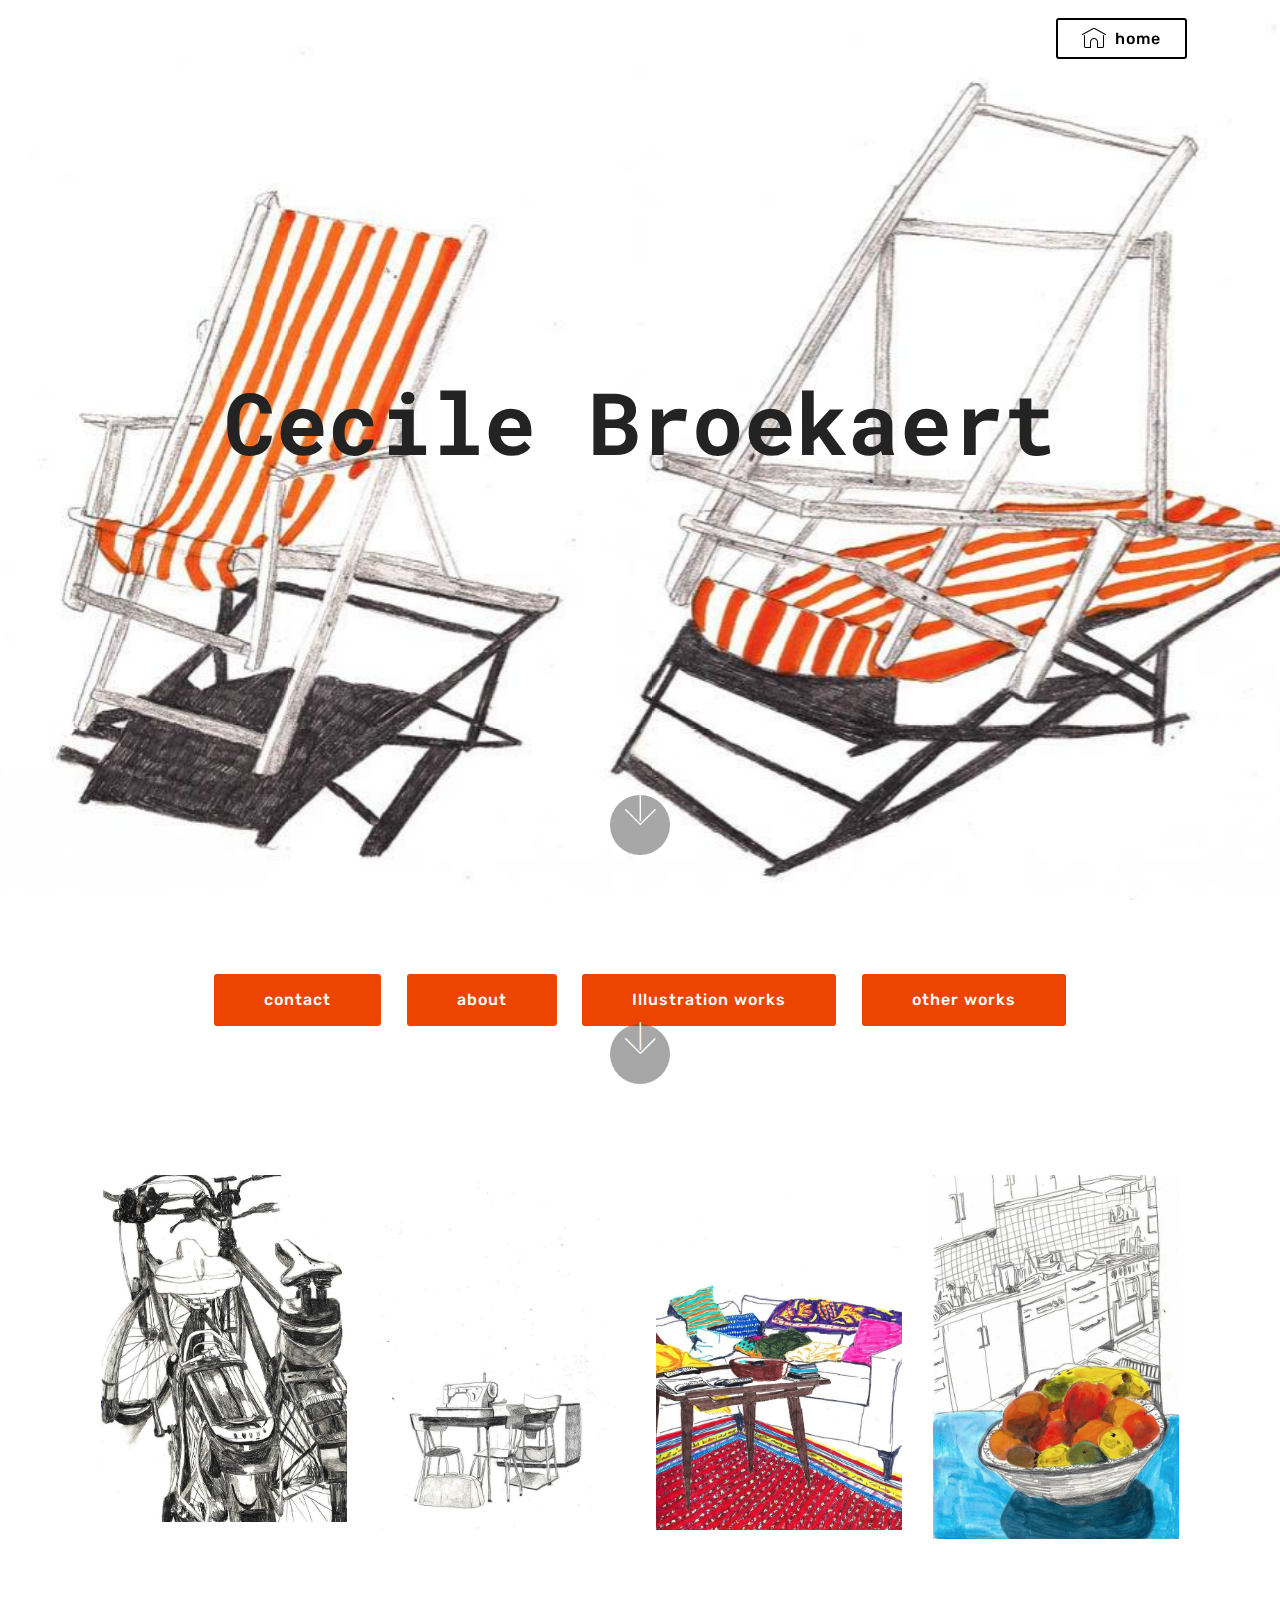
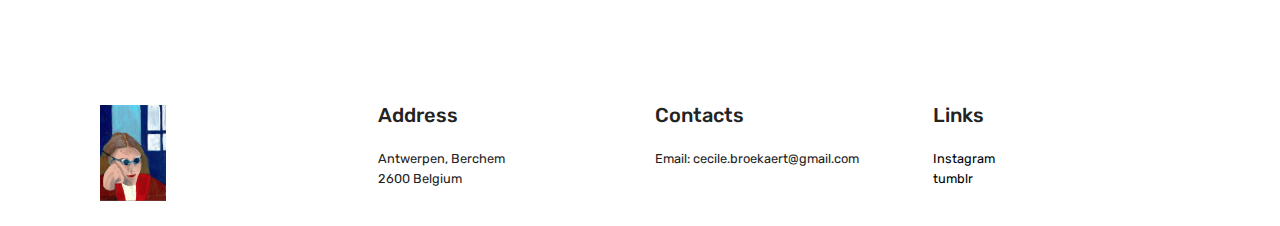
<file: index.html>
<!DOCTYPE html>
<html>
<head>
  <!-- Site made with Mobirise Website Builder v4.3.4, https://mobirise.com -->
  <meta charset="UTF-8">
  <meta http-equiv="X-UA-Compatible" content="IE=edge">
  <meta name="generator" content="Mobirise v4.3.4, mobirise.com">
  <meta name="viewport" content="width=device-width, initial-scale=1">
  <link rel="shortcut icon" href="assets/images/tumblr-oijxscodpk1uv731ho1-1280-128x94.png" type="image/x-icon">
  <meta name="description" content="">
  <title>Home</title>
  <link rel="stylesheet" href="assets/web/assets/mobirise-icons/mobirise-icons.css">
  <link rel="stylesheet" href="assets/tether/tether.min.css">
  <link rel="stylesheet" href="assets/bootstrap/css/bootstrap.min.css">
  <link rel="stylesheet" href="assets/bootstrap/css/bootstrap-grid.min.css">
  <link rel="stylesheet" href="assets/bootstrap/css/bootstrap-reboot.min.css">
  <link rel="stylesheet" href="assets/dropdown/css/style.css">
  <link rel="stylesheet" href="assets/socicon/css/styles.css">
  <link rel="stylesheet" href="assets/theme/css/style.css">
  <link rel="stylesheet" href="assets/mobirise-gallery/style.css">
  <link rel="stylesheet" href="assets/mobirise/css/mbr-additional.css" type="text/css">
  
  
  
</head>
<body>
<section class="menu cid-qyfbztLg8Z" once="menu" id="menu1-e" data-rv-view="279">

    

    <nav class="navbar navbar-expand beta-menu navbar-dropdown align-items-center navbar-fixed-top navbar-toggleable-sm bg-color transparent">
        <button class="navbar-toggler navbar-toggler-right" type="button" data-toggle="collapse" data-target="#navbarSupportedContent" aria-controls="navbarSupportedContent" aria-expanded="false" aria-label="Toggle navigation">
            <div class="hamburger">
                <span></span>
                <span></span>
                <span></span>
                <span></span>
            </div>
        </button>
        <div class="menu-logo">
            <div class="navbar-brand">
                
                
            </div>
        </div>
        <div class="collapse navbar-collapse" id="navbarSupportedContent">
            
            <div class="navbar-buttons mbr-section-btn"><a class="btn btn-sm btn-black-outline display-4" href="index.html#header12-i"><span class="mbri-home mbr-iconfont mbr-iconfont-btn" style="font-size: 24px;"></span>
                    
                    home</a></div>
        </div>
    </nav>
</section>

<section class="engine"><a href="https://mobirise.co">Mobirise</a></section><section class="cid-qyfbzvacVG mbr-fullscreen mbr-parallax-background" id="header2-f" data-rv-view="281">

    

    

    <div class="container align-center">
        <div class="row justify-content-md-center">
            <div class="mbr-white col-md-10">
                <h1 class="mbr-section-title mbr-bold pb-3 mbr-fonts-style display-1">
                    Cecile Broekaert</h1>
                
                <p class="mbr-text pb-3 mbr-fonts-style display-5"></p>
                
            </div>
        </div>
    </div>
    <div class="mbr-arrow hidden-sm-down" aria-hidden="true">
        <a href="#next">
            <i class="mbri-down mbr-iconfont"></i>
        </a>
    </div>
</section>

<section class="header12 cid-qyNUcYA5nh" id="header12-i" data-rv-view="284">

    

    

    <div class="container  ">
            <div class="media-container">
                <div class="col-md-12 align-center">
                    
                    
                    <div class="mbr-section-btn align-center py-2"><a class="btn btn-md btn-success display-4" href="index.html#footer1-1m">contact</a> <a class="btn btn-md btn-success display-4" href="page5.html#header9-1b" target="_blank">about</a> <a class="btn btn-md btn-success display-4" href="page3.html#header2-p" target="_blank">Illustration works</a> <a class="btn btn-md btn-success display-4" href="page4.html#header1-s" target="_blank">other works</a></div>

                    <div class="icons-media-container mbr-white">
                        <div class="card col-12 col-md-6 col-lg-3">
                            
                            
                        </div>

                        <div class="card col-12 col-md-6 col-lg-3">
                            
                            
                        </div>

                        <div class="card col-12 col-md-6 col-lg-3">
                            
                            
                        </div>

                        <div class="card col-12 col-md-6 col-lg-3">
                            
                            
                        </div>
                    </div>
                </div>
            </div>
    </div>

    <div class="mbr-arrow hidden-sm-down" aria-hidden="true">
        <a href="#next">
            <i class="mbri-down mbr-iconfont"></i>
        </a>
    </div>
</section>

<section class="mbr-gallery mbr-slider-carousel cid-qzxW2KdkaF" id="gallery3-1n" data-rv-view="287">

    

    <div class="container">
        <div><!-- Filter --><!-- Gallery --><div class="mbr-gallery-row"><div class="mbr-gallery-layout-default"><div><div><div class="mbr-gallery-item mbr-gallery-item--p2" data-video-url="false" data-tags="Creative"><div href="#lb-gallery3-1n" data-slide-to="0" data-toggle="modal"><img src="assets/images/2fietsen-707x1000-707x1000.jpg" alt=""><span class="icon-focus"></span></div></div><div class="mbr-gallery-item mbr-gallery-item--p2" data-video-url="false" data-tags="Responsive"><div href="#lb-gallery3-1n" data-slide-to="1" data-toggle="modal"><img src="assets/images/het-huis-van-alijn-1-692x1000-692x1000.jpg" alt=""><span class="icon-focus"></span></div></div><div class="mbr-gallery-item mbr-gallery-item--p2" data-video-url="false" data-tags="Awesome"><div href="#lb-gallery3-1n" data-slide-to="2" data-toggle="modal"><img src="assets/images/indezetel-691x1000-691x1000.jpg" alt=""><span class="icon-focus"></span></div></div><div class="mbr-gallery-item mbr-gallery-item--p2" data-video-url="false" data-tags="Responsive"><div href="#lb-gallery3-1n" data-slide-to="3" data-toggle="modal"><img src="assets/images/appelsientjes-674x1000-674x1000.jpg" alt=""><span class="icon-focus"></span></div></div></div></div><div class="clearfix"></div></div></div><!-- Lightbox --><div data-app-prevent-settings="" class="mbr-slider modal fade carousel slide" tabindex="-1" data-keyboard="true" data-interval="false" id="lb-gallery3-1n"><div class="modal-dialog"><div class="modal-content"><div class="modal-body"><div class="carousel-inner"><div class="carousel-item"><img src="assets/images/2fietsen-707x1000.jpg" alt=""></div><div class="carousel-item"><img src="assets/images/het-huis-van-alijn-1-692x1000.jpg" alt=""></div><div class="carousel-item active"><img src="assets/images/indezetel-691x1000.jpg" alt=""></div><div class="carousel-item"><img src="assets/images/appelsientjes-674x1000.jpg" alt=""></div></div><a class="carousel-control carousel-control-prev" role="button" data-slide="prev" href="#lb-gallery3-1n"><span class="mbri-left mbr-iconfont" aria-hidden="true"></span><span class="sr-only">Previous</span></a><a class="carousel-control carousel-control-next" role="button" data-slide="next" href="#lb-gallery3-1n"><span class="mbri-right mbr-iconfont" aria-hidden="true"></span><span class="sr-only">Next</span></a><a class="close" href="#" role="button" data-dismiss="modal"><span class="sr-only">Close</span></a></div></div></div></div></div>
    </div>

</section>

<section class="cid-qzxUcNUubx" id="footer1-1m" data-rv-view="306">

    

    

    <div class="container">
        <div class="media-container-row content text-white">
            <div class="col-12 col-md-3">
                <div class="media-wrap">
                    <a href="https://mobirise.com/">
                        <img src="assets/images/gekzelfportret-686x1000.jpg" alt="Mobirise" title="" media-simple="true">
                    </a>
                </div>
            </div>
            <div class="col-12 col-md-3 mbr-fonts-style display-7">
                <h5 class="pb-3">
                    Address
                </h5>
                <p class="mbr-text">Antwerpen, Berchem<br>2600 Belgium</p>
            </div>
            <div class="col-12 col-md-3 mbr-fonts-style display-7">
                <h5 class="pb-3">
                    Contacts
                </h5>
                <p class="mbr-text">
                    Email: cecile.broekaert@gmail.com
                    <br><br></p>
            </div>
            <div class="col-12 col-md-3 mbr-fonts-style display-7">
                <h5 class="pb-3">
                    Links
                </h5>
                <p class="mbr-text"><a href="https://www.instagram.com/cecile.broekaert/?hl=nl" target="_blank" class="text-black">Instagram</a><br><a class="text-black" href="http://cecilebroekaert.tumblr.com/" target="_blank">tumblr</a>
                    <br><br></p>
            </div>
        </div>
        
    </div>
</section>


  <script src="assets/web/assets/jquery/jquery.min.js"></script>
  <script src="assets/popper/popper.min.js"></script>
  <script src="assets/tether/tether.min.js"></script>
  <script src="assets/bootstrap/js/bootstrap.min.js"></script>
  <script src="assets/smooth-scroll/smooth-scroll.js"></script>
  <script src="assets/dropdown/js/script.min.js"></script>
  <script src="assets/touch-swipe/jquery.touch-swipe.min.js"></script>
  <script src="assets/masonry/masonry.pkgd.min.js"></script>
  <script src="assets/imagesloaded/imagesloaded.pkgd.min.js"></script>
  <script src="assets/bootstrap-carousel-swipe/bootstrap-carousel-swipe.js"></script>
  <script src="assets/jquery-mb-vimeo_player/jquery.mb.vimeo_player.js"></script>
  <script src="assets/jarallax/jarallax.min.js"></script>
  <script src="assets/theme/js/script.js"></script>
  <script src="assets/mobirise-gallery/player.min.js"></script>
  <script src="assets/mobirise-gallery/script.js"></script>
  <script src="assets/mobirise-slider-video/script.js"></script>
  
  
</body>
</html>
</file>
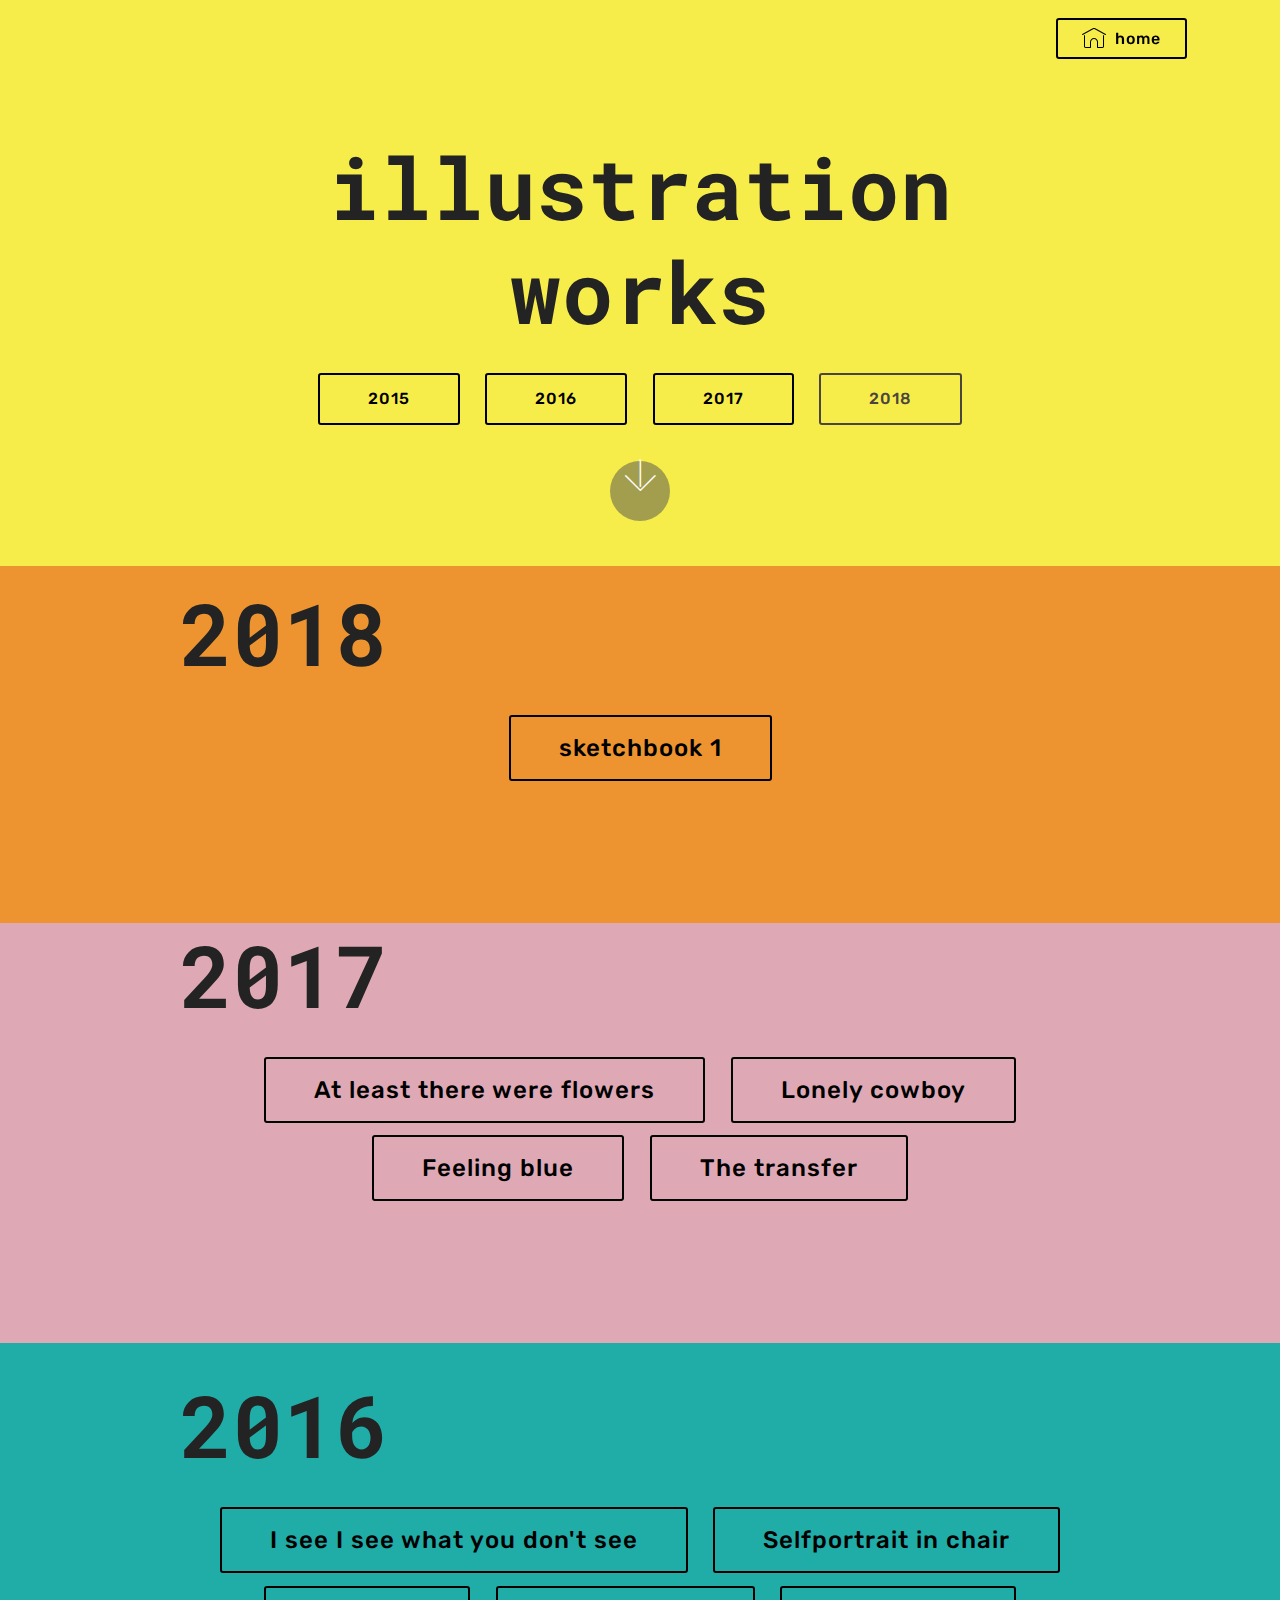
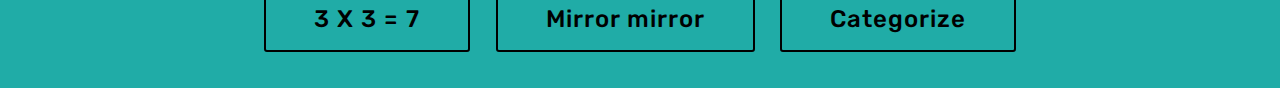
<file: page3.html>
<!DOCTYPE html>
<html>
<head>
  <!-- Site made with Mobirise Website Builder v4.3.4, https://mobirise.com -->
  <meta charset="UTF-8">
  <meta http-equiv="X-UA-Compatible" content="IE=edge">
  <meta name="generator" content="Mobirise v4.3.4, mobirise.com">
  <meta name="viewport" content="width=device-width, initial-scale=1">
  <link rel="shortcut icon" href="assets/images/tumblr-oijxscodpk1uv731ho1-1280-128x94.png" type="image/x-icon">
  <meta name="description" content="Web Page Builder Description">
  <title>illustration Works</title>
  <link rel="stylesheet" href="assets/web/assets/mobirise-icons/mobirise-icons.css">
  <link rel="stylesheet" href="assets/tether/tether.min.css">
  <link rel="stylesheet" href="assets/bootstrap/css/bootstrap.min.css">
  <link rel="stylesheet" href="assets/bootstrap/css/bootstrap-grid.min.css">
  <link rel="stylesheet" href="assets/bootstrap/css/bootstrap-reboot.min.css">
  <link rel="stylesheet" href="assets/dropdown/css/style.css">
  <link rel="stylesheet" href="assets/theme/css/style.css">
  <link rel="stylesheet" href="assets/mobirise/css/mbr-additional.css" type="text/css">
  
  
  
</head>
<body>
<section class="menu cid-qyfbztLg8Z" once="menu" id="menu1-n" data-rv-view="309">

    

    <nav class="navbar navbar-expand beta-menu navbar-dropdown align-items-center navbar-fixed-top navbar-toggleable-sm bg-color transparent">
        <button class="navbar-toggler navbar-toggler-right" type="button" data-toggle="collapse" data-target="#navbarSupportedContent" aria-controls="navbarSupportedContent" aria-expanded="false" aria-label="Toggle navigation">
            <div class="hamburger">
                <span></span>
                <span></span>
                <span></span>
                <span></span>
            </div>
        </button>
        <div class="menu-logo">
            <div class="navbar-brand">
                
                
            </div>
        </div>
        <div class="collapse navbar-collapse" id="navbarSupportedContent">
            
            <div class="navbar-buttons mbr-section-btn"><a class="btn btn-sm btn-black-outline display-4" href="index.html#header12-i"><span class="mbri-home mbr-iconfont mbr-iconfont-btn" style="font-size: 24px;"></span>
                    
                    home</a></div>
        </div>
    </nav>
</section>

<section class="engine"><a href="https://mobirise.co/o">bootstrap button</a></section><section class="cid-qzhlDHtaUI" id="header2-p" data-rv-view="311">

    

    

    <div class="container align-center">
        <div class="row justify-content-md-center">
            <div class="mbr-white col-md-10">
                <h1 class="mbr-section-title mbr-bold pb-3 mbr-fonts-style display-1">illustration works</h1>
                
                
                <div class="mbr-section-btn"><a class="btn btn-md btn-black-outline display-4" href="page3.html#header1-u">2015</a> <a class="btn btn-md btn-black-outline display-4" href="page3.html#header1-u">2016</a> <a class="btn btn-md btn-black-outline display-4" href="page3.html#header1-27">2017</a>
                    <a class="btn btn-md btn-info-outline display-4" href="page3.html#header1-3f" target="_blank">2018</a></div>
            </div>
        </div>
    </div>
    <div class="mbr-arrow hidden-sm-down" aria-hidden="true">
        <a href="#next">
            <i class="mbri-down mbr-iconfont"></i>
        </a>
    </div>
</section>

<section class="header1 cid-qJc2Xsv8uM" id="header1-3f" data-rv-view="314">

    

    

    <div class="container">
        <div class="row justify-content-md-center">
            <div class="mbr-white col-md-10">
                <h1 class="mbr-section-title align-center mbr-bold pb-3 mbr-fonts-style display-1">
                    2018</h1>
                
                
                <div class="mbr-section-btn align-center"><a class="btn btn-md btn-black-outline display-5" href="page8.html#content5-3j" target="_blank">sketchbook 1</a></div>
            </div>
        </div>
    </div>

</section>

<section class="header1 cid-qAGF85KV3L" id="header1-27" data-rv-view="317">

    

    

    <div class="container">
        <div class="row justify-content-md-center">
            <div class="mbr-white col-md-10">
                <h1 class="mbr-section-title align-center mbr-bold pb-3 mbr-fonts-style display-1">
                    2017</h1>
                
                
                <div class="mbr-section-btn align-center"><a class="btn btn-md btn-black-outline display-5" href="page7.html#header4-2f">At least there were flowers</a>
                    <a class="btn btn-md btn-black-outline display-5" href="page7.html#header4-2g">Lonely cowboy</a>  <a class="btn btn-md btn-black-outline display-5" href="page7.html#content5-35">Feeling blue</a> <a class="btn btn-md btn-black-outline display-5" href="page7.html#content5-33">The transfer</a></div>
            </div>
        </div>
    </div>

</section>

<section class="header1 cid-qzhCR5n9O6" id="header1-u" data-rv-view="320">

    

    

    <div class="container">
        <div class="row justify-content-md-center">
            <div class="mbr-white col-md-10">
                <h1 class="mbr-section-title align-center mbr-bold pb-3 mbr-fonts-style display-1">
                    2016</h1>
                
                
                <div class="mbr-section-btn align-center"><a class="btn btn-md btn-black-outline display-5" href="page6.html#header4-2l">I see I see what you don't see</a>  <a class="btn btn-md btn-black-outline display-5" href="page6.html#header4-2p">Selfportrait in chair</a> <a class="btn btn-md btn-black-outline display-5" href="page6.html#header4-2r">3 X 3 = 7</a> <a class="btn btn-md btn-black-outline display-5" href="page6.html#header4-30">Mirror mirror</a> <a class="btn btn-md btn-black-outline display-5" href="page6.html#header4-31">Categorize</a></div>
            </div>
        </div>
    </div>

</section>


  <script src="assets/web/assets/jquery/jquery.min.js"></script>
  <script src="assets/popper/popper.min.js"></script>
  <script src="assets/tether/tether.min.js"></script>
  <script src="assets/bootstrap/js/bootstrap.min.js"></script>
  <script src="assets/smooth-scroll/smooth-scroll.js"></script>
  <script src="assets/dropdown/js/script.min.js"></script>
  <script src="assets/touch-swipe/jquery.touch-swipe.min.js"></script>
  <script src="assets/theme/js/script.js"></script>
  
  
</body>
</html>
</file>
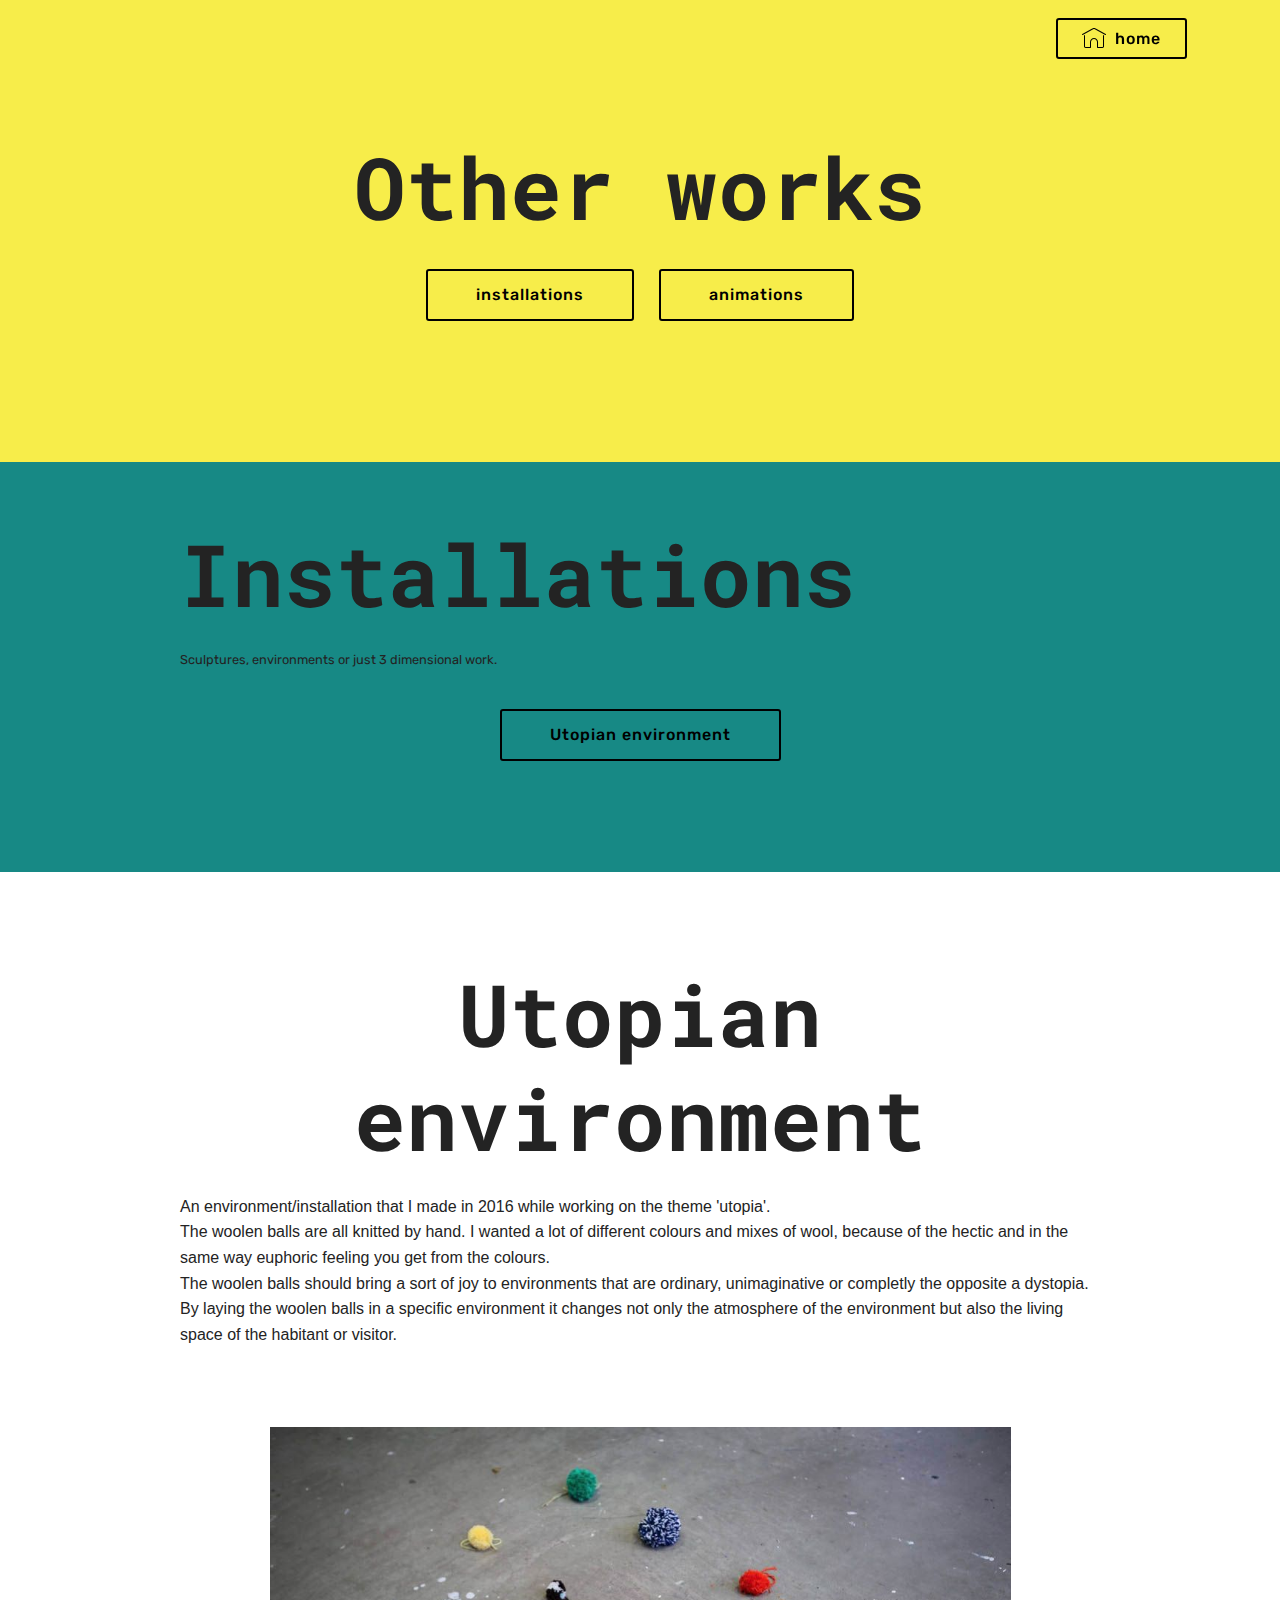
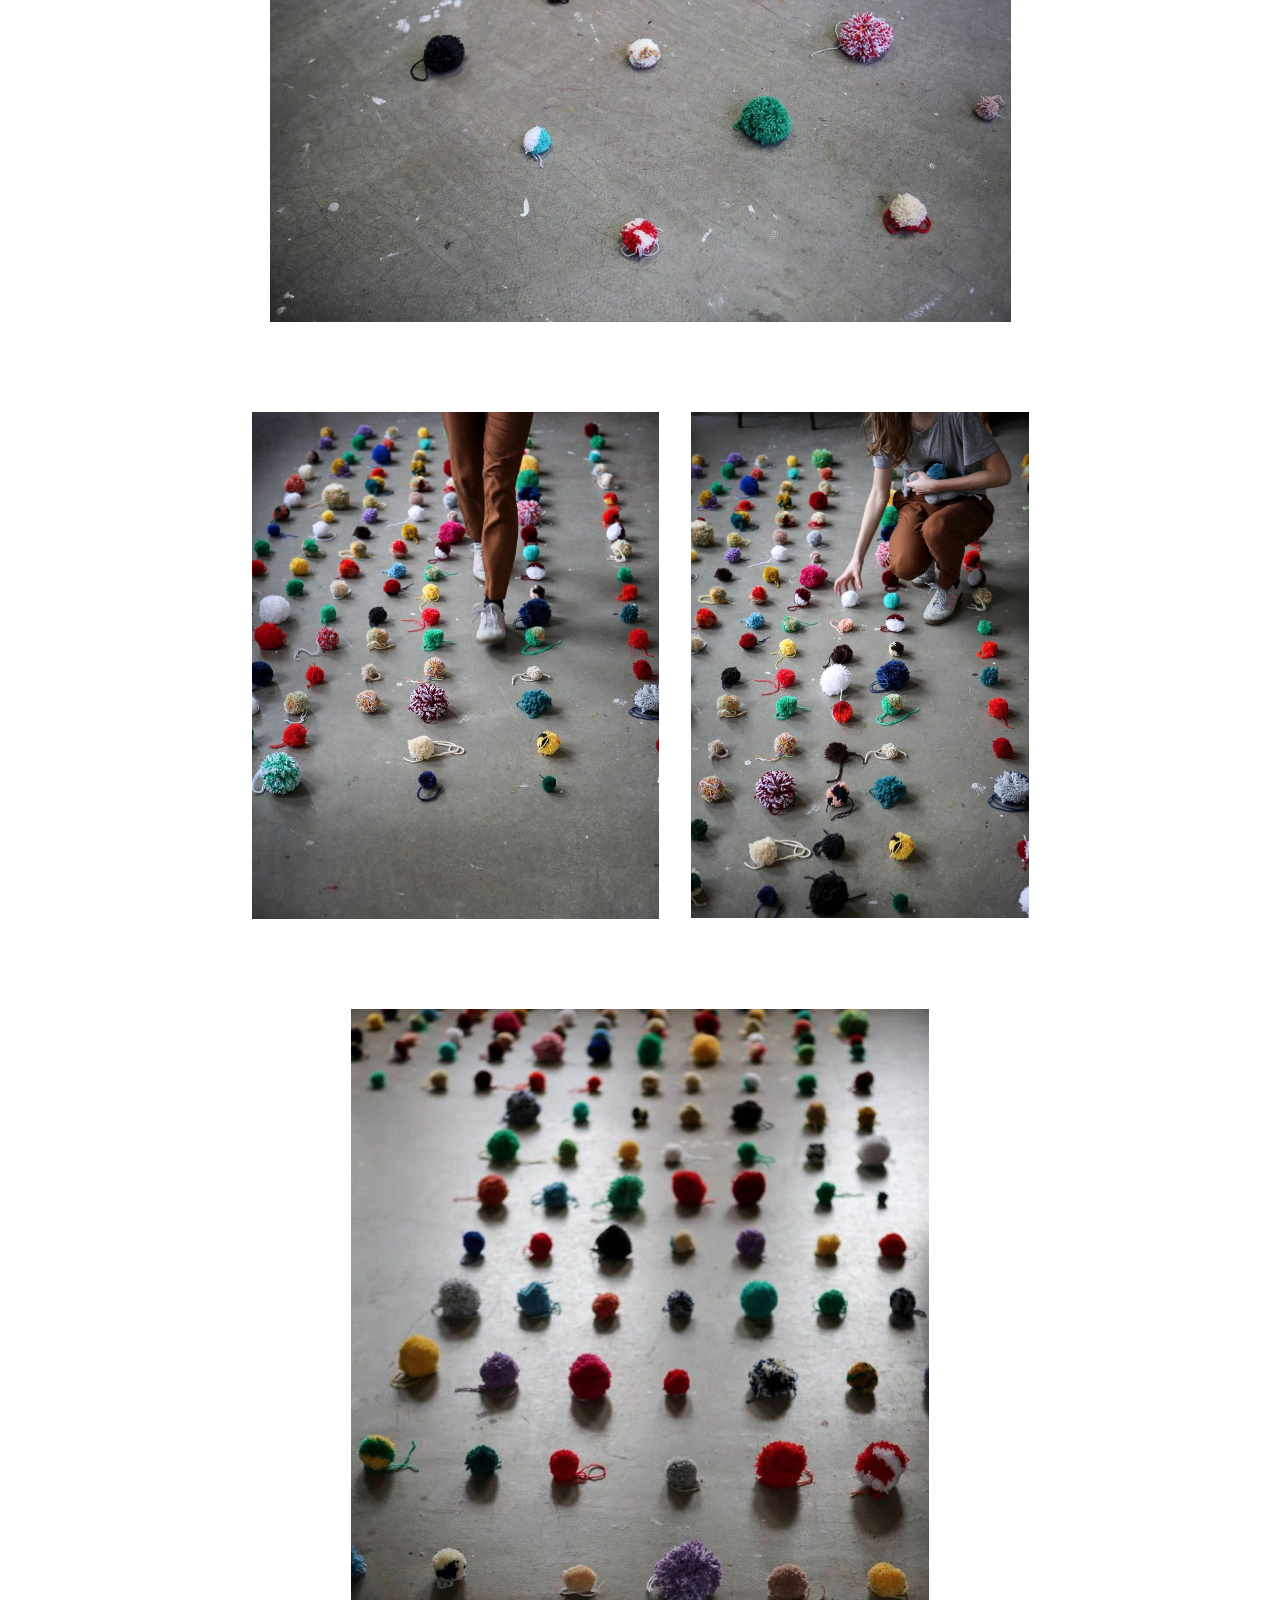
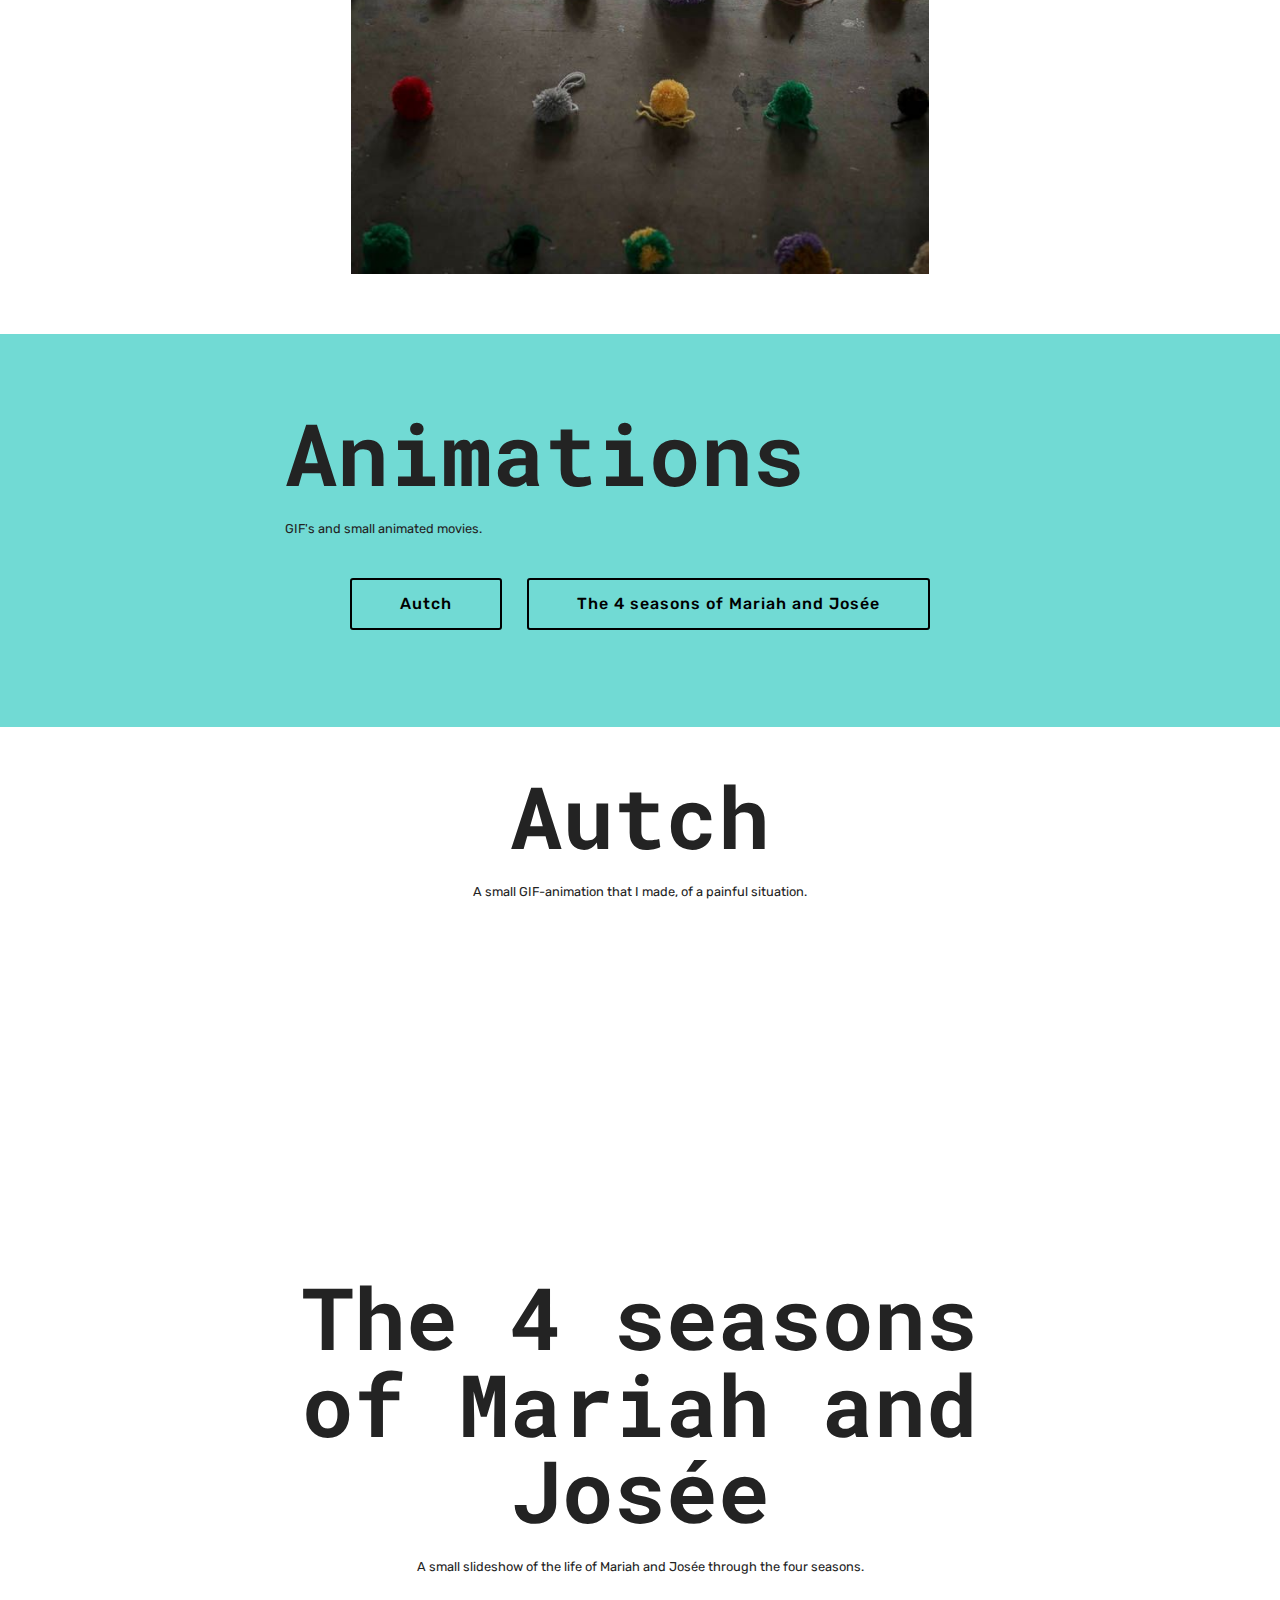
<file: page4.html>
<!DOCTYPE html>
<html>
<head>
  <!-- Site made with Mobirise Website Builder v4.3.4, https://mobirise.com -->
  <meta charset="UTF-8">
  <meta http-equiv="X-UA-Compatible" content="IE=edge">
  <meta name="generator" content="Mobirise v4.3.4, mobirise.com">
  <meta name="viewport" content="width=device-width, initial-scale=1">
  <link rel="shortcut icon" href="assets/images/tumblr-oijxscodpk1uv731ho1-1280-128x94.png" type="image/x-icon">
  <meta name="description" content="Site Builder Description">
  <title>Other works</title>
  <link rel="stylesheet" href="assets/web/assets/mobirise-icons/mobirise-icons.css">
  <link rel="stylesheet" href="assets/tether/tether.min.css">
  <link rel="stylesheet" href="assets/bootstrap/css/bootstrap.min.css">
  <link rel="stylesheet" href="assets/bootstrap/css/bootstrap-grid.min.css">
  <link rel="stylesheet" href="assets/bootstrap/css/bootstrap-reboot.min.css">
  <link rel="stylesheet" href="assets/dropdown/css/style.css">
  <link rel="stylesheet" href="assets/theme/css/style.css">
  <link rel="stylesheet" href="assets/mobirise/css/mbr-additional.css" type="text/css">
  
  
  
</head>
<body>
<section class="menu cid-qyfbztLg8Z" once="menu" id="menu1-o" data-rv-view="323">

    

    <nav class="navbar navbar-expand beta-menu navbar-dropdown align-items-center navbar-fixed-top navbar-toggleable-sm bg-color transparent">
        <button class="navbar-toggler navbar-toggler-right" type="button" data-toggle="collapse" data-target="#navbarSupportedContent" aria-controls="navbarSupportedContent" aria-expanded="false" aria-label="Toggle navigation">
            <div class="hamburger">
                <span></span>
                <span></span>
                <span></span>
                <span></span>
            </div>
        </button>
        <div class="menu-logo">
            <div class="navbar-brand">
                
                
            </div>
        </div>
        <div class="collapse navbar-collapse" id="navbarSupportedContent">
            
            <div class="navbar-buttons mbr-section-btn"><a class="btn btn-sm btn-black-outline display-4" href="index.html#header12-i"><span class="mbri-home mbr-iconfont mbr-iconfont-btn" style="font-size: 24px;"></span>
                    
                    home</a></div>
        </div>
    </nav>
</section>

<section class="engine"><a href="https://mobirise.co">Mobirise</a></section><section class="header1 cid-qzhzpzs9C4" id="header1-s" data-rv-view="325">

    

    

    <div class="container">
        <div class="row justify-content-md-center">
            <div class="mbr-white col-md-10">
                <h1 class="mbr-section-title align-center mbr-bold pb-3 mbr-fonts-style display-1">Other works</h1>
                
                
                <div class="mbr-section-btn align-center"><a class="btn btn-md btn-black-outline display-4" href="page4.html#header1-1q">installations
                        </a> <a class="btn btn-md btn-black-outline display-4" href="page4.html#content5-20">animations</a></div>
            </div>
        </div>
    </div>

</section>

<section class="header1 cid-qA0SL2uSqF" id="header1-1q" data-rv-view="328">

    

    

    <div class="container">
        <div class="row justify-content-md-center">
            <div class="mbr-white col-md-10">
                <h1 class="mbr-section-title align-center mbr-bold pb-3 mbr-fonts-style display-1">
                    Installations</h1>
                
                <p class="mbr-text align-center pb-3 mbr-fonts-style display-7">Sculptures, environments or just 3 dimensional work.&nbsp;</p>
                <div class="mbr-section-btn align-center"><a class="btn btn-md btn-black-outline display-4" href="page4.html#header4-1r">
                        Utopian environment</a></div>
            </div>
        </div>
    </div>

</section>

<section class="header4 cid-qA0V7ORMCP" id="header4-1r" data-rv-view="331">

    

    

    <div class="container">
        <div class="row justify-content-md-center">
            <div class="media-content col-md-10">
                <h1 class="mbr-section-title align-center mbr-white pb-3 mbr-bold mbr-fonts-style display-1">
                    Utopian environment</h1>
                
                <div class="mbr-text align-center mbr-white pb-3">
                    <p>An environment/installation that I made in 2016 while working on the theme 'utopia'. &nbsp;&nbsp;&nbsp;&nbsp;&nbsp;&nbsp;&nbsp;&nbsp;&nbsp;&nbsp;&nbsp;&nbsp;&nbsp;&nbsp;&nbsp;&nbsp;&nbsp;&nbsp;&nbsp;&nbsp;&nbsp;&nbsp;&nbsp;&nbsp;<br>The woolen balls are all knitted by hand. I wanted a lot of different colours and mixes of wool, because of the hectic and in the same way euphoric feeling you get from the colours.<br>The woolen balls should bring a sort of joy to environments that are ordinary, unimaginative&nbsp;or completly the opposite a dystopia. By laying the woolen balls in a specific environment it changes not only the&nbsp;atmosphere of the environment but also the living space of the habitant or visitor.&nbsp;</p><p></p>
                </div>
                
            </div>
        
            <div class="mbr-figure pt-5" style="width: 65%;">
                <img src="assets/images/12295006-749739028490543-1908088898-o-1000x667.jpg" alt="Mobirise" title="" media-simple="true">
            </div>
        </div>
    </div>
</section>

<section class="cid-qA1nEwUOIn" id="image4-1s" data-rv-view="334">
    <!-- Block parameters controls (Blue "Gear" panel) -->
    
    <!-- End block parameters -->
    <div class="container images-container">
            <div class="media-container-row" style="width: 70%;">
                <div class="img-item item1" style="width: 125%;">
                    <img src="assets/images/12421986-749739311823848-271561624-o-804x1000.jpg" alt="" title="" media-simple="true">
                    
                </div>
                <div class="img-item">
                    <img src="assets/images/12596746-749739731823806-1954475126-o-667x1000.jpg" alt="" title="" media-simple="true">
                    
                </div>
            </div>
    </div>
</section>

<section class="cid-qA1nUK6ZMS" id="image2-1t" data-rv-view="336">

    

    <figure class="mbr-figure container">
        <div class="image-block" style="width: 52%;">
            <img src="assets/images/12789664-749739858490460-1121049909-o-667x1000.jpg" alt="Mobirise" title="" media-simple="true">
            
        </div>
    </figure>
</section>

<section class="mbr-section content5 cid-qAcFNMRkKC" id="content5-20" data-rv-view="338">

    

    

    <div class="container">
        <div class="media-container-row">
            <div class="title col-12 col-md-8">
                <h2 class="align-center mbr-bold mbr-white pb-3 mbr-fonts-style display-1">
                    Animations</h2>
                
                <p class="mbr-text align-center mbr-white pb-3 mbr-fonts-style display-7">GIF's and small animated movies.</p>
                <div class="mbr-section-btn align-center"><a class="btn btn-black-outline display-4" href="page4.html#content5-21">Autch</a> <a class="btn btn-black-outline display-4" href="page4.html#content5-3e">The 4 seasons of Mariah and Josée</a></div>
            </div>
        </div>
    </div>
</section>

<section class="mbr-section content5 cid-qAcGMp0Gjw" id="content5-21" data-rv-view="341">

    

    

    <div class="container">
        <div class="media-container-row">
            <div class="title col-12 col-md-8">
                <h2 class="align-center mbr-bold mbr-white pb-3 mbr-fonts-style display-1">
                    Autch</h2>
                
                <p class="mbr-text align-center mbr-white pb-3 mbr-fonts-style display-7">
                    A small GIF-animation that I made, of a painful situation.
                </p>
                
            </div>
        </div>
    </div>
</section>

<section class="cid-qAcFePGWHf" id="video3-1y" data-rv-view="344">

    
    
    <figure class="mbr-figure align-center container">
        <div class="video-block" style="width: 35%;">
            <div><iframe class="mbr-embedded-video" src="https://player.vimeo.com/video/241309768?autoplay=1&amp;loop=1" width="1280" height="720" frameborder="0" allowfullscreen></iframe></div>
        </div>
    </figure>
</section>

<section class="mbr-section content5 cid-qJc1JDCTnl" id="content5-3e" data-rv-view="346">

    

    

    <div class="container">
        <div class="media-container-row">
            <div class="title col-12 col-md-8">
                <h2 class="align-center mbr-bold mbr-white pb-3 mbr-fonts-style display-1">The 4 seasons of Mariah and Josée</h2>
                
                <p class="mbr-text align-center mbr-white pb-3 mbr-fonts-style display-7">
                    A small slideshow of the life of Mariah and Josée through the four seasons.</p>
                
            </div>
        </div>
    </div>
</section>

<section class="cid-qJc1DLOQV6" id="video3-3d" data-rv-view="349">

    
    
    <figure class="mbr-figure align-center container">
        <div class="video-block" style="width: 80%;">
            <div><iframe class="mbr-embedded-video" src="https://player.vimeo.com/video/252594622?autoplay=0&amp;loop=1" width="1280" height="720" frameborder="0" allowfullscreen></iframe></div>
        </div>
    </figure>
</section>


  <script src="assets/web/assets/jquery/jquery.min.js"></script>
  <script src="assets/popper/popper.min.js"></script>
  <script src="assets/tether/tether.min.js"></script>
  <script src="assets/bootstrap/js/bootstrap.min.js"></script>
  <script src="assets/smooth-scroll/smooth-scroll.js"></script>
  <script src="assets/dropdown/js/script.min.js"></script>
  <script src="assets/touch-swipe/jquery.touch-swipe.min.js"></script>
  <script src="assets/theme/js/script.js"></script>
  
  
</body>
</html>
</file>
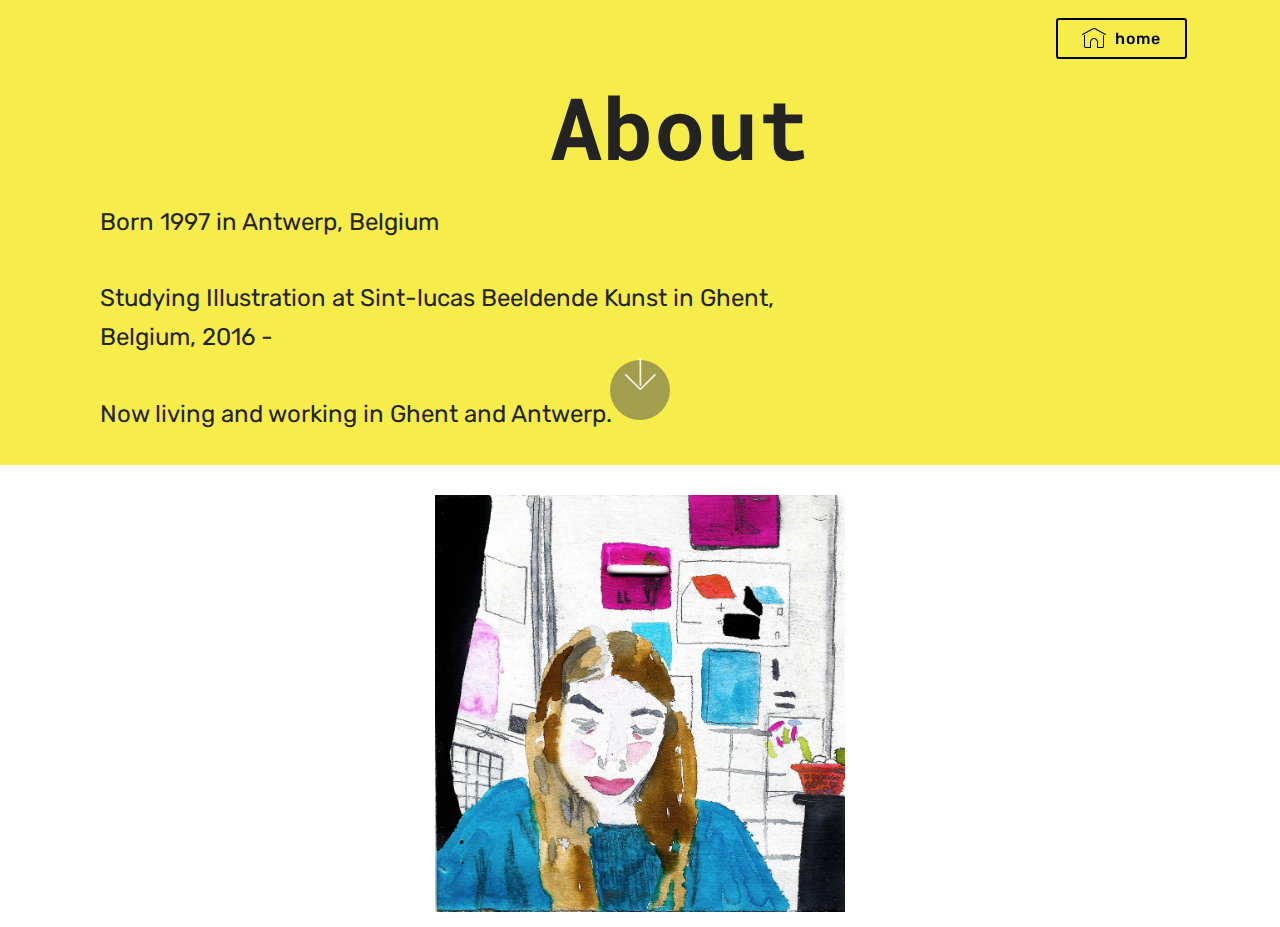
<file: page5.html>
<!DOCTYPE html>
<html>
<head>
  <!-- Site made with Mobirise Website Builder v4.3.4, https://mobirise.com -->
  <meta charset="UTF-8">
  <meta http-equiv="X-UA-Compatible" content="IE=edge">
  <meta name="generator" content="Mobirise v4.3.4, mobirise.com">
  <meta name="viewport" content="width=device-width, initial-scale=1">
  <link rel="shortcut icon" href="assets/images/tumblr-oijxscodpk1uv731ho1-1280-128x94.png" type="image/x-icon">
  <meta name="description" content="Web Creator Description">
  <title>About</title>
  <link rel="stylesheet" href="assets/web/assets/mobirise-icons/mobirise-icons.css">
  <link rel="stylesheet" href="assets/tether/tether.min.css">
  <link rel="stylesheet" href="assets/bootstrap/css/bootstrap.min.css">
  <link rel="stylesheet" href="assets/bootstrap/css/bootstrap-grid.min.css">
  <link rel="stylesheet" href="assets/bootstrap/css/bootstrap-reboot.min.css">
  <link rel="stylesheet" href="assets/dropdown/css/style.css">
  <link rel="stylesheet" href="assets/theme/css/style.css">
  <link rel="stylesheet" href="assets/mobirise/css/mbr-additional.css" type="text/css">
  
  
  
</head>
<body>
<section class="menu cid-qyfbztLg8Z" once="menu" id="menu1-19" data-rv-view="356">

    

    <nav class="navbar navbar-expand beta-menu navbar-dropdown align-items-center navbar-fixed-top navbar-toggleable-sm bg-color transparent">
        <button class="navbar-toggler navbar-toggler-right" type="button" data-toggle="collapse" data-target="#navbarSupportedContent" aria-controls="navbarSupportedContent" aria-expanded="false" aria-label="Toggle navigation">
            <div class="hamburger">
                <span></span>
                <span></span>
                <span></span>
                <span></span>
            </div>
        </button>
        <div class="menu-logo">
            <div class="navbar-brand">
                
                
            </div>
        </div>
        <div class="collapse navbar-collapse" id="navbarSupportedContent">
            
            <div class="navbar-buttons mbr-section-btn"><a class="btn btn-sm btn-black-outline display-4" href="index.html#header12-i"><span class="mbri-home mbr-iconfont mbr-iconfont-btn" style="font-size: 24px;"></span>
                    
                    home</a></div>
        </div>
    </nav>
</section>

<section class="engine"><a href="https://mobirise.co/h">how to make a website for free</a></section><section class="header9 cid-qzhY7RYJOQ" id="header9-1b" data-rv-view="351">

    

    

    <div class="container">
        <div class="media-container-column mbr-white col-md-8">
            <h1 class="mbr-section-title align-left mbr-bold pb-3 mbr-fonts-style display-1">About</h1>
            
            <p class="mbr-text align-left pb-3 mbr-fonts-style display-5">Born 1997 in Antwerp, Belgium<br><br>Studying Illustration at Sint-lucas Beeldende Kunst in Ghent, Belgium, 2016 -<br><br>Now living and working in Ghent and Antwerp.</p>
            
        </div>
    </div>

    <div class="mbr-arrow hidden-sm-down" aria-hidden="true">
        <a href="#next">
            <i class="mbri-down mbr-iconfont"></i>
        </a>
    </div>
</section>

<section class="cid-qzy0trEPD2" id="image2-1o" data-rv-view="354">

    

    <figure class="mbr-figure container">
        <div class="image-block" style="width: 37%;">
            <img src="assets/images/zelfopkot-kopie-985x1000.jpg" alt="Mobirise" title="" media-simple="true">
            
        </div>
    </figure>
</section>


  <script src="assets/web/assets/jquery/jquery.min.js"></script>
  <script src="assets/popper/popper.min.js"></script>
  <script src="assets/tether/tether.min.js"></script>
  <script src="assets/bootstrap/js/bootstrap.min.js"></script>
  <script src="assets/smooth-scroll/smooth-scroll.js"></script>
  <script src="assets/dropdown/js/script.min.js"></script>
  <script src="assets/touch-swipe/jquery.touch-swipe.min.js"></script>
  <script src="assets/theme/js/script.js"></script>
  
  
</body>
</html>
</file>
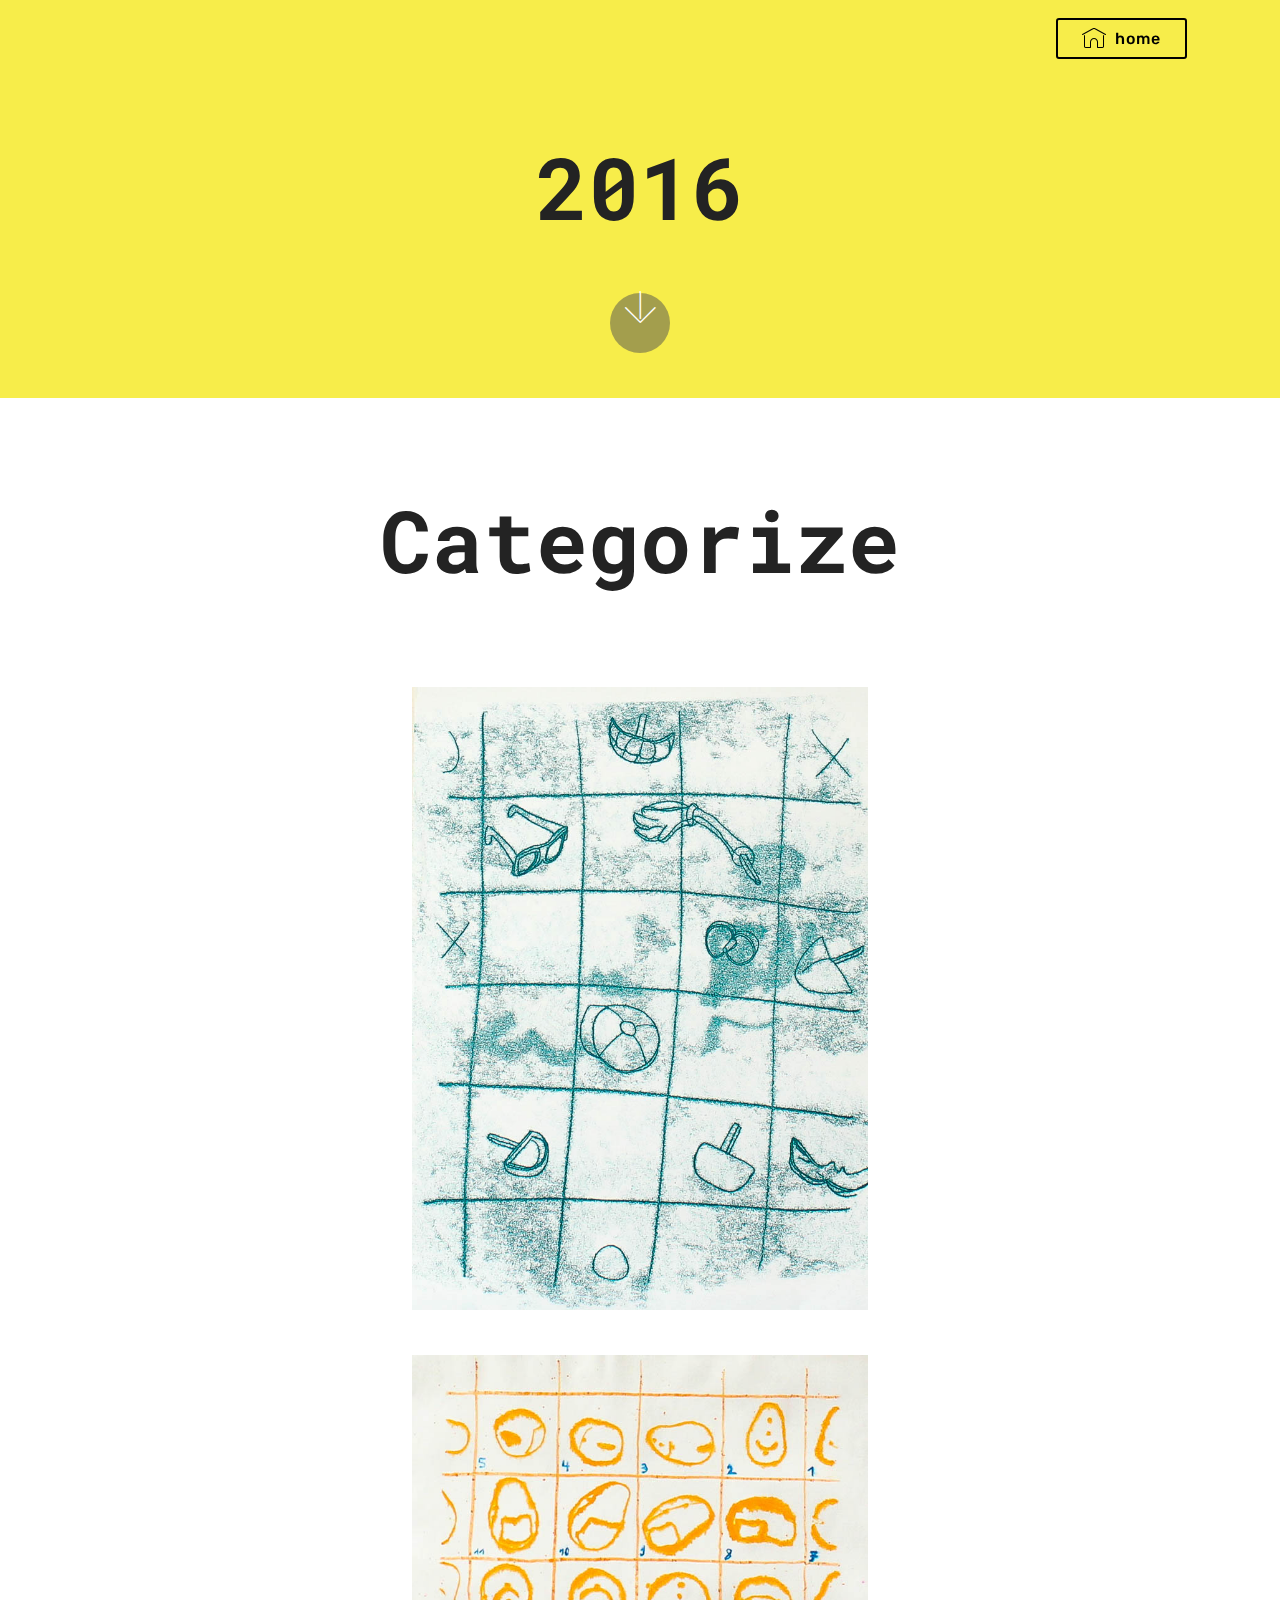
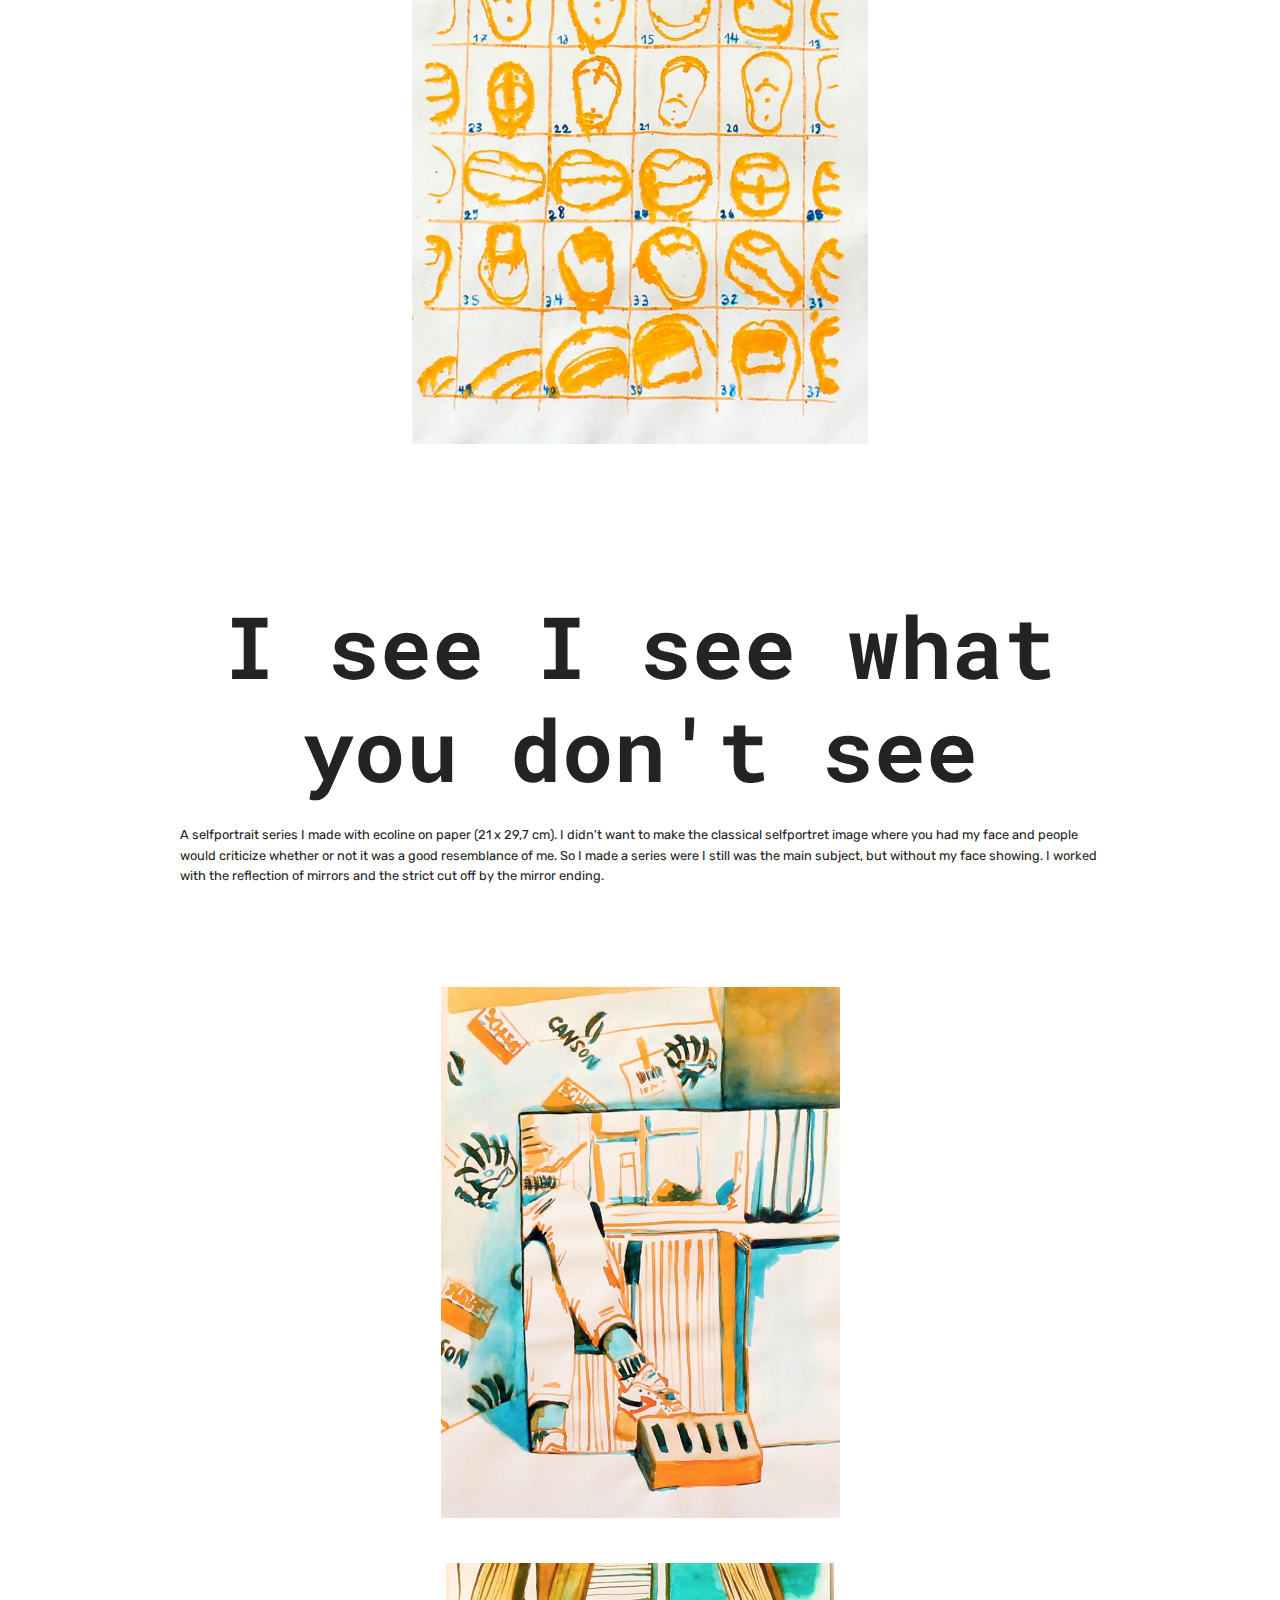
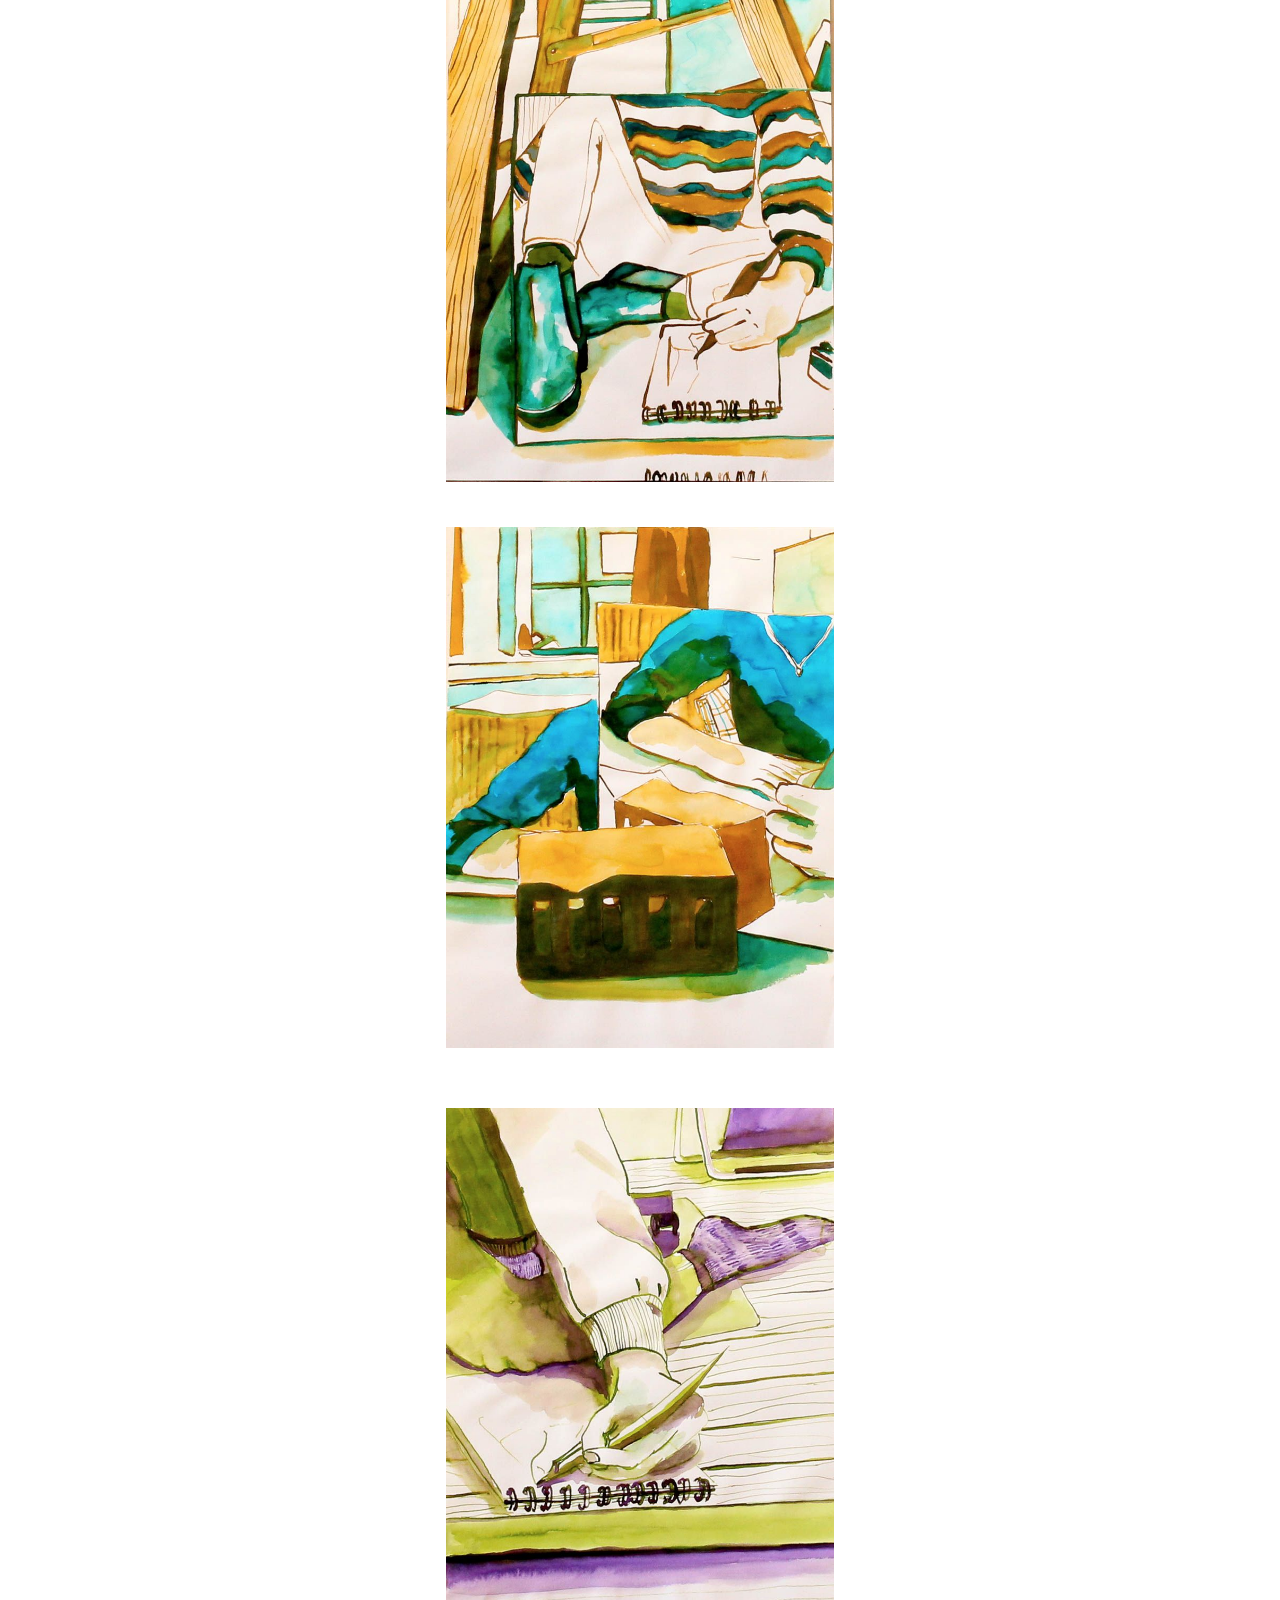
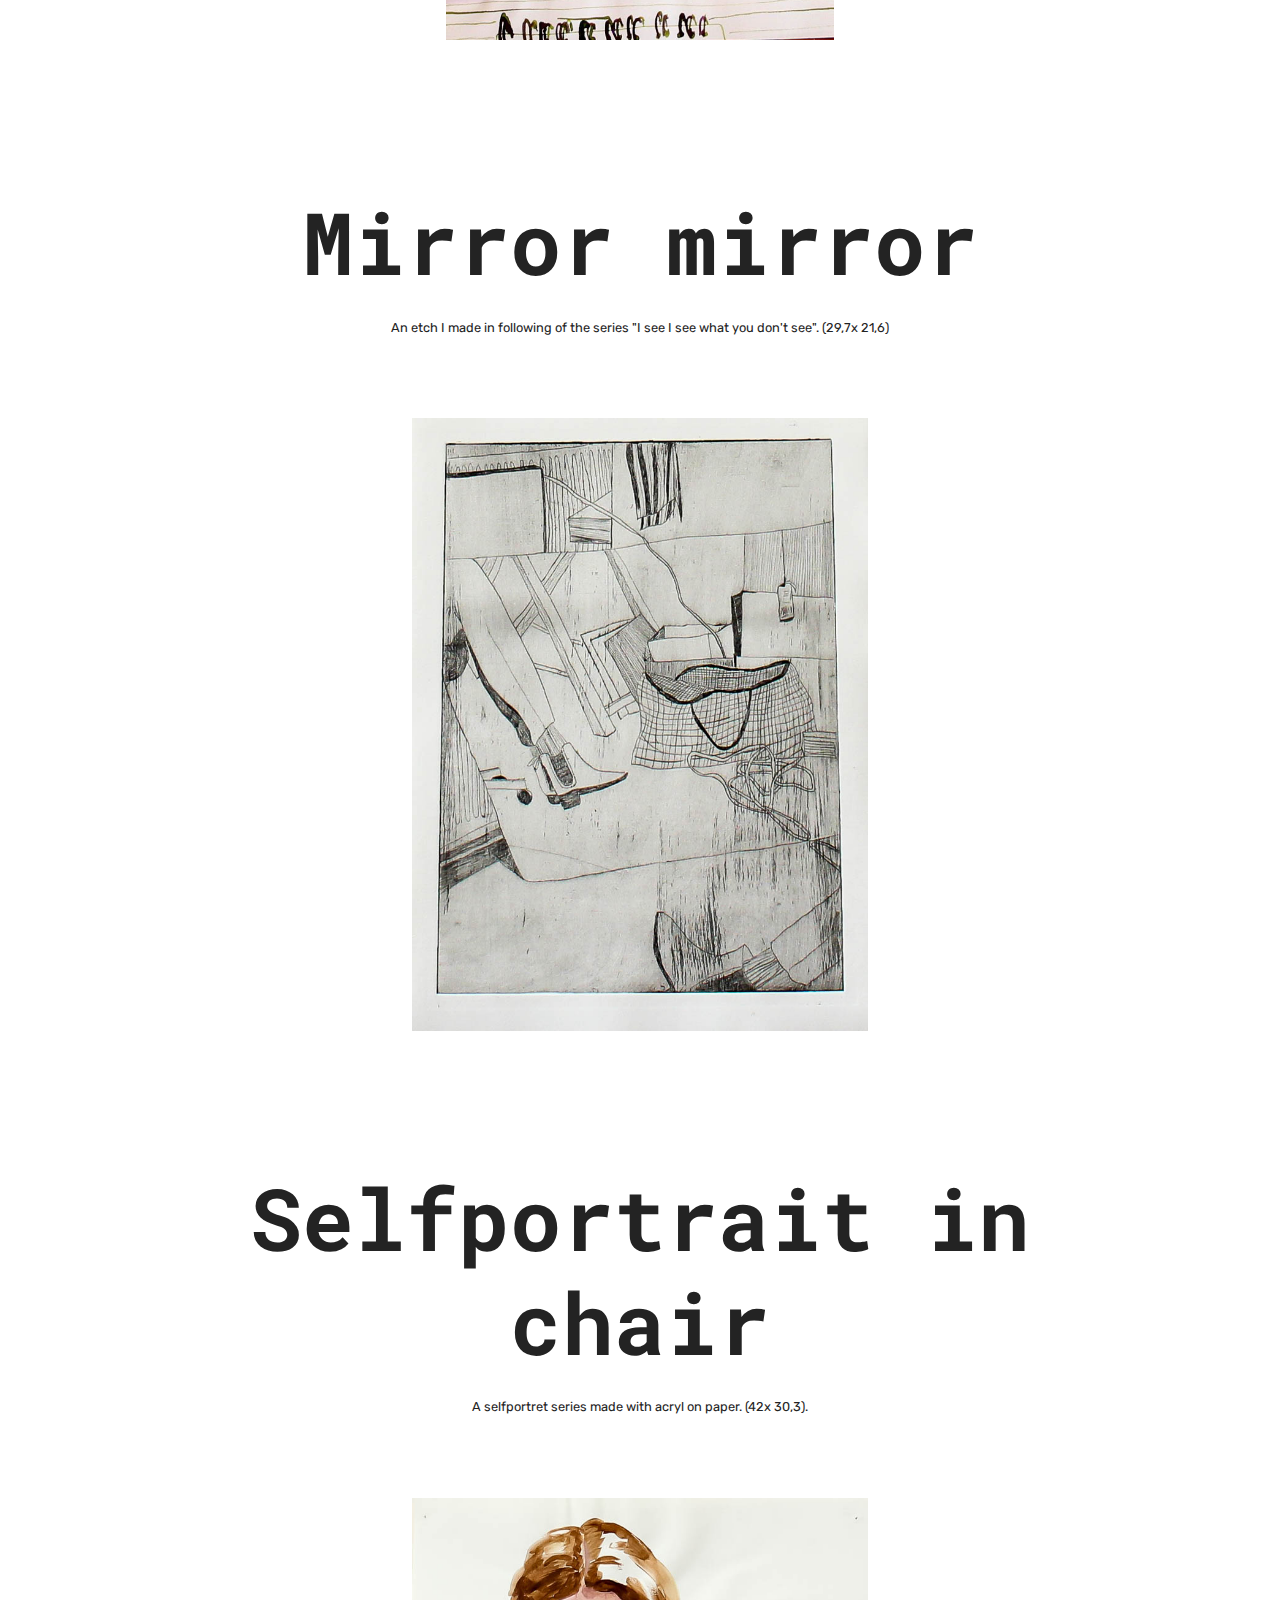
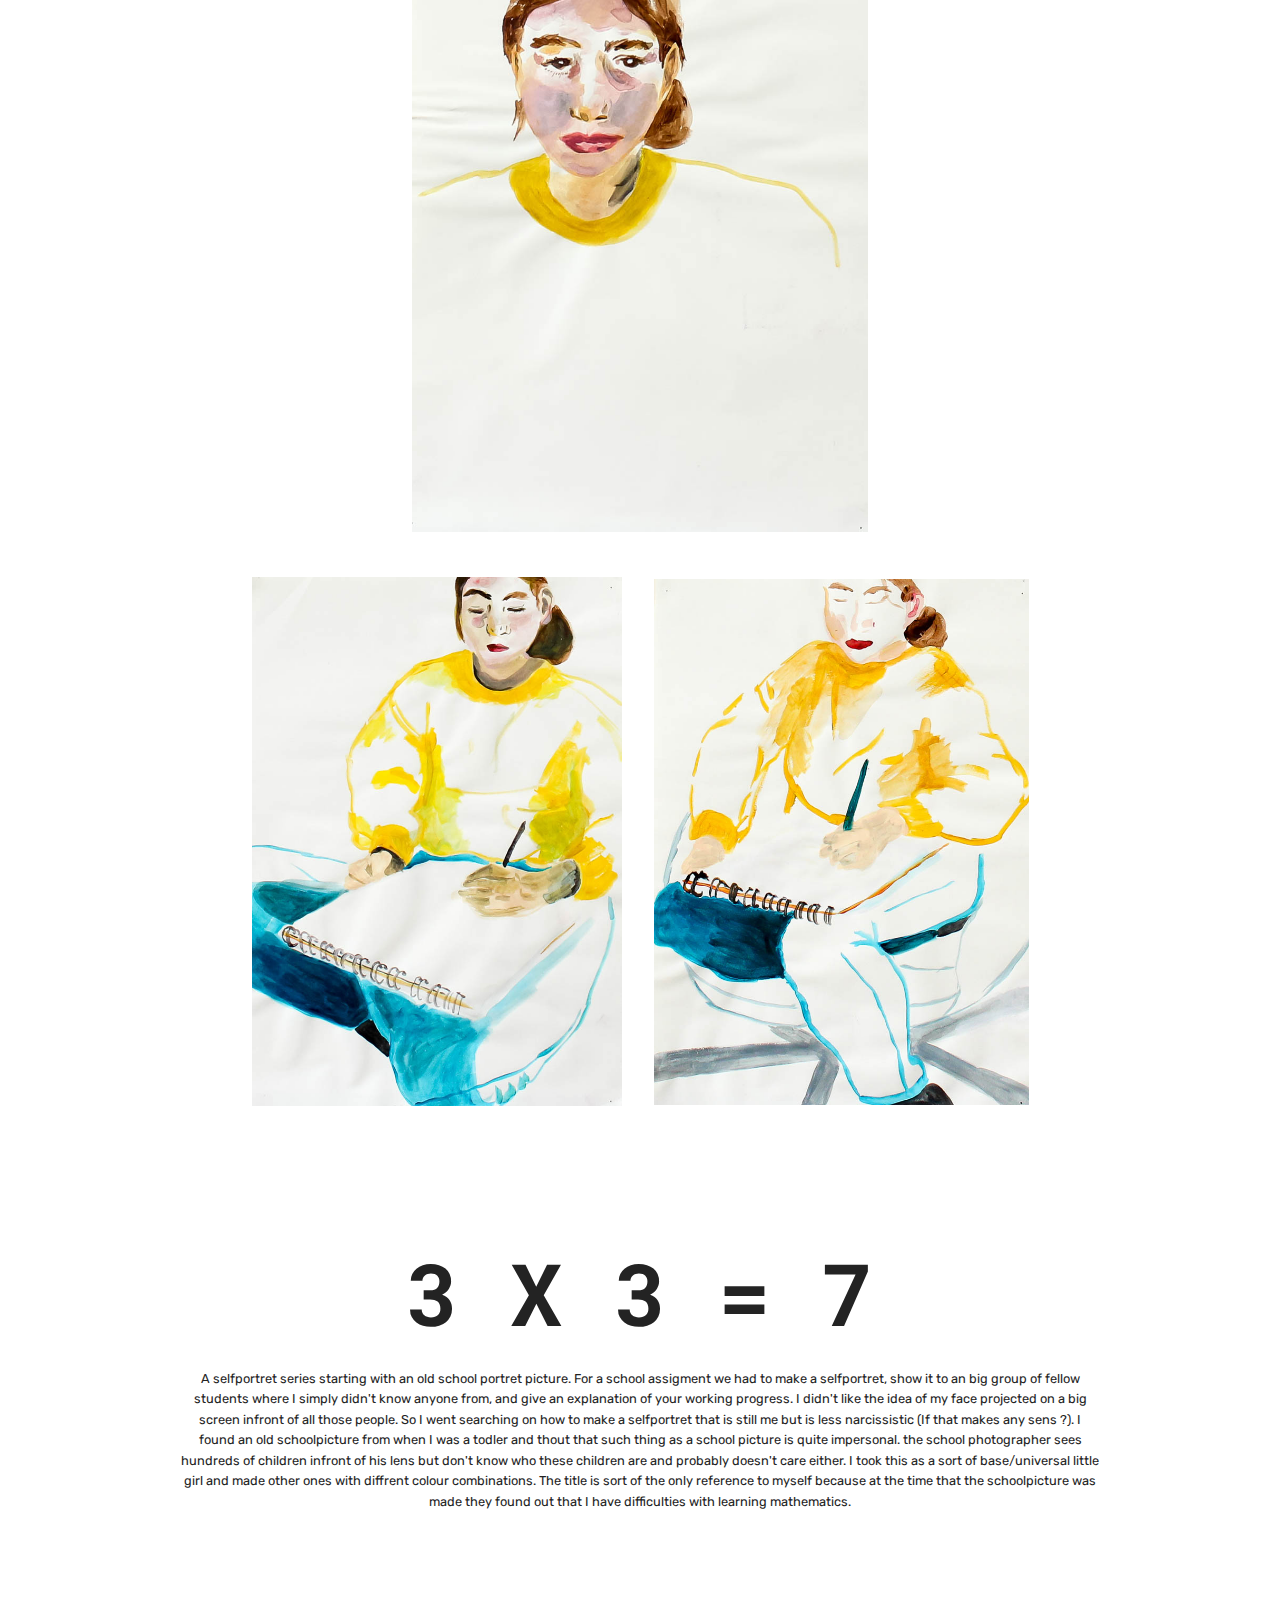
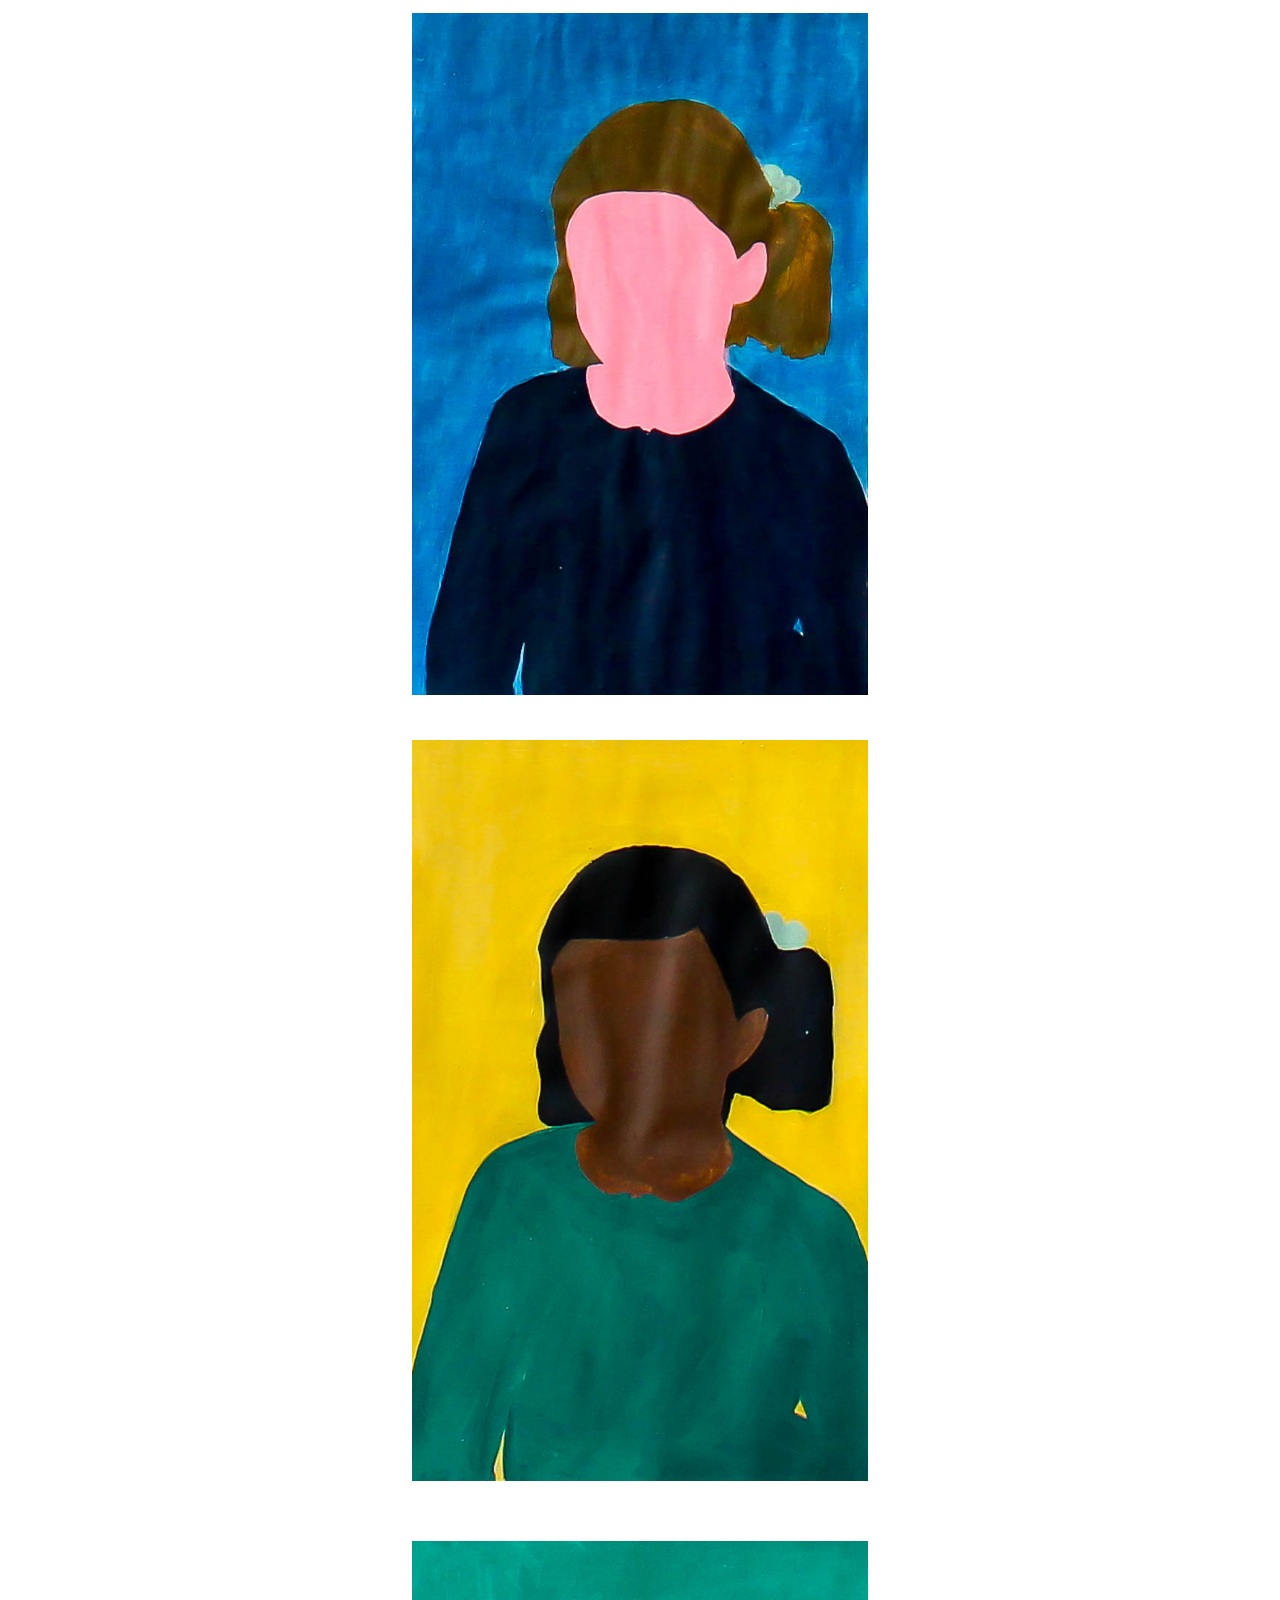
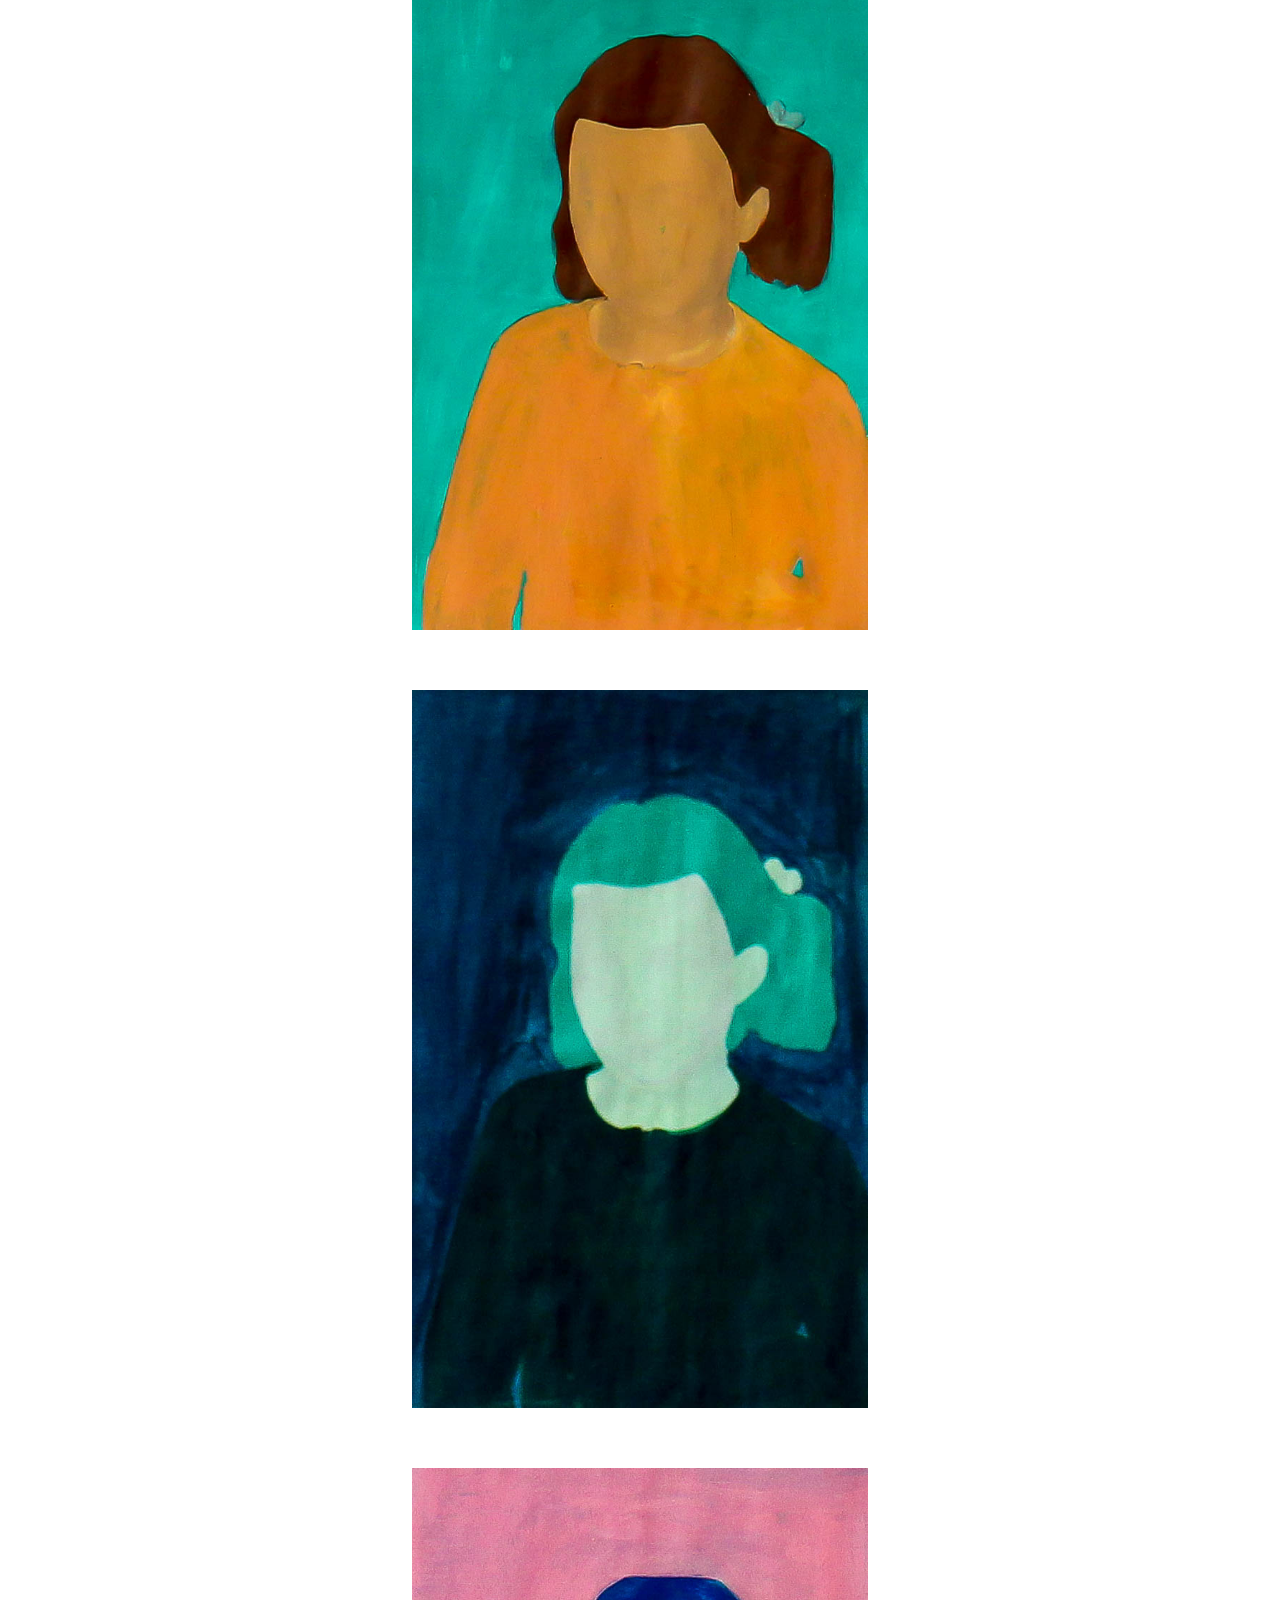
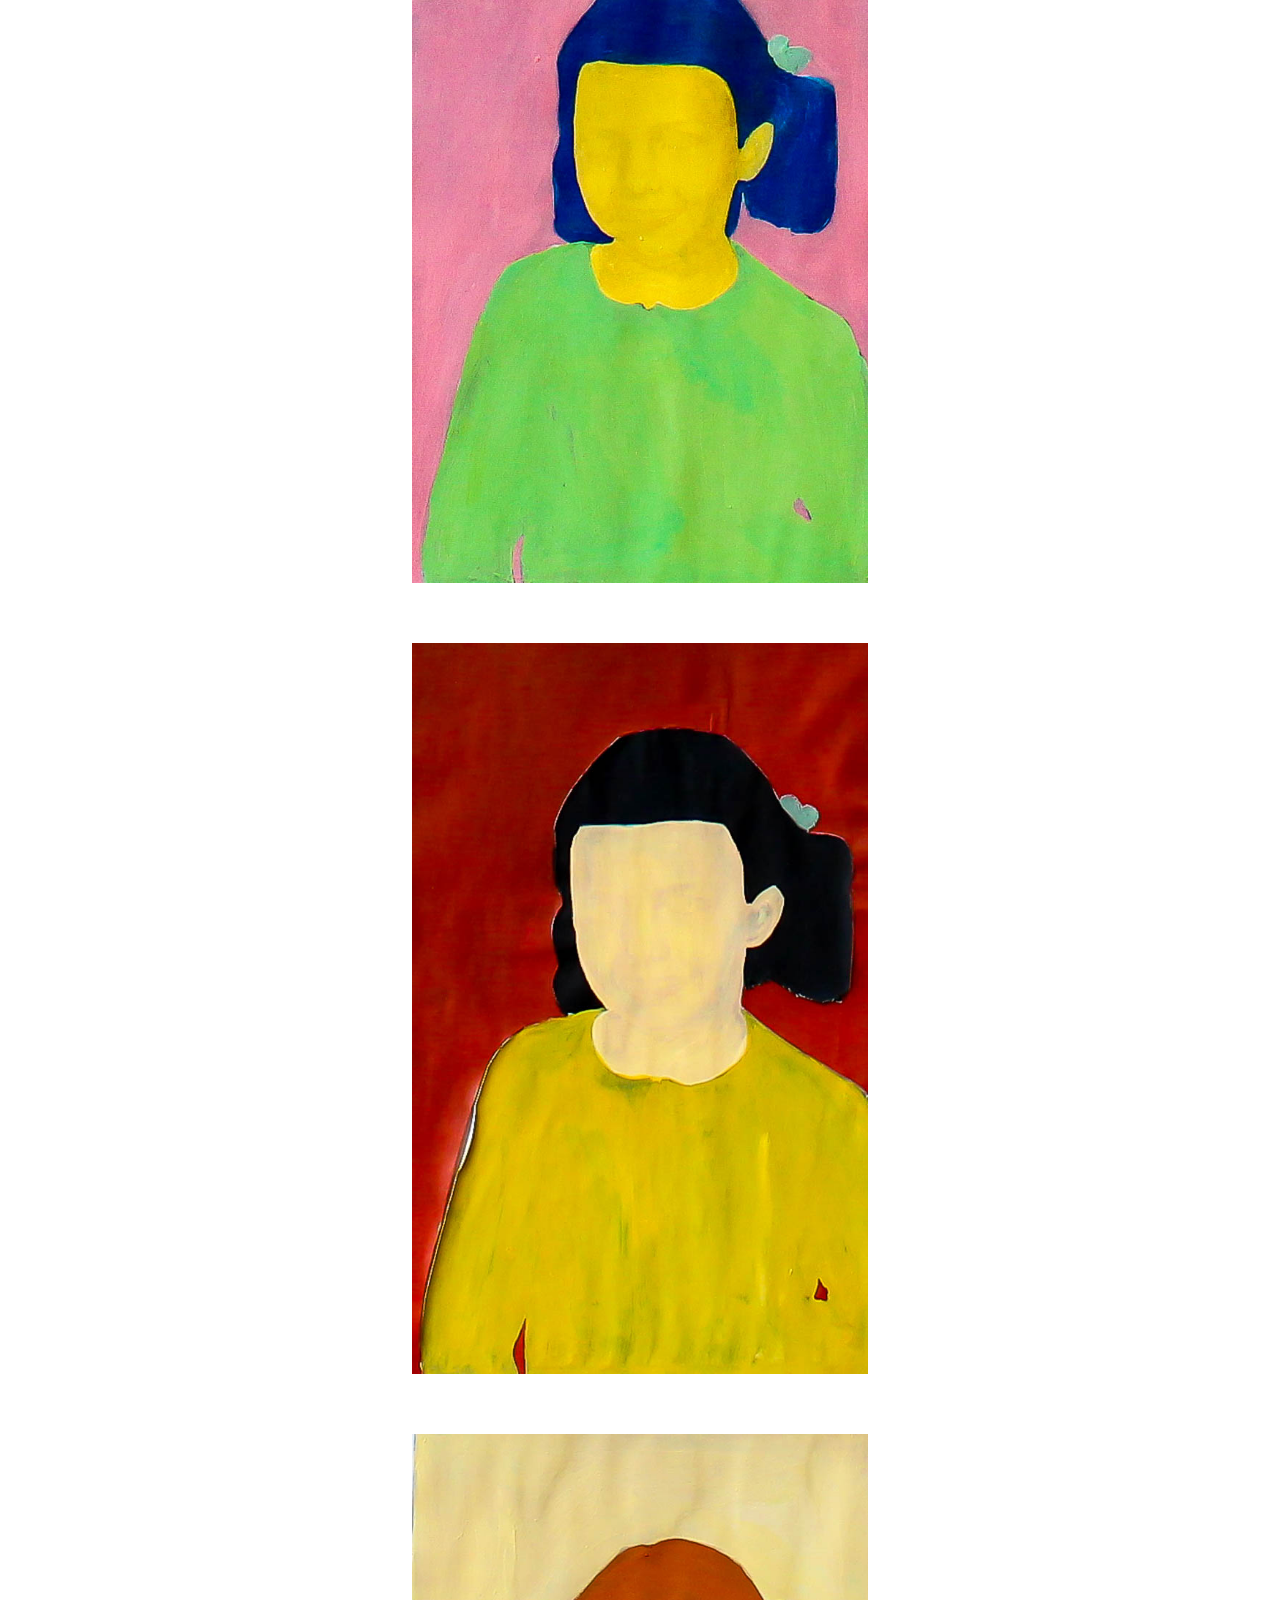
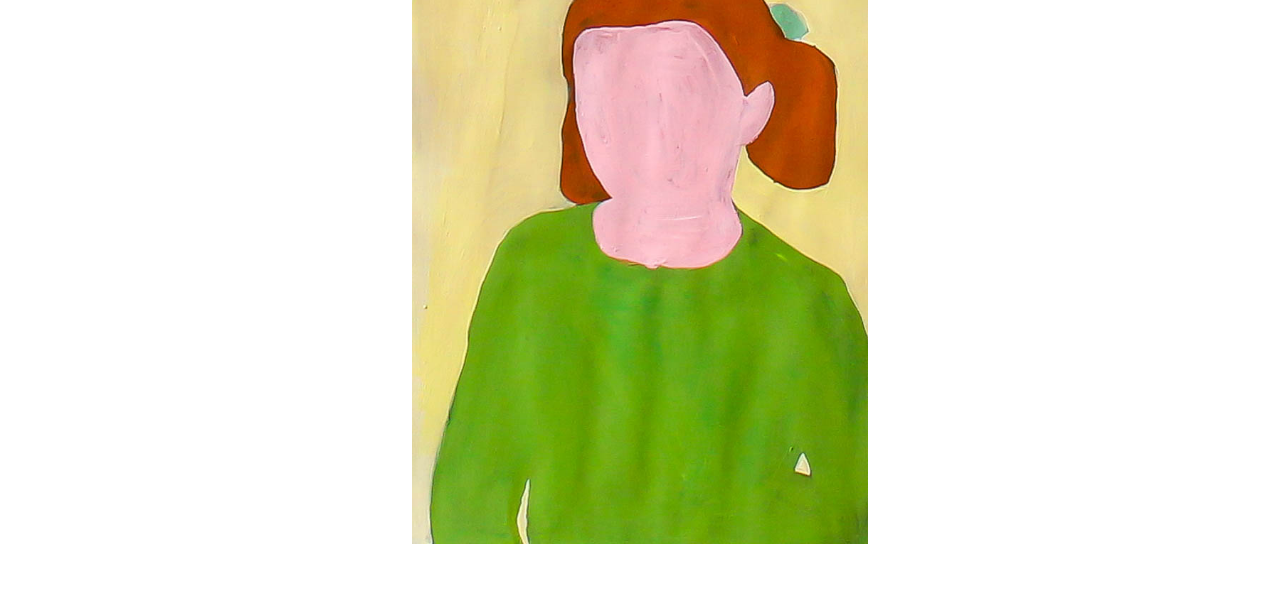
<file: page6.html>
<!DOCTYPE html>
<html>
<head>
  <!-- Site made with Mobirise Website Builder v4.3.4, https://mobirise.com -->
  <meta charset="UTF-8">
  <meta http-equiv="X-UA-Compatible" content="IE=edge">
  <meta name="generator" content="Mobirise v4.3.4, mobirise.com">
  <meta name="viewport" content="width=device-width, initial-scale=1">
  <link rel="shortcut icon" href="assets/images/tumblr-oijxscodpk1uv731ho1-1280-128x94.png" type="image/x-icon">
  <meta name="description" content="Website Builder Description">
  <title>Illu. work : 2016</title>
  <link rel="stylesheet" href="assets/web/assets/mobirise-icons/mobirise-icons.css">
  <link rel="stylesheet" href="assets/tether/tether.min.css">
  <link rel="stylesheet" href="assets/bootstrap/css/bootstrap.min.css">
  <link rel="stylesheet" href="assets/bootstrap/css/bootstrap-grid.min.css">
  <link rel="stylesheet" href="assets/bootstrap/css/bootstrap-reboot.min.css">
  <link rel="stylesheet" href="assets/dropdown/css/style.css">
  <link rel="stylesheet" href="assets/theme/css/style.css">
  <link rel="stylesheet" href="assets/mobirise/css/mbr-additional.css" type="text/css">
  
  
  
</head>
<body>
<section class="menu cid-qyfbztLg8Z" once="menu" id="menu1-28" data-rv-view="358">

    

    <nav class="navbar navbar-expand beta-menu navbar-dropdown align-items-center navbar-fixed-top navbar-toggleable-sm bg-color transparent">
        <button class="navbar-toggler navbar-toggler-right" type="button" data-toggle="collapse" data-target="#navbarSupportedContent" aria-controls="navbarSupportedContent" aria-expanded="false" aria-label="Toggle navigation">
            <div class="hamburger">
                <span></span>
                <span></span>
                <span></span>
                <span></span>
            </div>
        </button>
        <div class="menu-logo">
            <div class="navbar-brand">
                
                
            </div>
        </div>
        <div class="collapse navbar-collapse" id="navbarSupportedContent">
            
            <div class="navbar-buttons mbr-section-btn"><a class="btn btn-sm btn-black-outline display-4" href="index.html#header12-i"><span class="mbri-home mbr-iconfont mbr-iconfont-btn" style="font-size: 24px;"></span>
                    
                    home</a></div>
        </div>
    </nav>
</section>

<section class="engine"><a href="https://mobirise.co/a">free website builder</a></section><section class="cid-qAGHNGcFMg" id="header2-2k" data-rv-view="360">

    

    

    <div class="container align-center">
        <div class="row justify-content-md-center">
            <div class="mbr-white col-md-10">
                <h1 class="mbr-section-title mbr-bold pb-3 mbr-fonts-style display-1">2016</h1>
                
                
                
            </div>
        </div>
    </div>
    <div class="mbr-arrow hidden-sm-down" aria-hidden="true">
        <a href="#next">
            <i class="mbri-down mbr-iconfont"></i>
        </a>
    </div>
</section>

<section class="header4 cid-qAGRvunYgX" id="header4-31" data-rv-view="363">

    

    

    <div class="container">
        <div class="row justify-content-md-center">
            <div class="media-content col-md-10">
                <h1 class="mbr-section-title align-center mbr-white pb-3 mbr-bold mbr-fonts-style display-1">Categorize</h1>
                
                <div class="mbr-text align-center mbr-white pb-3">
                    <p class="mbr-text mbr-fonts-style display-7"></p>
                </div>
                
            </div>
        
            <div class="mbr-figure pt-5" style="width: 40%;">
                <a href="page3.html#header4-v"><img src="assets/images/img-1165.jpg" alt="Mobirise" title="categorize" media-simple="true"></a>
            </div>
        </div>
    </div>
</section>

<section class="cid-qAGREj2oun" id="image2-32" data-rv-view="366">

    

    <figure class="mbr-figure container">
        <div class="image-block" style="width: 41%;">
            <img src="assets/images/img-1166.jpg" alt="Mobirise" title="categorize" media-simple="true">
            
        </div>
    </figure>
</section>

<section class="header4 cid-qAGHTjJZdM" id="header4-2l" data-rv-view="368">

    

    

    <div class="container">
        <div class="row justify-content-md-center">
            <div class="media-content col-md-10">
                <h1 class="mbr-section-title align-center mbr-white pb-3 mbr-bold mbr-fonts-style display-1">
                    I see I see what you don't see</h1>
                
                <div class="mbr-text align-center mbr-white pb-3">
                    <p class="mbr-text mbr-fonts-style display-7">A selfportrait series I made with ecoline on paper (21 x 29,7 cm). I didn't want to make the classical selfportret image where you had my face and people would criticize whether or not it was a good&nbsp;resemblance of me. So I made a series were I still was the main subject, but without my face showing. I worked with the reflection of mirrors and the strict cut off by the mirror ending.<br><br></p>
                </div>
                
            </div>
        
            <div class="mbr-figure pt-5" style="width: 35%;">
                <img src="assets/images/img-1086-752x1000.jpg" alt="Mobirise" title="I see Isee what you don't see" media-simple="true">
            </div>
        </div>
    </div>
</section>

<section class="cid-qAGHUgtBsi" id="image2-2m" data-rv-view="371">

    

    <figure class="mbr-figure container">
        <div class="image-block" style="width: 35%;">
            <img src="assets/images/img-1084-748x1000.jpg" alt="Mobirise" title="I see I see what you don't see" media-simple="true">
            
        </div>
    </figure>
</section>

<section class="cid-qAGHWIlhed" id="image2-2n" data-rv-view="373">

    

    <figure class="mbr-figure container">
        <div class="image-block" style="width: 35%;">
            <img src="assets/images/img-1087-745x1000.jpg" alt="Mobirise" title="I see I see what you don't see" media-simple="true">
            
        </div>
    </figure>
</section>

<section class="cid-qAGHXzRwQQ" id="image2-2o" data-rv-view="375">

    

    <figure class="mbr-figure container">
        <div class="image-block" style="width: 35%;">
            <img src="assets/images/img-1088-731x1000.jpg" alt="Mobirise" title="I see I see what you don't see" media-simple="true">
            
        </div>
    </figure>
</section>

<section class="header4 cid-qAGQROjdPz" id="header4-30" data-rv-view="377">

    

    

    <div class="container">
        <div class="row justify-content-md-center">
            <div class="media-content col-md-10">
                <h1 class="mbr-section-title align-center mbr-white pb-3 mbr-bold mbr-fonts-style display-1">Mirror mirror</h1>
                
                <div class="mbr-text align-center mbr-white pb-3">
                    <p class="mbr-text mbr-fonts-style display-7">
                        An etch I made in following of the series "I see I see what you don't see". (29,7x 21,6)</p>
                </div>
                
            </div>
        
            <div class="mbr-figure pt-5" style="width: 40%;">
                <a href="page3.html#header4-v"><img src="assets/images/img-1157.jpg" alt="Mobirise" title="mirror mirror" media-simple="true"></a>
            </div>
        </div>
    </div>
</section>

<section class="header4 cid-qAGIxPYz6h" id="header4-2p" data-rv-view="380">

    

    

    <div class="container">
        <div class="row justify-content-md-center">
            <div class="media-content col-md-10">
                <h1 class="mbr-section-title align-center mbr-white pb-3 mbr-bold mbr-fonts-style display-1">Selfportrait in chair</h1>
                
                <div class="mbr-text align-center mbr-white pb-3">
                    <p class="mbr-text mbr-fonts-style display-7">A selfportret series made with acryl on paper. (42x 30,3).</p>
                </div>
                
            </div>
        
            <div class="mbr-figure pt-5" style="width: 40%;">
                <a href="page3.html#header4-v"><img src="assets/images/img-1143.jpg" alt="Mobirise" title="selfportrait in chair" media-simple="true"></a>
            </div>
        </div>
    </div>
</section>

<section class="cid-qAGIz7PudK" id="image4-2q" data-rv-view="383">
    <!-- Block parameters controls (Blue "Gear" panel) -->
    
    <!-- End block parameters -->
    <div class="container images-container">
            <div class="media-container-row" style="width: 70%;">
                <div class="img-item item1" style="width: 103%;">
                    <img src="assets/images/img-1146.jpg" alt="" title="" media-simple="true">
                    
                </div>
                <div class="img-item">
                    <img src="assets/images/img-1145.jpg" alt="" title="" media-simple="true">
                    
                </div>
            </div>
    </div>
</section>

<section class="header4 cid-qAGIzQGeVy" id="header4-2r" data-rv-view="385">

    

    

    <div class="container">
        <div class="row justify-content-md-center">
            <div class="media-content col-md-10">
                <h1 class="mbr-section-title align-center mbr-white pb-3 mbr-bold mbr-fonts-style display-1">3 X 3 = 7</h1>
                
                <div class="mbr-text align-center mbr-white pb-3">
                    <p class="mbr-text mbr-fonts-style display-7">A selfportret series starting with an old school portret picture. For a school assigment we had to make a selfportret, show it to an big group of fellow students where I simply didn't know anyone from, and give an explanation of your working progress. I didn't like the idea of my face projected&nbsp;on a big screen infront of all those people. So I went searching on how to make a selfportret that is still me but is less narcissistic (If that makes any sens ?). I found an old schoolpicture from when I was a todler and thout that such thing as a school picture is quite impersonal. the school photographer sees hundreds of children infront of his lens but don't know who these children are and probably doesn't care either. I took this as a sort of base/universal little girl and made other ones with diffrent colour combinations. The title is sort of the only reference to myself because at the time that the schoolpicture was made they found out that I have difficulties with learning mathematics.<br><br></p>
                </div>
                
            </div>
        
            <div class="mbr-figure pt-5" style="width: 40%;">
                <a href="page3.html#header4-v"><img src="assets/images/img-1147.jpg" alt="Mobirise" title="4X4" media-simple="true"></a>
            </div>
        </div>
    </div>
</section>

<section class="cid-qAGJ3CrK2D" id="image2-2s" data-rv-view="388">

    

    <figure class="mbr-figure container">
        <div class="image-block" style="width: 41%;">
            <img src="assets/images/img-1148.jpg" alt="Mobirise" title="4X4" media-simple="true">
            
        </div>
    </figure>
</section>

<section class="cid-qAGJhIwxCT" id="image2-2t" data-rv-view="390">

    

    <figure class="mbr-figure container">
        <div class="image-block" style="width: 41%;">
            <img src="assets/images/img-1151.jpg" alt="Mobirise" title="4X4" media-simple="true">
            
        </div>
    </figure>
</section>

<section class="cid-qAGJorYJi0" id="image2-2u" data-rv-view="392">

    

    <figure class="mbr-figure container">
        <div class="image-block" style="width: 41%;">
            <img src="assets/images/img-1149.jpg" alt="Mobirise" title="4X4" media-simple="true">
            
        </div>
    </figure>
</section>

<section class="cid-qAGJspM4Ug" id="image2-2v" data-rv-view="394">

    

    <figure class="mbr-figure container">
        <div class="image-block" style="width: 41%;">
            <img src="assets/images/img-1150.jpg" alt="Mobirise" title="4X4" media-simple="true">
            
        </div>
    </figure>
</section>

<section class="cid-qAGJxdcCSX" id="image2-2w" data-rv-view="396">

    

    <figure class="mbr-figure container">
        <div class="image-block" style="width: 41%;">
            <img src="assets/images/img-1152.jpg" alt="Mobirise" title="4X4" media-simple="true">
            
        </div>
    </figure>
</section>

<section class="cid-qAGJCPp5XW" id="image2-2x" data-rv-view="398">

    

    <figure class="mbr-figure container">
        <div class="image-block" style="width: 41%;">
            <img src="assets/images/img-1153.jpg" alt="Mobirise" title="4X4" media-simple="true">
            
        </div>
    </figure>
</section>


  <script src="assets/web/assets/jquery/jquery.min.js"></script>
  <script src="assets/popper/popper.min.js"></script>
  <script src="assets/tether/tether.min.js"></script>
  <script src="assets/bootstrap/js/bootstrap.min.js"></script>
  <script src="assets/smooth-scroll/smooth-scroll.js"></script>
  <script src="assets/dropdown/js/script.min.js"></script>
  <script src="assets/touch-swipe/jquery.touch-swipe.min.js"></script>
  <script src="assets/theme/js/script.js"></script>
  
  
</body>
</html>
</file>
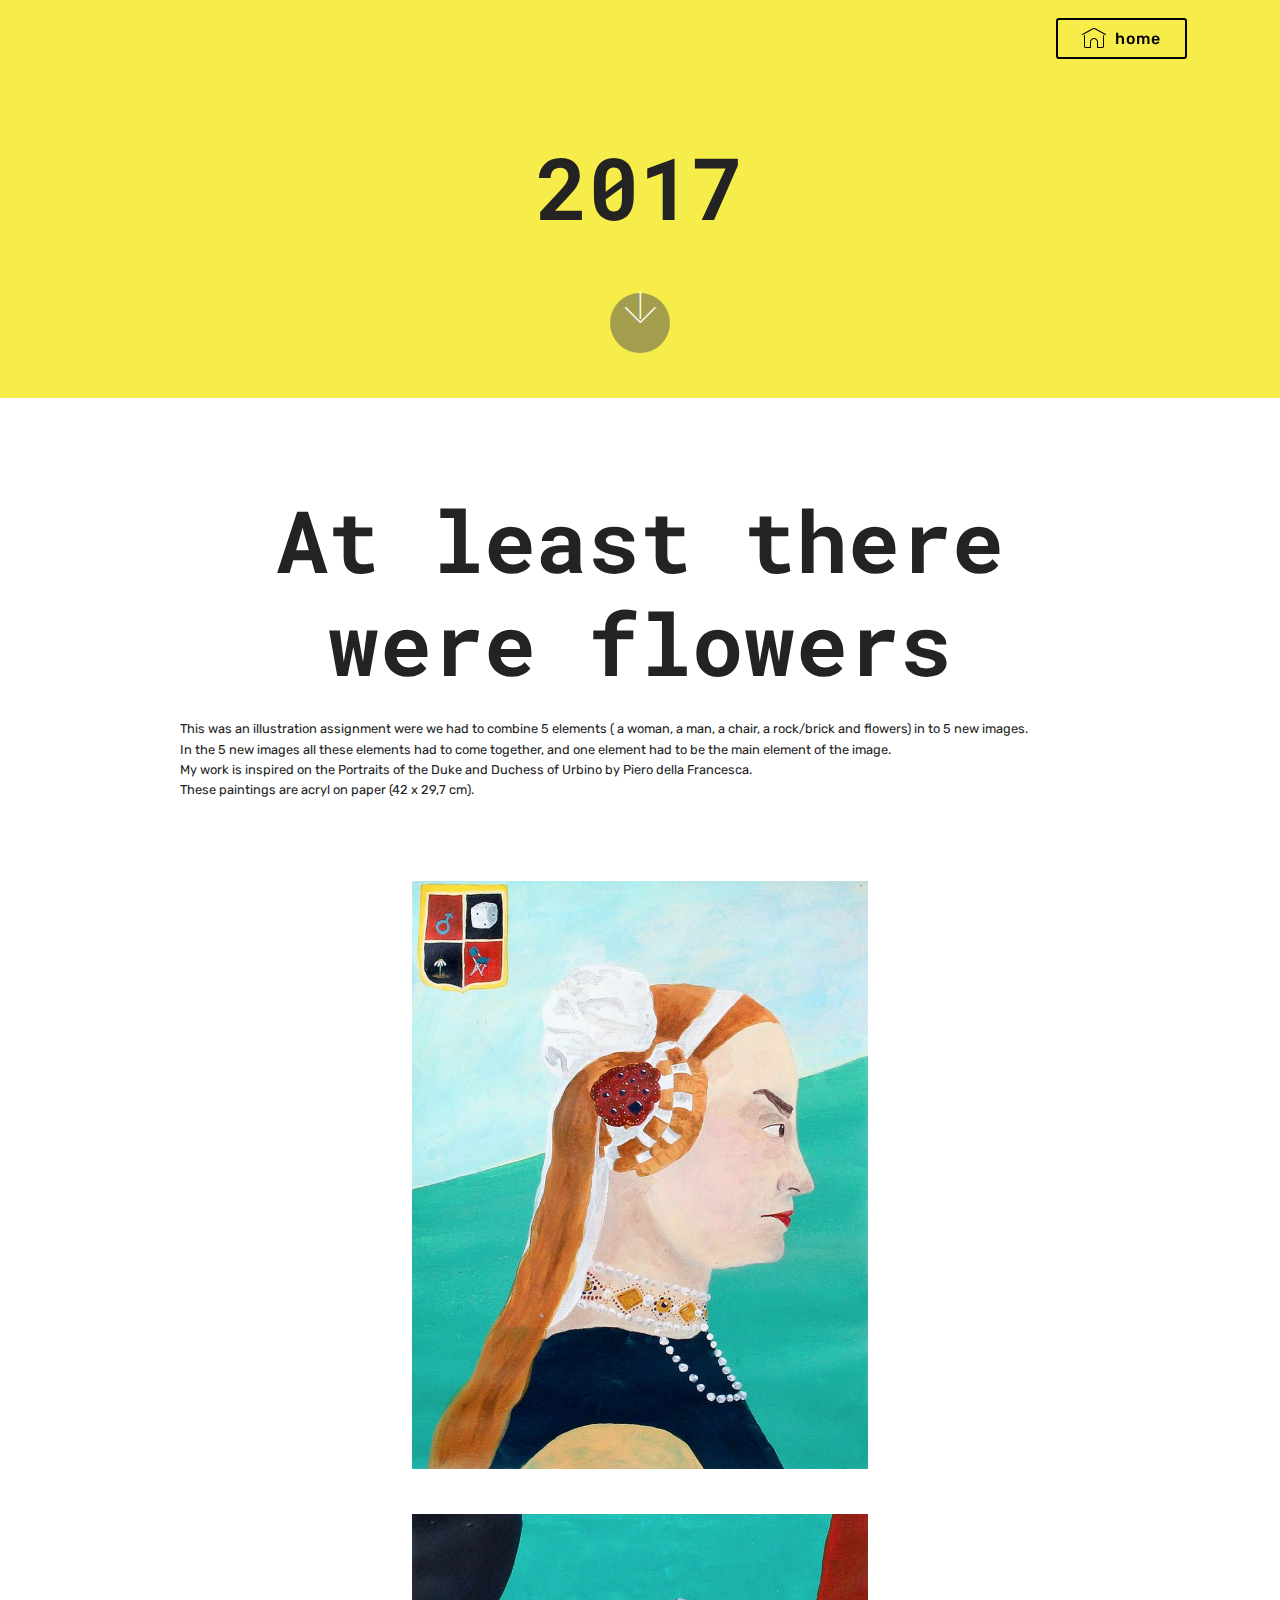
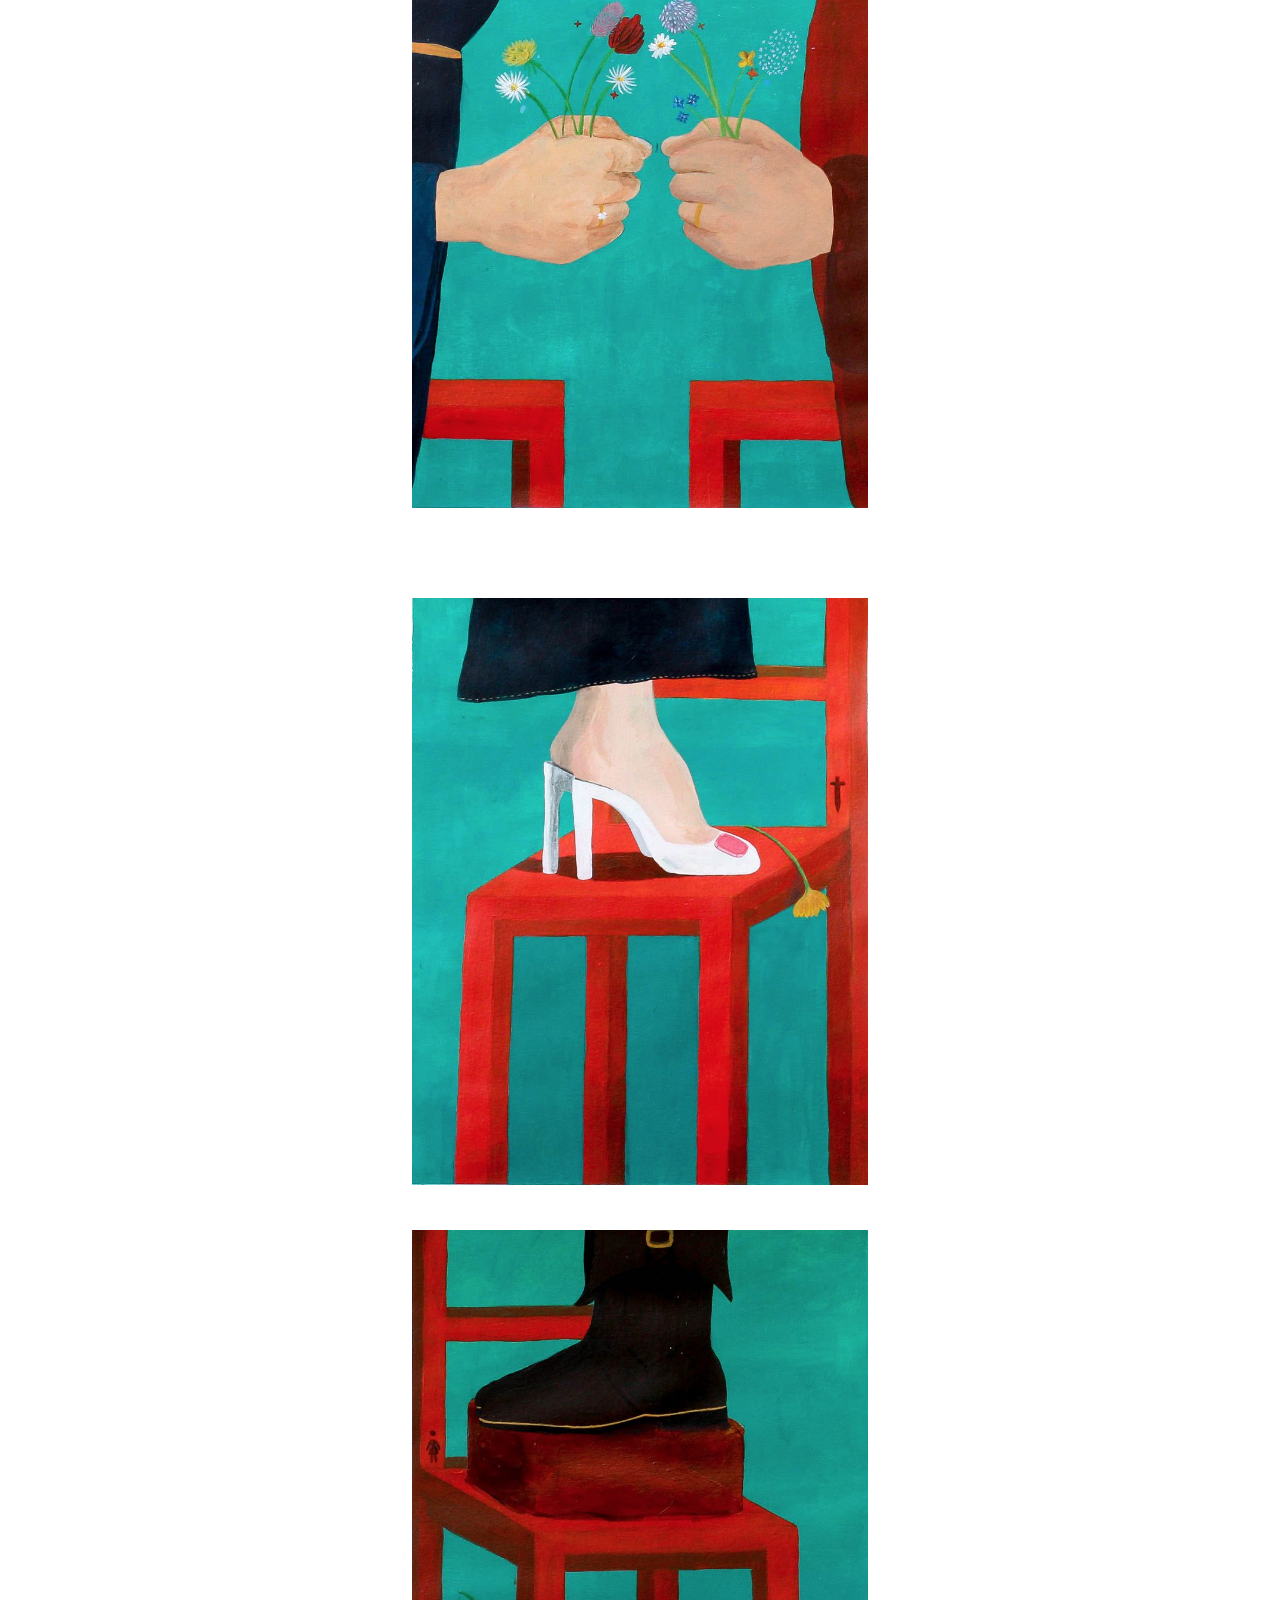
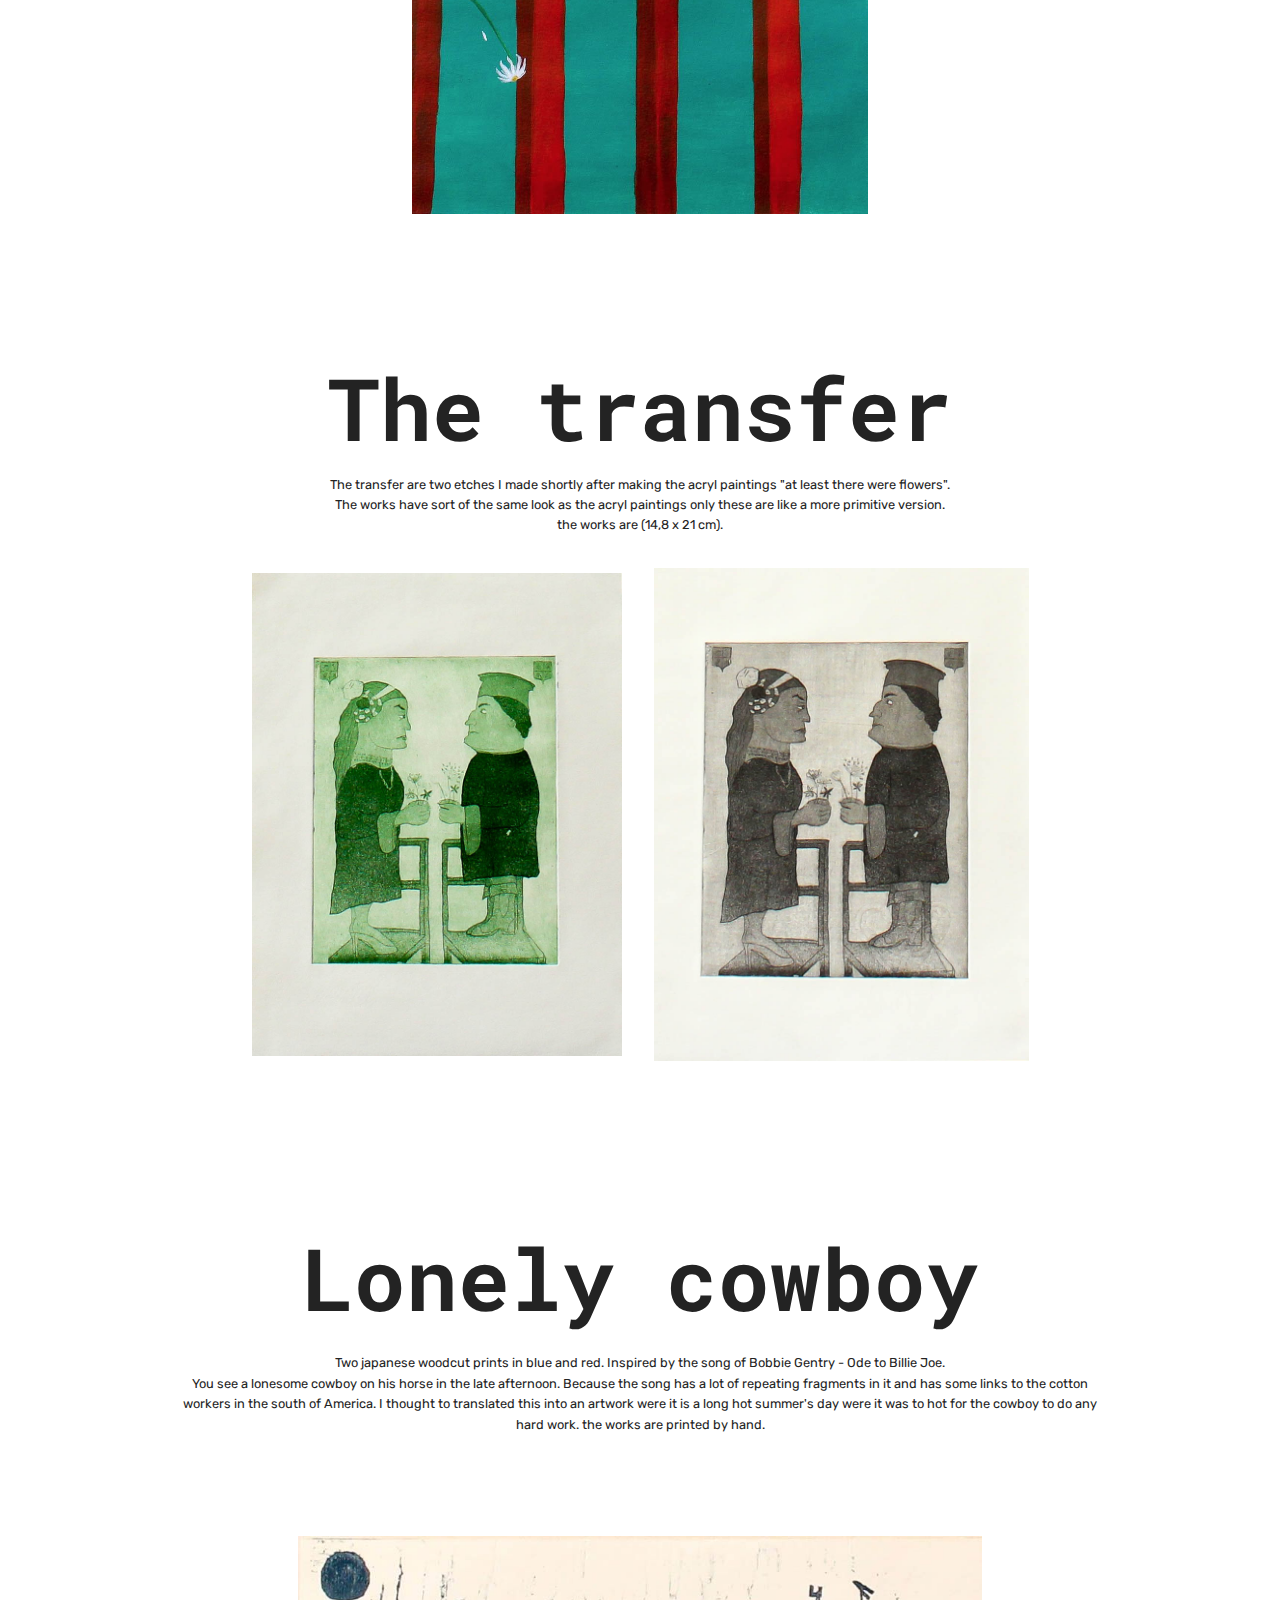
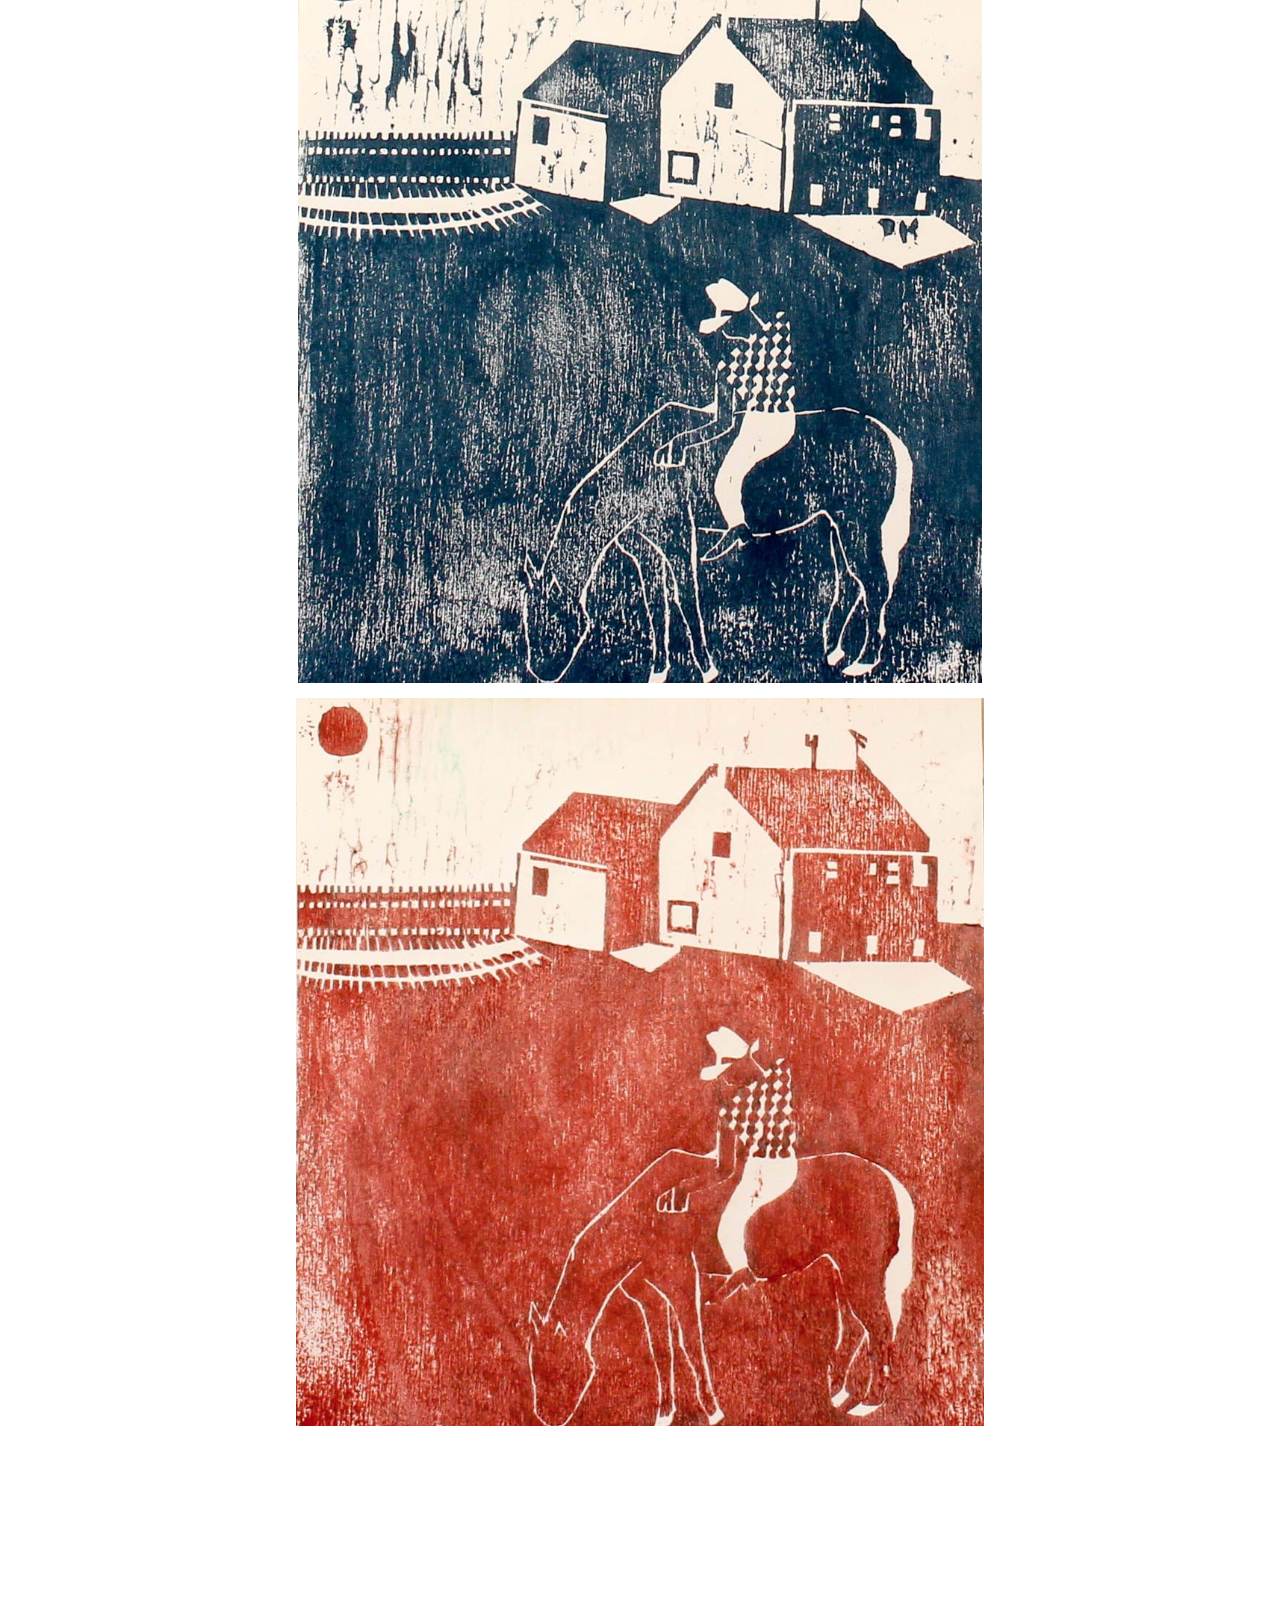
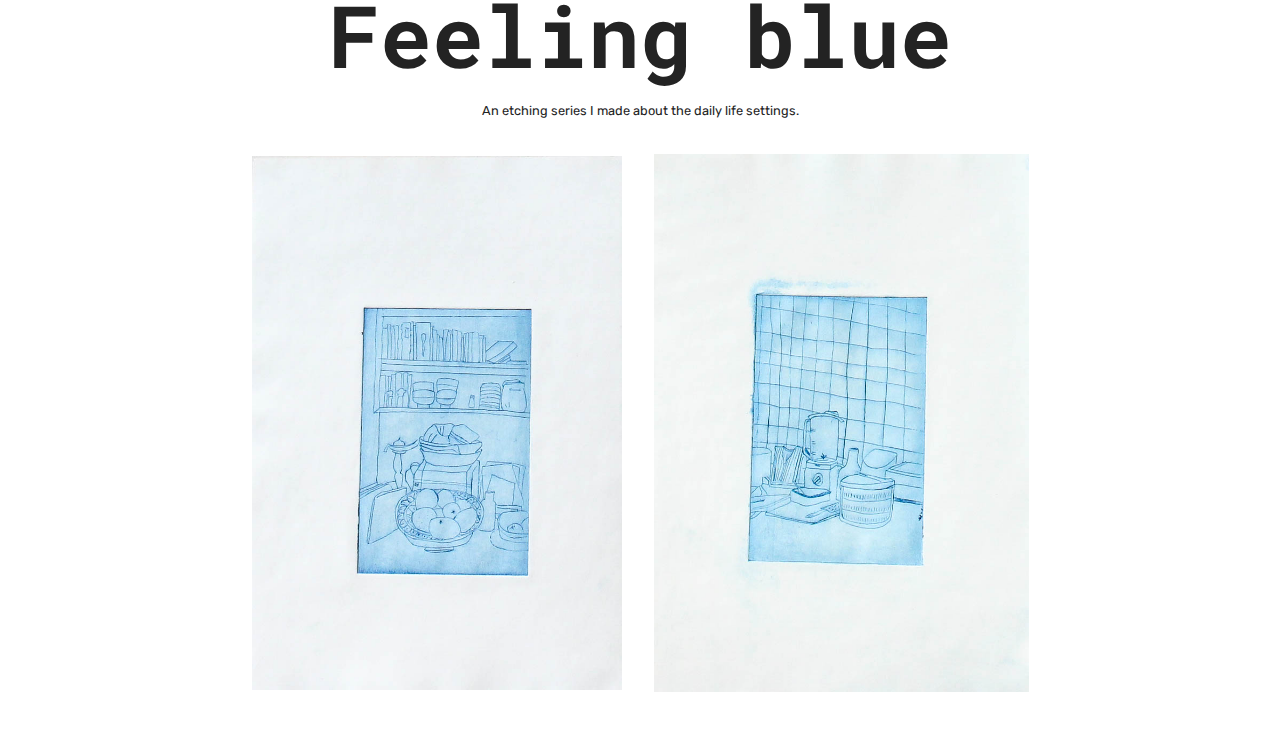
<file: page7.html>
<!DOCTYPE html>
<html>
<head>
  <!-- Site made with Mobirise Website Builder v4.3.4, https://mobirise.com -->
  <meta charset="UTF-8">
  <meta http-equiv="X-UA-Compatible" content="IE=edge">
  <meta name="generator" content="Mobirise v4.3.4, mobirise.com">
  <meta name="viewport" content="width=device-width, initial-scale=1">
  <link rel="shortcut icon" href="assets/images/tumblr-oijxscodpk1uv731ho1-1280-128x94.png" type="image/x-icon">
  <meta name="description" content="Web Maker Description">
  <title>Illu. work: 2017</title>
  <link rel="stylesheet" href="assets/web/assets/mobirise-icons/mobirise-icons.css">
  <link rel="stylesheet" href="assets/tether/tether.min.css">
  <link rel="stylesheet" href="assets/bootstrap/css/bootstrap.min.css">
  <link rel="stylesheet" href="assets/bootstrap/css/bootstrap-grid.min.css">
  <link rel="stylesheet" href="assets/bootstrap/css/bootstrap-reboot.min.css">
  <link rel="stylesheet" href="assets/dropdown/css/style.css">
  <link rel="stylesheet" href="assets/theme/css/style.css">
  <link rel="stylesheet" href="assets/mobirise/css/mbr-additional.css" type="text/css">
  
  
  
</head>
<body>
<section class="menu cid-qyfbztLg8Z" once="menu" id="menu1-29" data-rv-view="400">

    

    <nav class="navbar navbar-expand beta-menu navbar-dropdown align-items-center navbar-fixed-top navbar-toggleable-sm bg-color transparent">
        <button class="navbar-toggler navbar-toggler-right" type="button" data-toggle="collapse" data-target="#navbarSupportedContent" aria-controls="navbarSupportedContent" aria-expanded="false" aria-label="Toggle navigation">
            <div class="hamburger">
                <span></span>
                <span></span>
                <span></span>
                <span></span>
            </div>
        </button>
        <div class="menu-logo">
            <div class="navbar-brand">
                
                
            </div>
        </div>
        <div class="collapse navbar-collapse" id="navbarSupportedContent">
            
            <div class="navbar-buttons mbr-section-btn"><a class="btn btn-sm btn-black-outline display-4" href="index.html#header12-i"><span class="mbri-home mbr-iconfont mbr-iconfont-btn" style="font-size: 24px;"></span>
                    
                    home</a></div>
        </div>
    </nav>
</section>

<section class="engine"><a href="https://mobirise.co/a">free web site builder</a></section><section class="cid-qAGG4LFGSK" id="header2-2b" data-rv-view="402">

    

    

    <div class="container align-center">
        <div class="row justify-content-md-center">
            <div class="mbr-white col-md-10">
                <h1 class="mbr-section-title mbr-bold pb-3 mbr-fonts-style display-1">2017</h1>
                
                
                
            </div>
        </div>
    </div>
    <div class="mbr-arrow hidden-sm-down" aria-hidden="true">
        <a href="#next">
            <i class="mbri-down mbr-iconfont"></i>
        </a>
    </div>
</section>

<section class="header4 cid-qAGGG7WgCI" id="header4-2f" data-rv-view="405">

    

    

    <div class="container">
        <div class="row justify-content-md-center">
            <div class="media-content col-md-10">
                <h1 class="mbr-section-title align-center mbr-white pb-3 mbr-bold mbr-fonts-style display-1">At least there were flowers</h1>
                
                <div class="mbr-text align-center mbr-white pb-3">
                    <p class="mbr-text mbr-fonts-style display-7">This was an illustration assignment were we had to combine 5 elements ( a woman, a man, a chair, a rock/brick and flowers) in to 5 new images.<br>In the 5 new images all these elements had to come together, and one element had to be the main element of the image.<br>My work is inspired on the Portraits of the Duke and Duchess of Urbino by&nbsp;Piero della Francesca.&nbsp;<br>These paintings are acryl on paper (42 x 29,7 cm).</p>
                </div>
                
            </div>
        
            <div class="mbr-figure pt-5" style="width: 40%;">
                <a href="page3.html#header4-v"><img src="assets/images/img-1074-776x1000.jpg" alt="Mobirise" title="at least there were flowers" media-simple="true"></a>
            </div>
        </div>
    </div>
</section>

<section class="cid-qAGGze7U7u" id="image2-2c" data-rv-view="408">

    

    <figure class="mbr-figure container">
        <div class="image-block" style="width: 41%;">
            <img src="assets/images/img-1077-765x1000.jpg" alt="Mobirise" title="at least there were flowers" media-simple="true">
            
        </div>
    </figure>
</section>

<section class="cid-qAGGzQdsUp" id="image2-2d" data-rv-view="410">

    

    <figure class="mbr-figure container">
        <div class="image-block" style="width: 41%;">
            <img src="assets/images/img-1078-776x1000.jpg" alt="Mobirise" title="at least there were flowers" media-simple="true">
            
        </div>
    </figure>
</section>

<section class="cid-qAGGAlDcxx" id="image2-2e" data-rv-view="412">

    

    <figure class="mbr-figure container">
        <div class="image-block" style="width: 41%;">
            <img src="assets/images/img-1079-779x1000.jpg" alt="Mobirise" title="at least there were flowers" media-simple="true">
            
        </div>
    </figure>
</section>

<section class="mbr-section content5 cid-qBkwuidnJA" id="content5-33" data-rv-view="414">

    

    

    <div class="container">
        <div class="media-container-row">
            <div class="title col-12 col-md-8">
                <h2 class="align-center mbr-bold mbr-white pb-3 mbr-fonts-style display-1">
                    The transfer</h2>
                
                <p class="mbr-text align-center mbr-white pb-3 mbr-fonts-style display-7">
                    The transfer are two etches I made shortly after making the acryl paintings "at least there were flowers".<br>The works have sort of the same look as the acryl paintings only these are like a more primitive version.<br>the works are (14,8 x 21 cm).</p>
                
            </div>
        </div>
    </div>
</section>

<section class="cid-qAGQaZS9YU" id="image4-2z" data-rv-view="417">
    <!-- Block parameters controls (Blue "Gear" panel) -->
    
    <!-- End block parameters -->
    <div class="container images-container">
            <div class="media-container-row" style="width: 70%;">
                <div class="img-item item1" style="width: 103%;">
                    <img src="assets/images/img-1156.jpg" alt="" title="the transfer" media-simple="true">
                    
                </div>
                <div class="img-item">
                    <img src="assets/images/img-1154.jpg" alt="" title="the transfer" media-simple="true">
                    
                </div>
            </div>
    </div>
</section>

<section class="header4 cid-qAGGWKmAPH" id="header4-2g" data-rv-view="419">

    

    

    <div class="container">
        <div class="row justify-content-md-center">
            <div class="media-content col-md-10">
                <h1 class="mbr-section-title align-center mbr-white pb-3 mbr-bold mbr-fonts-style display-1">
                    Lonely cowboy</h1>
                
                <div class="mbr-text align-center mbr-white pb-3">
                    <p class="mbr-text mbr-fonts-style display-7">Two japanese woodcut prints in blue and red. Inspired by the song of Bobbie Gentry - Ode to Billie Joe.<br>You see a lonesome cowboy on his horse in the late afternoon. Because the song has a lot of repeating fragments in it and has some links to the cotton workers in the south of America. I thought to translated this into an artwork were it is a long hot summer's day were it was to hot for the cowboy to do any hard work. the works are printed by hand.<br><br></p>
                </div>
                
            </div>
        
            <div class="mbr-figure pt-5" style="width: 60%;">
                <img src="assets/images/img-1080-916x1000.jpg" alt="Mobirise" title="lonely cowboy" media-simple="true">
            </div>
        </div>
    </div>
</section>

<section class="cid-qAGGYEbMCX" id="image2-2h" data-rv-view="422">

    

    <figure class="mbr-figure container">
        <div class="image-block" style="width: 62%;">
            <img src="assets/images/img-1082-945x1000.jpg" alt="Mobirise" title="lonely cowboy" media-simple="true">
            
        </div>
    </figure>
</section>

<section class="mbr-section content5 cid-qBkAph57Ov" id="content5-35" data-rv-view="424">

    

    

    <div class="container">
        <div class="media-container-row">
            <div class="title col-12 col-md-8">
                <h2 class="align-center mbr-bold mbr-white pb-3 mbr-fonts-style display-1">
                    Feeling blue</h2>
                
                <p class="mbr-text align-center mbr-white pb-3 mbr-fonts-style display-7">An etching series I made about the daily life settings.</p>
                
            </div>
        </div>
    </div>
</section>

<section class="cid-qBkA4VXJyg" id="image4-34" data-rv-view="427">
    <!-- Block parameters controls (Blue "Gear" panel) -->
    
    <!-- End block parameters -->
    <div class="container images-container">
            <div class="media-container-row" style="width: 70%;">
                <div class="img-item item1" style="width: 103%;">
                    <img src="assets/images/img-1097.jpg" alt="" title="feeling blue" media-simple="true">
                    
                </div>
                <div class="img-item">
                    <img src="assets/images/img-1096.jpg" alt="" title="feeling blue" media-simple="true">
                    
                </div>
            </div>
    </div>
</section>


  <script src="assets/web/assets/jquery/jquery.min.js"></script>
  <script src="assets/popper/popper.min.js"></script>
  <script src="assets/tether/tether.min.js"></script>
  <script src="assets/bootstrap/js/bootstrap.min.js"></script>
  <script src="assets/smooth-scroll/smooth-scroll.js"></script>
  <script src="assets/dropdown/js/script.min.js"></script>
  <script src="assets/touch-swipe/jquery.touch-swipe.min.js"></script>
  <script src="assets/theme/js/script.js"></script>
  
  
</body>
</html>
</file>
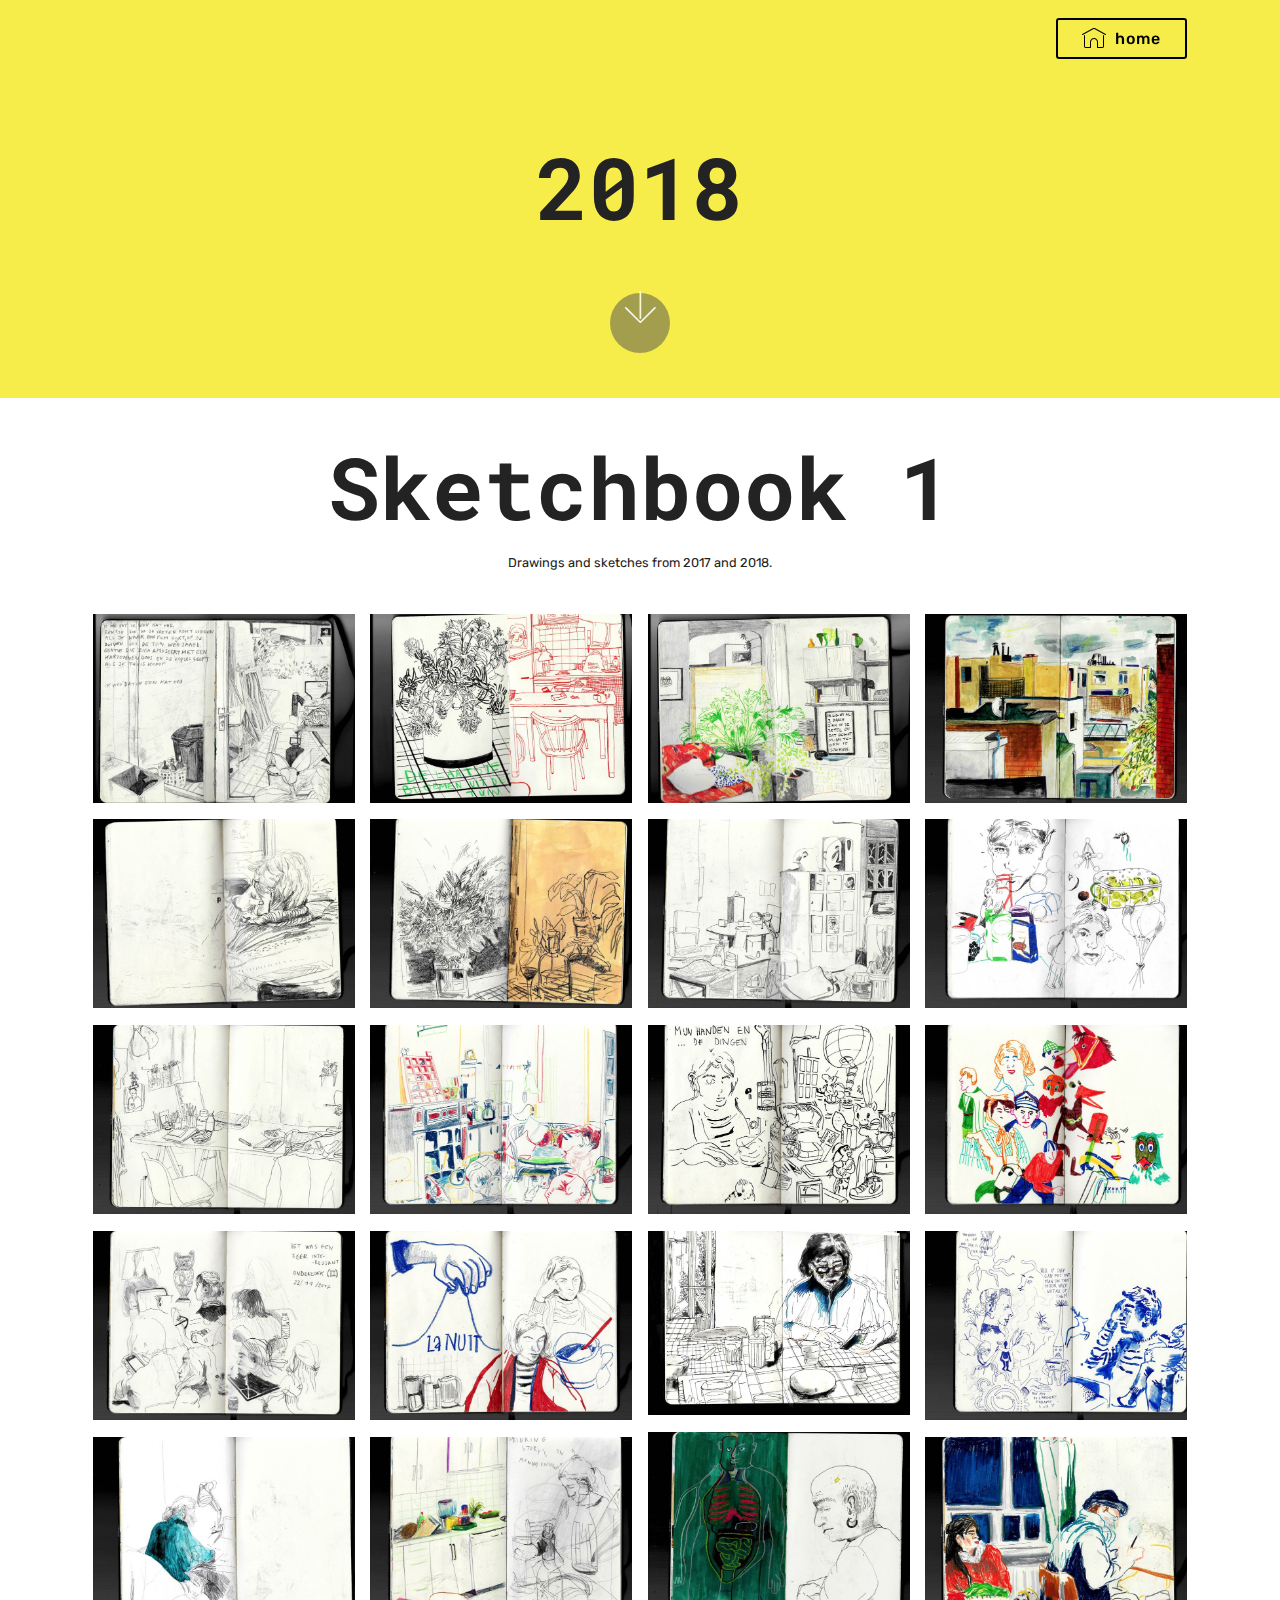
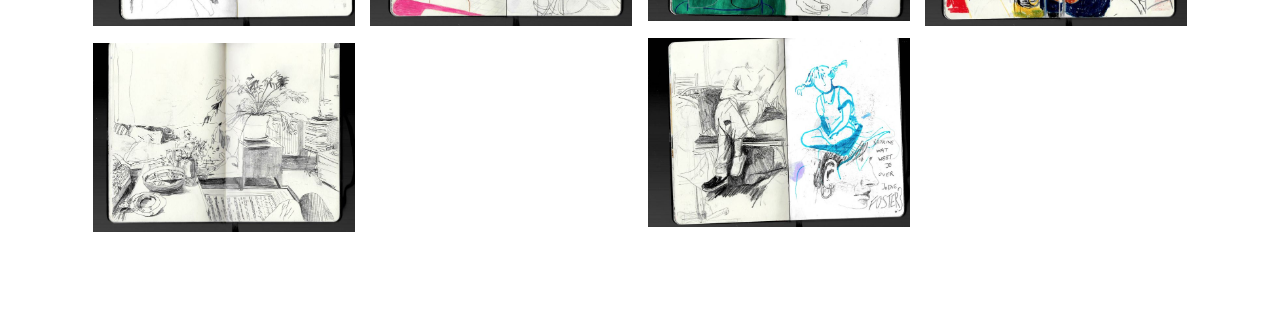
<file: page8.html>
<!DOCTYPE html>
<html>
<head>
  <!-- Site made with Mobirise Website Builder v4.3.4, https://mobirise.com -->
  <meta charset="UTF-8">
  <meta http-equiv="X-UA-Compatible" content="IE=edge">
  <meta name="generator" content="Mobirise v4.3.4, mobirise.com">
  <meta name="viewport" content="width=device-width, initial-scale=1">
  <link rel="shortcut icon" href="assets/images/tumblr-oijxscodpk1uv731ho1-1280-128x94.png" type="image/x-icon">
  <meta name="description" content="Web Builder Description">
  <title>Ilu. work: 2018</title>
  <link rel="stylesheet" href="assets/web/assets/mobirise-icons/mobirise-icons.css">
  <link rel="stylesheet" href="assets/tether/tether.min.css">
  <link rel="stylesheet" href="assets/bootstrap/css/bootstrap.min.css">
  <link rel="stylesheet" href="assets/bootstrap/css/bootstrap-grid.min.css">
  <link rel="stylesheet" href="assets/bootstrap/css/bootstrap-reboot.min.css">
  <link rel="stylesheet" href="assets/dropdown/css/style.css">
  <link rel="stylesheet" href="assets/theme/css/style.css">
  <link rel="stylesheet" href="assets/mobirise-gallery/style.css">
  <link rel="stylesheet" href="assets/mobirise/css/mbr-additional.css" type="text/css">
  
  
  
</head>
<body>
<section class="menu cid-qyfbztLg8Z" once="menu" id="menu1-37" data-rv-view="429">

    

    <nav class="navbar navbar-expand beta-menu navbar-dropdown align-items-center navbar-fixed-top navbar-toggleable-sm bg-color transparent">
        <button class="navbar-toggler navbar-toggler-right" type="button" data-toggle="collapse" data-target="#navbarSupportedContent" aria-controls="navbarSupportedContent" aria-expanded="false" aria-label="Toggle navigation">
            <div class="hamburger">
                <span></span>
                <span></span>
                <span></span>
                <span></span>
            </div>
        </button>
        <div class="menu-logo">
            <div class="navbar-brand">
                
                
            </div>
        </div>
        <div class="collapse navbar-collapse" id="navbarSupportedContent">
            
            <div class="navbar-buttons mbr-section-btn"><a class="btn btn-sm btn-black-outline display-4" href="index.html#header12-i"><span class="mbri-home mbr-iconfont mbr-iconfont-btn" style="font-size: 24px;"></span>
                    
                    home</a></div>
        </div>
    </nav>
</section>

<section class="engine"><a href="https://mobirise.co/e">web authoring software</a></section><section class="cid-qJbWHLsx7k" id="header2-38" data-rv-view="431">

    

    

    <div class="container align-center">
        <div class="row justify-content-md-center">
            <div class="mbr-white col-md-10">
                <h1 class="mbr-section-title mbr-bold pb-3 mbr-fonts-style display-1">2018</h1>
                
                
                
            </div>
        </div>
    </div>
    <div class="mbr-arrow hidden-sm-down" aria-hidden="true">
        <a href="#next">
            <i class="mbri-down mbr-iconfont"></i>
        </a>
    </div>
</section>

<section class="mbr-section content5 cid-qJceiIuZLL" id="content5-3j" data-rv-view="434">

    

    

    <div class="container">
        <div class="media-container-row">
            <div class="title col-12 col-md-8">
                <h2 class="align-center mbr-bold mbr-white pb-3 mbr-fonts-style display-1">Sketchbook 1</h2>
                
                <p class="mbr-text align-center mbr-white pb-3 mbr-fonts-style display-7">Drawings and sketches from 2017 and 2018.</p>
                
            </div>
        </div>
    </div>
</section>

<section class="mbr-gallery mbr-slider-carousel cid-qJceeyemSf" id="gallery2-3i" data-rv-view="437">

    

    <div class="container">
        <div><!-- Filter --><!-- Gallery --><div class="mbr-gallery-row"><div class="mbr-gallery-layout-default"><div><div><div class="mbr-gallery-item mbr-gallery-item--p1" data-video-url="false" data-tags="Awesome"><div href="#lb-gallery2-3i" data-slide-to="0" data-toggle="modal"><img src="assets/images/kathad-800x581.jpg" alt=""><span class="icon-focus"></span></div></div><div class="mbr-gallery-item mbr-gallery-item--p1" data-video-url="false" data-tags="Responsive"><div href="#lb-gallery2-3i" data-slide-to="1" data-toggle="modal"><img src="assets/images/kotjan-800x581.jpg" alt=""><span class="icon-focus"></span></div></div><div class="mbr-gallery-item mbr-gallery-item--p1" data-video-url="false" data-tags="Creative"><div href="#lb-gallery2-3i" data-slide-to="2" data-toggle="modal"><img src="assets/images/zetel-800x581.jpg" alt=""><span class="icon-focus"></span></div></div><div class="mbr-gallery-item mbr-gallery-item--p1" data-video-url="false" data-tags="Animated"><div href="#lb-gallery2-3i" data-slide-to="3" data-toggle="modal"><img src="assets/images/afbeelding-21-800x581.jpg" alt=""><span class="icon-focus"></span></div></div><div class="mbr-gallery-item mbr-gallery-item--p1" data-video-url="false" data-tags="Awesome"><div href="#lb-gallery2-3i" data-slide-to="4" data-toggle="modal"><img src="assets/images/allison-800x581.jpg" alt=""><span class="icon-focus"></span></div></div><div class="mbr-gallery-item mbr-gallery-item--p1" data-video-url="false" data-tags="Awesome"><div href="#lb-gallery2-3i" data-slide-to="5" data-toggle="modal"><img src="assets/images/kerstboom-800x581.jpg" alt=""><span class="icon-focus"></span></div></div><div class="mbr-gallery-item mbr-gallery-item--p1" data-video-url="false" data-tags="Awesome"><div href="#lb-gallery2-3i" data-slide-to="6" data-toggle="modal"><img src="assets/images/atelier-800x581.jpg" alt=""><span class="icon-focus"></span></div></div><div class="mbr-gallery-item mbr-gallery-item--p1" data-video-url="false" data-tags="Animated"><div href="#lb-gallery2-3i" data-slide-to="7" data-toggle="modal"><img src="assets/images/denkendruiven-800x581.jpg" alt=""><span class="icon-focus"></span></div></div><div class="mbr-gallery-item mbr-gallery-item--p1" data-video-url="false" data-tags="Responsive"><div href="#lb-gallery2-3i" data-slide-to="8" data-toggle="modal"><img src="assets/images/bureau-800x581.jpg" alt=""><span class="icon-focus"></span></div></div><div class="mbr-gallery-item mbr-gallery-item--p1" data-video-url="false" data-tags="Awesome"><div href="#lb-gallery2-3i" data-slide-to="9" data-toggle="modal"><img src="assets/images/kot-800x581.jpg" alt=""><span class="icon-focus"></span></div></div><div class="mbr-gallery-item mbr-gallery-item--p1" data-video-url="false" data-tags="Awesome"><div href="#lb-gallery2-3i" data-slide-to="10" data-toggle="modal"><img src="assets/images/gekteopkot-800x581.jpg" alt=""><span class="icon-focus"></span></div></div><div class="mbr-gallery-item mbr-gallery-item--p1" data-video-url="false" data-tags="Awesome"><div href="#lb-gallery2-3i" data-slide-to="11" data-toggle="modal"><img src="assets/images/tv-figuren-800x581.jpg" alt=""><span class="icon-focus"></span></div></div><div class="mbr-gallery-item mbr-gallery-item--p1" data-video-url="false" data-tags="Awesome"><div href="#lb-gallery2-3i" data-slide-to="12" data-toggle="modal"><img src="assets/images/klas-800x581.jpg" alt=""><span class="icon-focus"></span></div></div><div class="mbr-gallery-item mbr-gallery-item--p1" data-video-url="false" data-tags="Awesome"><div href="#lb-gallery2-3i" data-slide-to="13" data-toggle="modal"><img src="assets/images/lanuit-800x581.jpg" alt=""><span class="icon-focus"></span></div></div><div class="mbr-gallery-item mbr-gallery-item--p1" data-video-url="false" data-tags="Awesome"><div href="#lb-gallery2-3i" data-slide-to="14" data-toggle="modal"><img src="assets/images/mama-800x565.jpg" alt=""><span class="icon-focus"></span></div></div><div class="mbr-gallery-item mbr-gallery-item--p1" data-video-url="false" data-tags="Awesome"><div href="#lb-gallery2-3i" data-slide-to="15" data-toggle="modal"><img src="assets/images/oscar-800x581.jpg" alt=""><span class="icon-focus"></span></div></div><div class="mbr-gallery-item mbr-gallery-item--p1" data-video-url="false" data-tags="Awesome"><div href="#lb-gallery2-3i" data-slide-to="16" data-toggle="modal"><img src="assets/images/papa-800x581.jpg" alt=""><span class="icon-focus"></span></div></div><div class="mbr-gallery-item mbr-gallery-item--p1" data-video-url="false" data-tags="Awesome"><div href="#lb-gallery2-3i" data-slide-to="17" data-toggle="modal"><img src="assets/images/sam-800x581.jpg" alt=""><span class="icon-focus"></span></div></div><div class="mbr-gallery-item mbr-gallery-item--p1" data-video-url="false" data-tags="Awesome"><div href="#lb-gallery2-3i" data-slide-to="18" data-toggle="modal"><img src="assets/images/samkeuken-800x581.jpg" alt=""><span class="icon-focus"></span></div></div><div class="mbr-gallery-item mbr-gallery-item--p1" data-video-url="false" data-tags="Awesome"><div href="#lb-gallery2-3i" data-slide-to="19" data-toggle="modal"><img src="assets/images/sanderzoe-800x581.jpg" alt=""><span class="icon-focus"></span></div></div><div class="mbr-gallery-item mbr-gallery-item--p1" data-video-url="false" data-tags="Awesome"><div href="#lb-gallery2-3i" data-slide-to="20" data-toggle="modal"><img src="assets/images/schets-800x581.jpg" alt=""><span class="icon-focus"></span></div></div><div class="mbr-gallery-item mbr-gallery-item--p1" data-video-url="false" data-tags="Awesome"><div href="#lb-gallery2-3i" data-slide-to="21" data-toggle="modal"><img src="assets/images/zeteltje-800x581.jpg" alt=""><span class="icon-focus"></span></div></div></div></div><div class="clearfix"></div></div></div><!-- Lightbox --><div data-app-prevent-settings="" class="mbr-slider modal fade carousel slide" tabindex="-1" data-keyboard="true" data-interval="false" id="lb-gallery2-3i"><div class="modal-dialog"><div class="modal-content"><div class="modal-body"><div class="carousel-inner"><div class="carousel-item"><img src="assets/images/kathad.jpg" alt=""></div><div class="carousel-item"><img src="assets/images/kotjan.jpg" alt=""></div><div class="carousel-item"><img src="assets/images/zetel.jpg" alt=""></div><div class="carousel-item"><img src="assets/images/afbeelding-21.jpg" alt=""></div><div class="carousel-item"><img src="assets/images/allison.jpg" alt=""></div><div class="carousel-item"><img src="assets/images/kerstboom.jpg" alt=""></div><div class="carousel-item"><img src="assets/images/atelier.jpg" alt=""></div><div class="carousel-item"><img src="assets/images/denkendruiven.jpg" alt=""></div><div class="carousel-item"><img src="assets/images/bureau.jpg" alt=""></div><div class="carousel-item"><img src="assets/images/kot.jpg" alt=""></div><div class="carousel-item"><img src="assets/images/gekteopkot.jpg" alt=""></div><div class="carousel-item"><img src="assets/images/tv-figuren.jpg" alt=""></div><div class="carousel-item"><img src="assets/images/klas.jpg" alt=""></div><div class="carousel-item"><img src="assets/images/lanuit.jpg" alt=""></div><div class="carousel-item"><img src="assets/images/mama.jpg" alt=""></div><div class="carousel-item"><img src="assets/images/oscar.jpg" alt=""></div><div class="carousel-item"><img src="assets/images/papa.jpg" alt=""></div><div class="carousel-item"><img src="assets/images/sam.jpg" alt=""></div><div class="carousel-item"><img src="assets/images/samkeuken.jpg" alt=""></div><div class="carousel-item"><img src="assets/images/sanderzoe.jpg" alt=""></div><div class="carousel-item"><img src="assets/images/schets.jpg" alt=""></div><div class="carousel-item active"><img src="assets/images/zeteltje.jpg" alt=""></div></div><a class="carousel-control carousel-control-prev" role="button" data-slide="prev" href="#lb-gallery2-3i"><span class="mbri-left mbr-iconfont" aria-hidden="true"></span><span class="sr-only">Previous</span></a><a class="carousel-control carousel-control-next" role="button" data-slide="next" href="#lb-gallery2-3i"><span class="mbri-right mbr-iconfont" aria-hidden="true"></span><span class="sr-only">Next</span></a><a class="close" href="#" role="button" data-dismiss="modal"><span class="sr-only">Close</span></a></div></div></div></div></div>
    </div>

</section>


  <script src="assets/web/assets/jquery/jquery.min.js"></script>
  <script src="assets/popper/popper.min.js"></script>
  <script src="assets/tether/tether.min.js"></script>
  <script src="assets/bootstrap/js/bootstrap.min.js"></script>
  <script src="assets/smooth-scroll/smooth-scroll.js"></script>
  <script src="assets/dropdown/js/script.min.js"></script>
  <script src="assets/touch-swipe/jquery.touch-swipe.min.js"></script>
  <script src="assets/jquery-mb-vimeo_player/jquery.mb.vimeo_player.js"></script>
  <script src="assets/bootstrap-carousel-swipe/bootstrap-carousel-swipe.js"></script>
  <script src="assets/masonry/masonry.pkgd.min.js"></script>
  <script src="assets/imagesloaded/imagesloaded.pkgd.min.js"></script>
  <script src="assets/theme/js/script.js"></script>
  <script src="assets/mobirise-gallery/player.min.js"></script>
  <script src="assets/mobirise-gallery/script.js"></script>
  <script src="assets/mobirise-slider-video/script.js"></script>
  
  
</body>
</html>
</file>
<file: assets/web/assets/mobirise-icons/mobirise-icons.css>
@font-face {
  font-family: 'MobiriseIcons';
  src:  url('mobirise-icons.eot?spat4u');
  src:  url('mobirise-icons.eot?spat4u#iefix') format('embedded-opentype'),
    url('mobirise-icons.ttf?spat4u') format('truetype'),
    url('mobirise-icons.woff?spat4u') format('woff'),
    url('mobirise-icons.svg?spat4u#MobiriseIcons') format('svg');
  font-weight: normal;
  font-style: normal;
}

[class^="mbri-"], [class*=" mbri-"] {
  /* use !important to prevent issues with browser extensions that change fonts */
  font-family: MobiriseIcons !important;
  speak: none;
  font-style: normal;
  font-weight: normal;
  font-variant: normal;
  text-transform: none;
  line-height: 1;

  /* Better Font Rendering =========== */
  -webkit-font-smoothing: antialiased;
  -moz-osx-font-smoothing: grayscale;
}

.mbri-add-submenu:before {
  content: "\e900";
}
.mbri-alert:before {
  content: "\e901";
}
.mbri-align-center:before {
  content: "\e902";
}
.mbri-align-justify:before {
  content: "\e903";
}
.mbri-align-left:before {
  content: "\e904";
}
.mbri-align-right:before {
  content: "\e905";
}
.mbri-android:before {
  content: "\e906";
}
.mbri-apple:before {
  content: "\e907";
}
.mbri-arrow-down:before {
  content: "\e908";
}
.mbri-arrow-next:before {
  content: "\e909";
}
.mbri-arrow-prev:before {
  content: "\e90a";
}
.mbri-arrow-up:before {
  content: "\e90b";
}
.mbri-bold:before {
  content: "\e90c";
}
.mbri-bookmark:before {
  content: "\e90d";
}
.mbri-bootstrap:before {
  content: "\e90e";
}
.mbri-briefcase:before {
  content: "\e90f";
}
.mbri-browse:before {
  content: "\e910";
}
.mbri-bulleted-list:before {
  content: "\e911";
}
.mbri-calendar:before {
  content: "\e912";
}
.mbri-camera:before {
  content: "\e913";
}
.mbri-cart-add:before {
  content: "\e914";
}
.mbri-cart-full:before {
  content: "\e915";
}
.mbri-cash:before {
  content: "\e916";
}
.mbri-change-style:before {
  content: "\e917";
}
.mbri-chat:before {
  content: "\e918";
}
.mbri-clock:before {
  content: "\e919";
}
.mbri-close:before {
  content: "\e91a";
}
.mbri-cloud:before {
  content: "\e91b";
}
.mbri-code:before {
  content: "\e91c";
}
.mbri-contact-form:before {
  content: "\e91d";
}
.mbri-credit-card:before {
  content: "\e91e";
}
.mbri-cursor-click:before {
  content: "\e91f";
}
.mbri-cust-feedback:before {
  content: "\e920";
}
.mbri-database:before {
  content: "\e921";
}
.mbri-delivery:before {
  content: "\e922";
}
.mbri-desktop:before {
  content: "\e923";
}
.mbri-devices:before {
  content: "\e924";
}
.mbri-down:before {
  content: "\e925";
}
.mbri-download:before {
  content: "\e989";
}
.mbri-drag-n-drop:before {
  content: "\e927";
}
.mbri-drag-n-drop2:before {
  content: "\e928";
}
.mbri-edit:before {
  content: "\e929";
}
.mbri-edit2:before {
  content: "\e92a";
}
.mbri-error:before {
  content: "\e92b";
}
.mbri-extension:before {
  content: "\e92c";
}
.mbri-features:before {
  content: "\e92d";
}
.mbri-file:before {
  content: "\e92e";
}
.mbri-flag:before {
  content: "\e92f";
}
.mbri-folder:before {
  content: "\e930";
}
.mbri-gift:before {
  content: "\e931";
}
.mbri-github:before {
  content: "\e932";
}
.mbri-globe:before {
  content: "\e933";
}
.mbri-globe-2:before {
  content: "\e934";
}
.mbri-growing-chart:before {
  content: "\e935";
}
.mbri-hearth:before {
  content: "\e936";
}
.mbri-help:before {
  content: "\e937";
}
.mbri-home:before {
  content: "\e938";
}
.mbri-hot-cup:before {
  content: "\e939";
}
.mbri-idea:before {
  content: "\e93a";
}
.mbri-image-gallery:before {
  content: "\e93b";
}
.mbri-image-slider:before {
  content: "\e93c";
}
.mbri-info:before {
  content: "\e93d";
}
.mbri-italic:before {
  content: "\e93e";
}
.mbri-key:before {
  content: "\e93f";
}
.mbri-laptop:before {
  content: "\e940";
}
.mbri-layers:before {
  content: "\e941";
}
.mbri-left-right:before {
  content: "\e942";
}
.mbri-left:before {
  content: "\e943";
}
.mbri-letter:before {
  content: "\e944";
}
.mbri-like:before {
  content: "\e945";
}
.mbri-link:before {
  content: "\e946";
}
.mbri-lock:before {
  content: "\e947";
}
.mbri-login:before {
  content: "\e948";
}
.mbri-logout:before {
  content: "\e949";
}
.mbri-magic-stick:before {
  content: "\e94a";
}
.mbri-map-pin:before {
  content: "\e94b";
}
.mbri-menu:before {
  content: "\e94c";
}
.mbri-mobile:before {
  content: "\e94d";
}
.mbri-mobile2:before {
  content: "\e94e";
}
.mbri-mobirise:before {
  content: "\e94f";
}
.mbri-more-horizontal:before {
  content: "\e950";
}
.mbri-more-vertical:before {
  content: "\e951";
}
.mbri-music:before {
  content: "\e952";
}
.mbri-new-file:before {
  content: "\e953";
}
.mbri-numbered-list:before {
  content: "\e954";
}
.mbri-opened-folder:before {
  content: "\e955";
}
.mbri-pages:before {
  content: "\e956";
}
.mbri-paper-plane:before {
  content: "\e957";
}
.mbri-paperclip:before {
  content: "\e958";
}
.mbri-photo:before {
  content: "\e959";
}
.mbri-photos:before {
  content: "\e95a";
}
.mbri-pin:before {
  content: "\e95b";
}
.mbri-play:before {
  content: "\e95c";
}
.mbri-plus:before {
  content: "\e95d";
}
.mbri-preview:before {
  content: "\e95e";
}
.mbri-print:before {
  content: "\e95f";
}
.mbri-protect:before {
  content: "\e960";
}
.mbri-question:before {
  content: "\e961";
}
.mbri-quote-left:before {
  content: "\e962";
}
.mbri-quote-right:before {
  content: "\e963";
}
.mbri-refresh:before {
  content: "\e964";
}
.mbri-responsive:before {
  content: "\e965";
}
.mbri-right:before {
  content: "\e966";
}
.mbri-rocket:before {
  content: "\e967";
}
.mbri-sad-face:before {
  content: "\e968";
}
.mbri-sale:before {
  content: "\e969";
}
.mbri-save:before {
  content: "\e96a";
}
.mbri-search:before {
  content: "\e96b";
}
.mbri-setting:before {
  content: "\e96c";
}
.mbri-setting2:before {
  content: "\e96d";
}
.mbri-setting3:before {
  content: "\e96e";
}
.mbri-share:before {
  content: "\e96f";
}
.mbri-shopping-bag:before {
  content: "\e970";
}
.mbri-shopping-basket:before {
  content: "\e971";
}
.mbri-shopping-cart:before {
  content: "\e972";
}
.mbri-sites:before {
  content: "\e973";
}
.mbri-smile-face:before {
  content: "\e974";
}
.mbri-speed:before {
  content: "\e975";
}
.mbri-star:before {
  content: "\e976";
}
.mbri-success:before {
  content: "\e977";
}
.mbri-sun:before {
  content: "\e978";
}
.mbri-sun2:before {
  content: "\e979";
}
.mbri-tablet:before {
  content: "\e97a";
}
.mbri-tablet-vertical:before {
  content: "\e97b";
}
.mbri-target:before {
  content: "\e97c";
}
.mbri-timer:before {
  content: "\e97d";
}
.mbri-to-ftp:before {
  content: "\e97e";
}
.mbri-to-local-drive:before {
  content: "\e97f";
}
.mbri-touch-swipe:before {
  content: "\e980";
}
.mbri-touch:before {
  content: "\e981";
}
.mbri-trash:before {
  content: "\e982";
}
.mbri-underline:before {
  content: "\e983";
}
.mbri-unlink:before {
  content: "\e984";
}
.mbri-unlock:before {
  content: "\e985";
}
.mbri-up-down:before {
  content: "\e986";
}
.mbri-up:before {
  content: "\e987";
}
.mbri-update:before {
  content: "\e988";
}
.mbri-upload:before {
 content: "\e926"; 
}
.mbri-user:before {
  content: "\e98a";
}
.mbri-user2:before {
  content: "\e98b";
}
.mbri-users:before {
  content: "\e98c";
}
.mbri-video:before {
  content: "\e98d";
}
.mbri-video-play:before {
  content: "\e98e";
}
.mbri-watch:before {
  content: "\e98f";
}
.mbri-website-theme:before {
  content: "\e990";
}
.mbri-wifi:before {
  content: "\e991";
}
.mbri-windows:before {
  content: "\e992";
}
.mbri-zoom-out:before {
  content: "\e993";
}
.mbri-redo:before {
  content: "\e994";
}
.mbri-undo:before {
  content: "\e995";
}
</file>
<file: assets/dropdown/css/style.css>
.navbar-dropdown {
  left: 0;
  padding: 0;
  position: absolute;
  right: 0;
  top: 0;
  transition: all 0.45s ease;
  z-index: 1030;
  background: #282828; }
  .navbar-dropdown .navbar-logo {
    margin-right: 0.8rem;
    transition: margin 0.3s ease-in-out;
    vertical-align: middle; }
    .navbar-dropdown .navbar-logo img {
      height: 3.125rem;
      transition: all 0.3s ease-in-out; }
    .navbar-dropdown .navbar-logo.mbr-iconfont {
      font-size: 3.125rem;
      line-height: 3.125rem; }
  .navbar-dropdown .navbar-caption {
    font-weight: 700;
    white-space: normal;
    vertical-align: -4px;
    line-height: 3.125rem !important; }
    .navbar-dropdown .navbar-caption, .navbar-dropdown .navbar-caption:hover {
      color: inherit;
      text-decoration: none; }
  .navbar-dropdown .mbr-iconfont + .navbar-caption {
    vertical-align: -1px; }
  .navbar-dropdown.navbar-fixed-top {
    position: fixed; }
  .navbar-dropdown .navbar-brand span {
    vertical-align: -4px; }
  .navbar-dropdown.bg-color.transparent {
    background: none; }
  .navbar-dropdown.navbar-short .navbar-brand {
    padding: 0.625rem 0; }
    .navbar-dropdown.navbar-short .navbar-brand span {
      vertical-align: -1px; }
  .navbar-dropdown.navbar-short .navbar-caption {
    line-height: 2.375rem !important;
    vertical-align: -2px; }
  .navbar-dropdown.navbar-short .navbar-logo {
    margin-right: 0.5rem; }
    .navbar-dropdown.navbar-short .navbar-logo img {
      height: 2.375rem; }
    .navbar-dropdown.navbar-short .navbar-logo.mbr-iconfont {
      font-size: 2.375rem;
      line-height: 2.375rem; }
  .navbar-dropdown.navbar-short .mbr-table-cell {
    height: 3.625rem; }
  .navbar-dropdown .navbar-close {
    left: 0.6875rem;
    position: fixed;
    top: 0.75rem;
    z-index: 1000; }
  .navbar-dropdown .hamburger-icon {
    content: "";
    display: inline-block;
    vertical-align: middle;
    width: 16px;
    -webkit-box-shadow: 0 -6px 0 1px #282828,0 0 0 1px #282828,0 6px 0 1px #282828;
    -moz-box-shadow: 0 -6px 0 1px #282828,0 0 0 1px #282828,0 6px 0 1px #282828;
    box-shadow: 0 -6px 0 1px #282828,0 0 0 1px #282828,0 6px 0 1px #282828; }

.dropdown-menu .dropdown-toggle[data-toggle="dropdown-submenu"]::after {
  border-bottom: 0.35em solid transparent;
  border-left: 0.35em solid;
  border-right: 0;
  border-top: 0.35em solid transparent;
  margin-left: 0.3rem; }

.dropdown-menu .dropdown-item:focus {
  outline: 0; }

.nav-dropdown {
  font-size: 0.75rem;
  font-weight: 500;
  height: auto !important; }
  .nav-dropdown .nav-btn {
    padding-left: 1rem; }
  .nav-dropdown .link {
    margin: .667em 1.667em;
    font-weight: 500;
    padding: 0;
    transition: color .2s ease-in-out; }
    .nav-dropdown .link.dropdown-toggle {
      margin-right: 2.583em; }
      .nav-dropdown .link.dropdown-toggle::after {
        margin-left: .25rem;
        border-top: 0.35em solid;
        border-right: 0.35em solid transparent;
        border-left: 0.35em solid transparent;
        border-bottom: 0; }
      .nav-dropdown .link.dropdown-toggle[aria-expanded="true"] {
        margin: 0;
        padding: 0.667em 3.263em  0.667em 1.667em; }
  .nav-dropdown .link::after,
  .nav-dropdown .dropdown-item::after {
    color: inherit; }
  .nav-dropdown .btn {
    font-size: 0.75rem;
    font-weight: 700;
    letter-spacing: 0;
    margin-bottom: 0;
    padding-left: 1.25rem;
    padding-right: 1.25rem; }
  .nav-dropdown .dropdown-menu {
    border-radius: 0;
    border: 0;
    left: 0;
    margin: 0;
    padding-bottom: 1.25rem;
    padding-top: 1.25rem;
    position: relative; }
  .nav-dropdown .dropdown-submenu {
    margin-left: 0.125rem;
    top: 0; }
  .nav-dropdown .dropdown-item {
    font-weight: 500;
    line-height: 2;
    padding: 0.3846em 4.615em 0.3846em 1.5385em;
    position: relative;
    transition: color .2s ease-in-out, background-color .2s ease-in-out; }
    .nav-dropdown .dropdown-item::after {
      margin-top: -0.3077em;
      position: absolute;
      right: 1.1538em;
      top: 50%; }
    .nav-dropdown .dropdown-item:focus, .nav-dropdown .dropdown-item:hover {
      background: none; }

@media (max-width: 767px) {
  .nav-dropdown.navbar-toggleable-sm {
    bottom: 0;
    display: none;
    left: 0;
    overflow-x: hidden;
    position: fixed;
    top: 0;
    transform: translateX(-100%);
    -ms-transform: translateX(-100%);
    -webkit-transform: translateX(-100%);
    width: 18.75rem;
    z-index: 999; } }
.nav-dropdown.navbar-toggleable-xl {
  bottom: 0;
  display: none;
  left: 0;
  overflow-x: hidden;
  position: fixed;
  top: 0;
  transform: translateX(-100%);
  -ms-transform: translateX(-100%);
  -webkit-transform: translateX(-100%);
  width: 18.75rem;
  z-index: 999; }

.nav-dropdown-sm {
  display: block !important;
  overflow-x: hidden;
  overflow: auto;
  padding-top: 3.875rem; }
  .nav-dropdown-sm::after {
    content: "";
    display: block;
    height: 3rem;
    width: 100%; }
  .nav-dropdown-sm.collapse.in ~ .navbar-close {
    display: block !important; }
  .nav-dropdown-sm.collapsing, .nav-dropdown-sm.collapse.in {
    transform: translateX(0);
    -ms-transform: translateX(0);
    -webkit-transform: translateX(0);
    transition: all 0.25s ease-out;
    -webkit-transition: all 0.25s ease-out;
    background: #282828; }
  .nav-dropdown-sm.collapsing[aria-expanded="false"] {
    transform: translateX(-100%);
    -ms-transform: translateX(-100%);
    -webkit-transform: translateX(-100%); }
  .nav-dropdown-sm .nav-item {
    display: block;
    margin-left: 0 !important;
    padding-left: 0; }
  .nav-dropdown-sm .link,
  .nav-dropdown-sm .dropdown-item {
    border-top: 1px dotted rgba(255, 255, 255, 0.1);
    font-size: 0.8125rem;
    line-height: 1.6;
    margin: 0 !important;
    padding: 0.875rem 2.4rem 0.875rem 1.5625rem !important;
    position: relative;
    white-space: normal; }
    .nav-dropdown-sm .link:focus, .nav-dropdown-sm .link:hover,
    .nav-dropdown-sm .dropdown-item:focus,
    .nav-dropdown-sm .dropdown-item:hover {
      background: rgba(0, 0, 0, 0.2) !important;
      color: #c0a375; }
  .nav-dropdown-sm .nav-btn {
    position: relative;
    padding: 1.5625rem 1.5625rem 0 1.5625rem; }
    .nav-dropdown-sm .nav-btn::before {
      border-top: 1px dotted rgba(255, 255, 255, 0.1);
      content: "";
      left: 0;
      position: absolute;
      top: 0;
      width: 100%; }
    .nav-dropdown-sm .nav-btn + .nav-btn {
      padding-top: 0.625rem; }
      .nav-dropdown-sm .nav-btn + .nav-btn::before {
        display: none; }
  .nav-dropdown-sm .btn {
    padding: 0.625rem 0; }
  .nav-dropdown-sm .dropdown-toggle[data-toggle="dropdown-submenu"]::after {
    margin-left: .25rem;
    border-top: 0.35em solid;
    border-right: 0.35em solid transparent;
    border-left: 0.35em solid transparent;
    border-bottom: 0; }
  .nav-dropdown-sm .dropdown-toggle[data-toggle="dropdown-submenu"][aria-expanded="true"]::after {
    border-top: 0;
    border-right: 0.35em solid transparent;
    border-left: 0.35em solid transparent;
    border-bottom: 0.35em solid; }
  .nav-dropdown-sm .dropdown-menu {
    margin: 0;
    padding: 0;
    position: relative;
    top: 0;
    left: 0;
    width: 100%;
    border: 0;
    float: none;
    border-radius: 0;
    background: none; }
  .nav-dropdown-sm .dropdown-submenu {
    left: 100%;
    margin-left: 0.125rem;
    margin-top: -1.25rem;
    top: 0; }

.navbar-toggleable-sm .nav-dropdown .dropdown-menu {
  position: absolute; }

.navbar-toggleable-sm .nav-dropdown .dropdown-submenu {
  left: 100%;
  margin-left: 0.125rem;
  margin-top: -1.25rem;
  top: 0; }

.navbar-toggleable-sm.opened .nav-dropdown .dropdown-menu {
  position: relative; }

.navbar-toggleable-sm.opened .nav-dropdown .dropdown-submenu {
  left: 0;
  margin-left: 00rem;
  margin-top: 0rem;
  top: 0; }

.is-builder .nav-dropdown.collapsing {
  transition: none !important; }

/*# sourceMappingURL=style.css.map */
</file>
<file: assets/socicon/css/styles.css>
@charset "UTF-8";

@font-face {
  font-family: "socicon";
  src:url("../fonts/socicon.eot");
  src:url("../fonts/socicon.eot?#iefix") format("embedded-opentype"),
    url("../fonts/socicon.woff") format("woff"),
    url("../fonts/socicon.ttf") format("truetype"),
    url("../fonts/socicon.svg#socicon") format("svg");
  font-weight: normal;
  font-style: normal;

}

[data-icon]:before {
  font-family: "socicon" !important;
  content: attr(data-icon);
  font-style: normal !important;
  font-weight: normal !important;
  font-variant: normal !important;
  text-transform: none !important;
  speak: none;
  line-height: 1;
  -webkit-font-smoothing: antialiased;
  -moz-osx-font-smoothing: grayscale;
}

[class^="socicon-"]:before,
[class*=" socicon-"]:before {
  font-family: "socicon" !important;
  font-style: normal !important;
  font-weight: normal !important;
  font-variant: normal !important;
  text-transform: none !important;
  speak: none;
  line-height: 1;
  -webkit-font-smoothing: antialiased;
  -moz-osx-font-smoothing: grayscale;
}

.socicon-modelmayhem:before {
  content: "\e000";
}
.socicon-mixcloud:before {
  content: "\e001";
}
.socicon-drupal:before {
  content: "\e002";
}
.socicon-swarm:before {
  content: "\e003";
}
.socicon-istock:before {
  content: "\e004";
}
.socicon-yammer:before {
  content: "\e005";
}
.socicon-ello:before {
  content: "\e006";
}
.socicon-stackoverflow:before {
  content: "\e007";
}
.socicon-persona:before {
  content: "\e008";
}
.socicon-triplej:before {
  content: "\e009";
}
.socicon-houzz:before {
  content: "\e00a";
}
.socicon-rss:before {
  content: "\e00b";
}
.socicon-paypal:before {
  content: "\e00c";
}
.socicon-odnoklassniki:before {
  content: "\e00d";
}
.socicon-airbnb:before {
  content: "\e00e";
}
.socicon-periscope:before {
  content: "\e00f";
}
.socicon-outlook:before {
  content: "\e010";
}
.socicon-coderwall:before {
  content: "\e011";
}
.socicon-tripadvisor:before {
  content: "\e012";
}
.socicon-appnet:before {
  content: "\e013";
}
.socicon-goodreads:before {
  content: "\e014";
}
.socicon-tripit:before {
  content: "\e015";
}
.socicon-lanyrd:before {
  content: "\e016";
}
.socicon-slideshare:before {
  content: "\e017";
}
.socicon-buffer:before {
  content: "\e018";
}
.socicon-disqus:before {
  content: "\e019";
}
.socicon-vkontakte:before {
  content: "\e01a";
}
.socicon-whatsapp:before {
  content: "\e01b";
}
.socicon-patreon:before {
  content: "\e01c";
}
.socicon-storehouse:before {
  content: "\e01d";
}
.socicon-pocket:before {
  content: "\e01e";
}
.socicon-mail:before {
  content: "\e01f";
}
.socicon-blogger:before {
  content: "\e020";
}
.socicon-technorati:before {
  content: "\e021";
}
.socicon-reddit:before {
  content: "\e022";
}
.socicon-dribbble:before {
  content: "\e023";
}
.socicon-stumbleupon:before {
  content: "\e024";
}
.socicon-digg:before {
  content: "\e025";
}
.socicon-envato:before {
  content: "\e026";
}
.socicon-behance:before {
  content: "\e027";
}
.socicon-delicious:before {
  content: "\e028";
}
.socicon-deviantart:before {
  content: "\e029";
}
.socicon-forrst:before {
  content: "\e02a";
}
.socicon-play:before {
  content: "\e02b";
}
.socicon-zerply:before {
  content: "\e02c";
}
.socicon-wikipedia:before {
  content: "\e02d";
}
.socicon-apple:before {
  content: "\e02e";
}
.socicon-flattr:before {
  content: "\e02f";
}
.socicon-github:before {
  content: "\e030";
}
.socicon-renren:before {
  content: "\e031";
}
.socicon-friendfeed:before {
  content: "\e032";
}
.socicon-newsvine:before {
  content: "\e033";
}
.socicon-identica:before {
  content: "\e034";
}
.socicon-bebo:before {
  content: "\e035";
}
.socicon-zynga:before {
  content: "\e036";
}
.socicon-steam:before {
  content: "\e037";
}
.socicon-xbox:before {
  content: "\e038";
}
.socicon-windows:before {
  content: "\e039";
}
.socicon-qq:before {
  content: "\e03a";
}
.socicon-douban:before {
  content: "\e03b";
}
.socicon-meetup:before {
  content: "\e03c";
}
.socicon-playstation:before {
  content: "\e03d";
}
.socicon-android:before {
  content: "\e03e";
}
.socicon-snapchat:before {
  content: "\e03f";
}
.socicon-twitter:before {
  content: "\e040";
}
.socicon-facebook:before {
  content: "\e041";
}
.socicon-googleplus:before {
  content: "\e042";
}
.socicon-pinterest:before {
  content: "\e043";
}
.socicon-foursquare:before {
  content: "\e044";
}
.socicon-yahoo:before {
  content: "\e045";
}
.socicon-skype:before {
  content: "\e046";
}
.socicon-yelp:before {
  content: "\e047";
}
.socicon-feedburner:before {
  content: "\e048";
}
.socicon-linkedin:before {
  content: "\e049";
}
.socicon-viadeo:before {
  content: "\e04a";
}
.socicon-xing:before {
  content: "\e04b";
}
.socicon-myspace:before {
  content: "\e04c";
}
.socicon-soundcloud:before {
  content: "\e04d";
}
.socicon-spotify:before {
  content: "\e04e";
}
.socicon-grooveshark:before {
  content: "\e04f";
}
.socicon-lastfm:before {
  content: "\e050";
}
.socicon-youtube:before {
  content: "\e051";
}
.socicon-vimeo:before {
  content: "\e052";
}
.socicon-dailymotion:before {
  content: "\e053";
}
.socicon-vine:before {
  content: "\e054";
}
.socicon-flickr:before {
  content: "\e055";
}
.socicon-500px:before {
  content: "\e056";
}
.socicon-wordpress:before {
  content: "\e058";
}
.socicon-tumblr:before {
  content: "\e059";
}
.socicon-twitch:before {
  content: "\e05a";
}
.socicon-8tracks:before {
  content: "\e05b";
}
.socicon-amazon:before {
  content: "\e05c";
}
.socicon-icq:before {
  content: "\e05d";
}
.socicon-smugmug:before {
  content: "\e05e";
}
.socicon-ravelry:before {
  content: "\e05f";
}
.socicon-weibo:before {
  content: "\e060";
}
.socicon-baidu:before {
  content: "\e061";
}
.socicon-angellist:before {
  content: "\e062";
}
.socicon-ebay:before {
  content: "\e063";
}
.socicon-imdb:before {
  content: "\e064";
}
.socicon-stayfriends:before {
  content: "\e065";
}
.socicon-residentadvisor:before {
  content: "\e066";
}
.socicon-google:before {
  content: "\e067";
}
.socicon-yandex:before {
  content: "\e068";
}
.socicon-sharethis:before {
  content: "\e069";
}
.socicon-bandcamp:before {
  content: "\e06a";
}
.socicon-itunes:before {
  content: "\e06b";
}
.socicon-deezer:before {
  content: "\e06c";
}
.socicon-telegram:before {
  content: "\e06e";
}
.socicon-openid:before {
  content: "\e06f";
}
.socicon-amplement:before {
  content: "\e070";
}
.socicon-viber:before {
  content: "\e071";
}
.socicon-zomato:before {
  content: "\e072";
}
.socicon-draugiem:before {
  content: "\e074";
}
.socicon-endomodo:before {
  content: "\e075";
}
.socicon-filmweb:before {
  content: "\e076";
}
.socicon-stackexchange:before {
  content: "\e077";
}
.socicon-wykop:before {
  content: "\e078";
}
.socicon-teamspeak:before {
  content: "\e079";
}
.socicon-teamviewer:before {
  content: "\e07a";
}
.socicon-ventrilo:before {
  content: "\e07b";
}
.socicon-younow:before {
  content: "\e07c";
}
.socicon-raidcall:before {
  content: "\e07d";
}
.socicon-mumble:before {
  content: "\e07e";
}
.socicon-medium:before {
  content: "\e06d";
}
.socicon-bebee:before {
  content: "\e07f";
}
.socicon-hitbox:before {
  content: "\e080";
}
.socicon-reverbnation:before {
  content: "\e081";
}
.socicon-formulr:before {
  content: "\e082";
}
.socicon-instagram:before {
  content: "\e057";
}
.socicon-battlenet:before {
  content: "\e083";
}
.socicon-chrome:before {
  content: "\e084";
}
.socicon-discord:before {
  content: "\e086";
}
.socicon-issuu:before {
  content: "\e087";
}
.socicon-macos:before {
  content: "\e088";
}
.socicon-firefox:before {
  content: "\e089";
}
.socicon-opera:before {
  content: "\e08d";
}
.socicon-keybase:before {
  content: "\e090";
}
.socicon-alliance:before {
  content: "\e091";
}
.socicon-livejournal:before {
  content: "\e092";
}
.socicon-googlephotos:before {
  content: "\e093";
}
.socicon-horde:before {
  content: "\e094";
}
.socicon-etsy:before {
  content: "\e095";
}
.socicon-zapier:before {
  content: "\e096";
}
.socicon-google-scholar:before {
  content: "\e097";
}
.socicon-researchgate:before {
  content: "\e098";
}
.socicon-wechat:before {
  content: "\e099";
}
.socicon-strava:before {
  content: "\e09a";
}
.socicon-line:before {
  content: "\e09b";
}
.socicon-lyft:before {
  content: "\e09c";
}
.socicon-uber:before {
  content: "\e09d";
}
.socicon-songkick:before {
  content: "\e09e";
}
.socicon-viewbug:before {
  content: "\e09f";
}
.socicon-googlegroups:before {
  content: "\e0a0";
}
.socicon-quora:before {
  content: "\e073";
}
.socicon-diablo:before {
  content: "\e085";
}
.socicon-blizzard:before {
  content: "\e0a1";
}
.socicon-hearthstone:before {
  content: "\e08b";
}
.socicon-heroes:before {
  content: "\e08a";
}
.socicon-overwatch:before {
  content: "\e08c";
}
.socicon-warcraft:before {
  content: "\e08e";
}
.socicon-starcraft:before {
  content: "\e08f";
}
.socicon-beam:before {
  content: "\e0a2";
}
.socicon-curse:before {
  content: "\e0a3";
}
.socicon-player:before {
  content: "\e0a4";
}
.socicon-streamjar:before {
  content: "\e0a5";
}
.socicon-nintendo:before {
  content: "\e0a6";
}
.socicon-hellocoton:before {
  content: "\e0a7";
}
</file>
<file: assets/theme/css/style.css>
/*!
 * Mobirise v4 theme (https://mobirise.com/)
 * Copyright 2017 Mobirise
 */
section {
  background-color: #eeeeee; }

section,
.container,
.container-fluid {
  position: relative;
  word-wrap: break-word; }

a.mbr-iconfont:hover {
  text-decoration: none; }

.article .lead p, .article .lead ul, .article .lead ol, .article .lead pre, .article .lead blockquote {
  margin-bottom: 0; }

a {
  font-style: normal;
  font-weight: 400;
  cursor: pointer; }
  a, a:hover {
    text-decoration: none; }

figure {
  margin-bottom: 0; }

body {
  color: #232323; }

h1, h2, h3, h4, h5, h6,
.h1, .h2, .h3, .h4, .h5, .h6,
.display-1, .display-2, .display-3, .display-4 {
  line-height: 1;
  word-break: break-word;
  word-wrap: break-word; }

b, strong {
  font-weight: bold; }

blockquote {
  padding: 10px 0 10px 20px;
  position: relative;
  border-left: 2px solid;
  border-color: #ff3366; }

input:-webkit-autofill, input:-webkit-autofill:hover, input:-webkit-autofill:focus, input:-webkit-autofill:active {
  transition-delay: 9999s;
  transition-property: background-color, color; }

textarea[type="hidden"] {
  display: none; }

body {
  position: relative; }

section {
  background-position: 50% 50%;
  background-repeat: no-repeat;
  background-size: cover; }
  section .mbr-background-video,
  section .mbr-background-video-preview {
    position: absolute;
    bottom: 0;
    left: 0;
    right: 0;
    top: 0; }

.hidden {
  visibility: hidden; }

.mbr-z-index20 {
  z-index: 20; }

/*! Base colors */
.mbr-white {
  color: #ffffff; }

.mbr-black {
  color: #000000; }

.mbr-bg-white {
  background-color: #ffffff; }

.mbr-bg-black {
  background-color: #000000; }

/*! Text-aligns */
.align-left {
  text-align: left; }

.align-center {
  text-align: center; }

.align-right {
  text-align: right; }

@media (max-width: 767px) {
  .align-left, .align-center, .align-right, .mbr-section-btn, .mbr-section-title {
    text-align: center; } }
/*! Font-weight  */
.mbr-light {
  font-weight: 300; }

.mbr-regular {
  font-weight: 400; }

.mbr-semibold {
  font-weight: 500; }

.mbr-bold {
  font-weight: 700; }

/*! Media  */
.media-size-item {
  -webkit-flex: 1 1 auto;
  -moz-flex: 1 1 auto;
  -ms-flex: 1 1 auto;
  -o-flex: 1 1 auto;
  flex: 1 1 auto; }

.media-content {
  -webkit-flex-basis: 100%;
  flex-basis: 100%; }

.media-container-row {
  display: -ms-flexbox;
  display: -webkit-flex;
  display: flex;
  -webkit-flex-direction: row;
  -ms-flex-direction: row;
  flex-direction: row;
  -webkit-flex-wrap: wrap;
  -ms-flex-wrap: wrap;
  flex-wrap: wrap;
  -webkit-justify-content: center;
  -ms-flex-pack: center;
  justify-content: center;
  -webkit-align-content: center;
  -ms-flex-line-pack: center;
  align-content: center;
  -webkit-align-items: start;
  -ms-flex-align: start;
  align-items: start; }
  .media-container-row .media-size-item {
    width: 400px; }

.media-container-column {
  display: -ms-flexbox;
  display: -webkit-flex;
  display: flex;
  -webkit-flex-direction: column;
  -ms-flex-direction: column;
  flex-direction: column;
  -webkit-flex-wrap: wrap;
  -ms-flex-wrap: wrap;
  flex-wrap: wrap;
  -webkit-justify-content: center;
  -ms-flex-pack: center;
  justify-content: center;
  -webkit-align-content: center;
  -ms-flex-line-pack: center;
  align-content: center;
  -webkit-align-items: stretch;
  -ms-flex-align: stretch;
  align-items: stretch; }
  .media-container-column > * {
    width: 100%; }

@media (min-width: 992px) {
  .media-container-row {
    -webkit-flex-wrap: nowrap;
    -ms-flex-wrap: nowrap;
    flex-wrap: nowrap; } }
figure {
  overflow: hidden; }

figure[mbr-media-size] {
  transition: width 0.1s; }

.mbr-figure img, .mbr-figure iframe {
  display: block;
  width: 100%; }

.card {
  background-color: transparent;
  border: none; }

.card-img {
  text-align: center;
  flex-shrink: 0; }

.media {
  max-width: 100%;
  margin: 0 auto; }

.mbr-figure {
  -ms-flex-item-align: center;
  -ms-grid-row-align: center;
  -webkit-align-self: center;
  align-self: center; }

.media-container > div {
  max-width: 100%; }

.mbr-figure img, .card-img img {
  width: 100%; }

@media (max-width: 991px) {
  .media-size-item {
    width: auto !important; }

  .media {
    width: auto; }

  .mbr-figure {
    width: 100% !important; } }
/*! Buttons */
.mbr-section-btn {
  margin-left: -.25rem;
  margin-right: -.25rem;
  font-size: 0; }

nav .mbr-section-btn {
  margin-left: 0rem;
  margin-right: 0rem; }

/*! Btn icon margin */
.btn .mbr-iconfont, .btn.btn-sm .mbr-iconfont {
  cursor: pointer;
  margin-right: 0.5rem; }

.btn.btn-md .mbr-iconfont, .btn.btn-md .mbr-iconfont {
  margin-right: 0.8rem; }

.mbr-regular {
  font-weight: 400; }

.mbr-semibold {
  font-weight: 500; }

.mbr-bold {
  font-weight: 700; }

[type="submit"] {
  -webkit-appearance: none; }

/*! Full-screen */
.mbr-fullscreen .mbr-overlay {
  min-height: 100vh; }

.mbr-fullscreen {
  display: flex;
  display: -webkit-flex;
  display: -moz-flex;
  display: -ms-flex;
  display: -o-flex;
  align-items: center;
  -webkit-align-items: center;
  min-height: 100vh;
  padding-top: 3rem;
  padding-bottom: 3rem; }

/*! Map */
.map {
  height: 25rem;
  position: relative; }
  .map iframe {
    width: 100%;
    height: 100%; }

/* Form */
.form-asterisk {
  font-family: initial;
  position: absolute;
  top: -2px;
  font-weight: normal; }

/*! Scroll to top arrow */
.mbr-arrow-up {
  bottom: 25px;
  right: 90px;
  position: fixed;
  text-align: right;
  z-index: 5000;
  color: #ffffff;
  font-size: 32px;
  transform: rotate(180deg);
  -webkit-transform: rotate(180deg); }

.mbr-arrow-up a {
  background: rgba(0, 0, 0, 0.2);
  border-radius: 3px;
  color: #fff;
  display: inline-block;
  height: 60px;
  width: 60px;
  outline-style: none !important;
  position: relative;
  text-decoration: none;
  transition: all .3s ease-in-out;
  cursor: pointer;
  text-align: center; }
  .mbr-arrow-up a:hover {
    background-color: rgba(0, 0, 0, 0.4); }
  .mbr-arrow-up a i {
    line-height: 60px; }

.mbr-arrow-up-icon {
  display: block;
  color: #fff; }

.mbr-arrow-up-icon::before {
  content: "\203a";
  display: inline-block;
  font-family: serif;
  font-size: 32px;
  line-height: 1;
  font-style: normal;
  position: relative;
  top: 6px;
  left: -4px;
  -webkit-transform: rotate(-90deg);
  transform: rotate(-90deg); }

/*! Arrow Down */
.mbr-arrow {
  position: absolute;
  bottom: 45px;
  left: 50%;
  width: 60px;
  height: 60px;
  cursor: pointer;
  background-color: rgba(80, 80, 80, 0.5);
  border-radius: 50%;
  -webkit-transform: translateX(-50%);
  transform: translateX(-50%); }
  .mbr-arrow > a {
    display: inline-block;
    text-decoration: none;
    outline-style: none;
    -webkit-animation: arrowdown 1.7s ease-in-out infinite;
    animation: arrowdown 1.7s ease-in-out infinite; }
    .mbr-arrow > a > i {
      position: absolute;
      top: -2px;
      left: 15px;
      font-size: 2rem; }

@keyframes arrowdown {
  0% {
    transform: translateY(0px);
    -webkit-transform: translateY(0px); }
  50% {
    transform: translateY(-5px);
    -webkit-transform: translateY(-5px); }
  100% {
    transform: translateY(0px);
    -webkit-transform: translateY(0px); } }
@-webkit-keyframes arrowdown {
  0% {
    transform: translateY(0px);
    -webkit-transform: translateY(0px); }
  50% {
    transform: translateY(-5px);
    -webkit-transform: translateY(-5px); }
  100% {
    transform: translateY(0px);
    -webkit-transform: translateY(0px); } }
@media (max-width: 500px) {
  .mbr-arrow-up {
    left: 50%;
    right: auto;
    transform: translateX(-50%) rotate(180deg);
    -webkit-transform: translateX(-50%) rotate(180deg); } }
/*Gradients animation*/
@keyframes gradient-animation {
  from {
    background-position: 0% 100%;
    animation-timing-function: ease-in-out; }
  to {
    background-position: 100% 0%;
    animation-timing-function: ease-in-out; } }
@-webkit-keyframes gradient-animation {
  from {
    background-position: 0% 100%;
    animation-timing-function: ease-in-out; }
  to {
    background-position: 100% 0%;
    animation-timing-function: ease-in-out; } }
.bg-gradient {
  background-size: 200% 200%;
  animation: gradient-animation 5s infinite alternate;
  -webkit-animation: gradient-animation 5s infinite alternate; }

.menu .navbar-brand {
  display: -webkit-flex; }
  .menu .navbar-brand span {
    display: flex;
    display: -webkit-flex; }
  .menu .navbar-brand .navbar-caption-wrap {
    display: -webkit-flex; }
  .menu .navbar-brand .navbar-logo img {
    display: -webkit-flex; }
@media (min-width: 768px) and (max-width: 991px) {
  .menu .navbar-toggleable-sm .navbar-nav {
    display: -webkit-box;
    display: -webkit-flex;
    display: -ms-flexbox; } }
@media (min-width: 992px) {
  .menu .navbar-nav.nav-dropdown {
    display: -webkit-flex; }
  .menu .navbar-toggleable-sm .navbar-collapse {
    display: -webkit-flex !important; } }

/*# sourceMappingURL=style.css.map */
.engine {
	position: absolute;
	text-indent: -2400px;
	text-align: center;
	padding: 0;
	top: 0;
	left: -2400px;
}
</file>
<file: assets/mobirise-gallery/style.css>
/*-------

   Gallery

-------*/
.mbr-gallery .mbr-gallery-item {
  position: relative;
  display: inline-block;
  width: 25%;
  cursor: pointer; }

@media (max-width: 768px) {
  .mbr-gallery .mbr-gallery-item {
    width: 50%; } }
@media (max-width: 400px) {
  .mbr-gallery .mbr-gallery-item {
    width: 100%; } }
.mbr-gallery .icon-focus,
.mbr-gallery .icon-video {
  position: absolute;
  top: calc(50% - 32px);
  left: calc(50% - 24px);
  font-family: 'MobiriseIcons' !important;
  font-size: 3rem !important;
  color: #fff;
  opacity: 0;
  transition: .2s opacity ease-in-out;
  z-index: 5; }

.mbr-gallery .icon-focus::before {
  content: '\e96b'; }

.mbr-gallery .icon-video::before {
  content: '\e95c'; }

.mbr-gallery .mbr-gallery-item > div:hover .icon-focus,
.mbr-gallery .mbr-gallery-item > div:hover .icon-video {
  opacity: 1; }

.mbr-gallery .mbr-gallery-item img {
  width: 100%;
  opacity: 1;
  -webkit-transition: .2s opacity ease-in-out;
  transition: .2s opacity ease-in-out; }

.mbr-gallery .mbr-gallery-item > div:hover img {
  opacity: 1; }

.mbr-gallery .mbr-gallery-item > div {
  background: #fff;
  display: block;
  outline: none;
  position: relative; }

.mbr-gallery .mbr-gallery-item .icon {
  -webkit-transform: translateX(-50%) translateY(-50%);
  -webkit-transition: .2s opacity ease-in-out;
  color: #000;
  font-size: 30px;
  height: 69px;
  left: 50%;
  opacity: 0;
  position: absolute;
  top: 50%;
  transform: translateX(-50%) translateY(-50%);
  transition: .2s opacity ease-in-out;
  width: 69px; }

.mbr-gallery .mbr-gallery-item .icon::after,
.mbr-gallery .mbr-gallery-item .icon::before {
  content: '';
  display: block;
  position: absolute;
  height: 69px;
  width: 1px;
  margin-left: 34.5px;
  background-color: #fff; }

.mbr-gallery .mbr-gallery-item .icon::after {
  width: 69px;
  height: 1px;
  margin-left: 0;
  margin-top: 34.5px; }

.mbr-gallery .mbr-gallery-item > div:hover .icon {
  opacity: 1; }

.mbr-gallery .mbr-gallery-item > div:hover::before {
  opacity: .9; }

.mbr-gallery .mbr-gallery-item > div:hover .mbr-gallery-title {
  background: transparent !important; }

/* remove spacing */
.mbr-gallery .mbr-gallery-row.no-gutter {
  margin: 0; }

.mbr-gallery .mbr-gallery-row.no-gutter .mbr-gallery-item {
  padding: 0; }

/* container */
.mbr-gallery .container.mbr-gallery-layout-default {
  padding: 93px 0; }

/* fix horizontal scrollbar */
.mbr-gallery .mbr-gallery-layout-article,
.mbr-gallery .mbr-gallery-layout-default {
  overflow: hidden; }

/* lightbox */
.mbr-gallery .modal {
  position: fixed;
  overflow: hidden;
  padding-right: 0 !important; }

.mbr-gallery .modal-content {
  border-radius: 0;
  border: none;
  background: transparent; }

.mbr-gallery .modal-body {
  padding: 0; }

.mbr-gallery .modal-body img {
  width: 100%; }

.mbr-gallery .modal .close {
  position: fixed;
  background: #1b1b1b;
  opacity: .5;
  font-size: 35px;
  font-weight: 300;
  width: 70px;
  height: 70px;
  border-radius: 50%;
  color: #fff;
  top: 2.5rem;
  right: 2.5rem;
  line-height: 70px;
  border: none;
  text-align: center;
  text-shadow: none;
  z-index: 5;
  -webkit-transition: opacity .3s ease;
  -moz-transition: opacity .3s ease;
  -o-transition: opacity .3s ease;
  transition: opacity .3s ease;
  font-family: 'MobiriseIcons'; }
  .mbr-gallery .modal .close::before {
    content: '\e91a'; }

.mbr-gallery .modal .close:hover {
  opacity: 1;
  background: #000;
  color: #fff; }

.mbr-gallery .modal-dialog {
  max-width: 100% !important; }

.mbr-gallery .modal.in .modal-dialog {
  margin: 0 auto; }

/* modal back color opacity */
.modal-backdrop.in {
  opacity: .8;
  filter: alpha(opacity=80); }

@media (max-width: 768px) {
  .mbr-gallery .carousel-control,
  .mbr-gallery .carousel-indicators,
  .mbr-gallery .modal .close {
    position: fixed; } }
/* fix fade in effect */
.mbr-gallery .modal.fade .modal-dialog {
  -webkit-transition: margin-top .3s ease-out;
  -moz-transition: margin-top .3s ease-out;
  -o-transition: margin-top .3s ease-out;
  transition: margin-top .3s ease-out; }

.mbr-gallery .modal.fade .modal-dialog,
.mbr-gallery .modal.in .modal-dialog {
  -webkit-transform: none;
  -ms-transform: none;
  -o-transform: none;
  transform: none; }

/*-------

   Slider

-------*/
.mbr-slider .carousel-inner > .active,
.mbr-slider .carousel-inner > .next,
.mbr-slider .carousel-inner > .prev {
  display: table; }

.mbr-slider .carousel-control {
  position: absolute;
  width: 70px;
  height: 70px;
  top: 50%;
  margin-top: -35px;
  line-height: 70px;
  border-radius: 50%;
  font-size: 35px;
  border: 0;
  opacity: .5;
  text-shadow: none;
  z-index: 5;
  color: #fff;
  -webkit-transition: all .2s ease-in-out 0s;
  -o-transition: all .2s ease-in-out 0s;
  transition: all .2s ease-in-out 0s; }

.mbr-gallery .mbr-slider .carousel-control {
  position: fixed; }

@media (max-width: 991px) {
  .mbr-gallery .mbr-slider .carousel-control {
    bottom: 2.5rem;
    margin-top: 0;
    top: auto;
    z-index: 17; } }
.mbr-gallery .mbr-slider .carousel-inner > .active {
  display: block; }

.mbr-slider .carousel-control.left {
  left: 0;
  margin-left: 2.5rem; }

.mbr-slider .carousel-control.right {
  right: 0;
  margin-right: 2.5rem; }

.mbr-slider .carousel-control .icon-next,
.mbr-slider .carousel-control .icon-prev {
  margin-top: -18px;
  font-size: 40px;
  line-height: 27px; }

.mbr-slider .carousel-control:hover {
  background: #1b1b1b;
  color: #fff;
  opacity: 1; }

.mbr-slider .carousel-indicators {
  position: absolute;
  bottom: 0;
  margin-bottom: 1.5rem !important; }

@media (max-width: 543px) {
  .mbr-slider .carousel-indicators {
    display: none; } }
.carousel-indicators .active,
.carousel-indicators li {
  width: 15px;
  height: 15px;
  margin: 3px;
  background: #1b1b1b;
  border: 0;
  opacity: .5; }

.carousel-indicators .active {
  border: 4px solid #1b1b1b;
  background: #fff; }

.carousel-indicators li {
  max-width: 15px;
  max-height: 15px;
  margin: 3px;
  background: #1b1b1b;
  border: 0;
  border-radius: 50%;
  opacity: .5; }

.carousel-indicators li.active {
  border: 4px solid #1b1b1b;
  background: #fff; }

.container .carousel-indicators {
  margin-bottom: 3px; }

.mbr-gallery .mbr-slider .carousel-indicators {
  position: fixed;
  margin-bottom: 2.5rem !important; }

@media (max-width: 991px) {
  .mbr-gallery .mbr-slider .carousel-indicators {
    margin-bottom: 3.625rem !important;
    padding-left: 2.5rem;
    padding-right: 2.5rem; } }
.mbr-slider .carousel-indicators .active,
.mbr-slider .carousel-indicators li {
  width: 20px;
  height: 20px;
  margin: 3px;
  background: #1b1b1b;
  border: 0;
  opacity: .5; }

.mbr-slider .carousel-indicators .active {
  border: 4px solid #1b1b1b;
  background: #fff; }

@media (max-width: 767px) {
  .mbr-slider .carousel-control {
    top: auto;
    bottom: 20px; }

  .mbr-slider > .container .carousel-control {
    margin-bottom: 0; } }
/* boxed slider */
.mbr-slider > .boxed-slider {
  position: relative;
  padding: 93px 0; }

.mbr-slider > .boxed-slider > div {
  position: relative; }

.mbr-slider > .container img {
  width: 100%; }

.mbr-slider > .container img + .row {
  position: absolute;
  top: 50%;
  left: 0;
  right: 0;
  -webkit-transform: translateY(-50%);
  -moz-transform: translateY(-50%);
  transform: translateY(-50%);
  z-index: 2; }

.mbr-slider .mbr-section {
  padding: 0;
  background-attachment: scroll; }

.mbr-slider .mbr-table-cell {
  padding: 0; }

.mbr-slider > .container .carousel-indicators {
  margin-bottom: 3px; }

/* article slider */
.mbr-slider > .article-slider .mbr-section,
.mbr-slider > .article-slider .mbr-section .mbr-table-cell {
  padding-top: 0;
  padding-bottom: 0; }

.modal-backdrop.show {
  opacity: .7; }

.video-container .mbr-background-video iframe {
  width: 100%;
  height: 100%; }

.mbr-gallery-item__hided {
  position: absolute !important;
  left: 0 !important;
  width: 0 !important;
  height: 0;
  padding: 0 !important; }

.mbr-gallery-item__hided img {
  display: none !important; }

.mbr-gallery-item__hided span {
  display: none !important; }

.mbr-gallery-filter {
  padding-top: 30px;
  padding-bottom: 30px;
  text-align: center; }
  .mbr-gallery-filter li {
    display: inline-block;
    padding: 5px 0;
    transition: all .3s ease-out; }
    .mbr-gallery-filter li .btn {
      cursor: pointer; }
  .mbr-gallery-filter.gallery-filter__bg li {
    color: #fff; }
  .mbr-gallery-filter.gallery-filter__bg .active {
    color: #000;
    background-color: #fff; }
  .mbr-gallery-filter ul {
    display: inline-block;
    width: 100%;
    padding-left: 0;
    margin-bottom: 0;
    list-style: none; }

.mbr-gallery-item > div {
  position: relative; }

.mbr-gallery-item--p1 {
  padding: 0.5rem; }

.mbr-gallery-item--p2 {
  padding: 1rem; }

.mbr-gallery-item--p3 {
  padding: 1.5rem; }

.mbr-gallery-item--p4 {
  padding: 2rem; }

.mbr-gallery-item--p5 {
  padding: 2.5rem; }

.mbr-gallery-item--p6 {
  padding: 3rem; }

.mbr-gallery .mbr-gallery-item--p4 {
  width: 33.333%; }

.mbr-gallery .mbr-gallery-item--p6, .mbr-gallery .mbr-gallery-item--p5 {
  width: 50%; }

@media (max-width: 992px) {
  .mbr-gallery-item--p1 {
    padding: 0.5rem; }

  .mbr-gallery-item--p2 {
    padding: 0.8rem; }

  .mbr-gallery-item--p3 {
    padding: 1rem; }

  .mbr-gallery-item--p4 {
    padding: 1.5rem; }

  .mbr-gallery-item--p5 {
    padding: 1.8rem; }

  .mbr-gallery-item--p6 {
    padding: 2rem; }

  .mbr-gallery .mbr-gallery-item--p2,
  .mbr-gallery .mbr-gallery-item--p3 {
    width: 50%; }

  .mbr-gallery .mbr-gallery-item--p6,
  .mbr-gallery .mbr-gallery-item--p5,
  .mbr-gallery .mbr-gallery-item--p4 {
    width: 100%; } }
@media (max-width: 400px) {
  .mbr-gallery .mbr-gallery-item--p3,
  .mbr-gallery .mbr-gallery-item--p2,
  .mbr-gallery .mbr-gallery-item--p1 {
    width: 100%; } }

/*# sourceMappingURL=style.css.map */
</file>
<file: assets/mobirise/css/mbr-additional.css>
@import url(https://fonts.googleapis.com/css?family=Roboto+Mono:100,100i,300,300i,400,400i,500,500i,700,700i);
@import url(https://fonts.googleapis.com/css?family=Rubik:300,300i,400,400i,500,500i,700,700i,900,900i);





body {
  font-style: normal;
  line-height: 1.5;
}
.mbr-section-title {
  font-style: normal;
  line-height: 1.2;
}
.mbr-section-subtitle {
  line-height: 1.3;
}
.mbr-text {
  font-style: normal;
  line-height: 1.6;
}
.display-1 {
  font-family: 'Roboto Mono', monospace;
  font-size: 5.4rem;
}
.display-1 > .mbr-iconfont {
  font-size: 8.64rem;
}
.display-2 {
  font-family: 'Roboto Mono', monospace;
  font-size: 3.2rem;
}
.display-2 > .mbr-iconfont {
  font-size: 5.12rem;
}
.display-4 {
  font-family: 'Rubik', sans-serif;
  font-size: 1rem;
}
.display-4 > .mbr-iconfont {
  font-size: 1.6rem;
}
.display-5 {
  font-family: 'Rubik', sans-serif;
  font-size: 1.5rem;
}
.display-5 > .mbr-iconfont {
  font-size: 2.4rem;
}
.display-7 {
  font-family: 'Rubik', sans-serif;
  font-size: 0.8rem;
}
.display-7 > .mbr-iconfont {
  font-size: 1.28rem;
}
/* ---- Fluid typography for mobile devices ---- */
/* 1.4 - font scale ratio ( bootstrap == 1.42857 ) */
/* 100vw - current viewport width */
/* (48 - 20)  48 == 48rem == 768px, 20 == 20rem == 320px(minimal supported viewport) */
/* 0.65 - min scale variable, may vary */
@media (max-width: 768px) {
  .display-1 {
    font-size: 4.32rem;
    font-size: calc( 2.54rem + (5.4 - 2.54) * ((100vw - 20rem) / (48 - 20)));
    line-height: calc( 1.4 * (2.54rem + (5.4 - 2.54) * ((100vw - 20rem) / (48 - 20))));
  }
  .display-2 {
    font-size: 2.56rem;
    font-size: calc( 1.77rem + (3.2 - 1.77) * ((100vw - 20rem) / (48 - 20)));
    line-height: calc( 1.4 * (1.77rem + (3.2 - 1.77) * ((100vw - 20rem) / (48 - 20))));
  }
  .display-4 {
    font-size: 0.8rem;
    font-size: calc( 1rem + (1 - 1) * ((100vw - 20rem) / (48 - 20)));
    line-height: calc( 1.4 * (1rem + (1 - 1) * ((100vw - 20rem) / (48 - 20))));
  }
  .display-5 {
    font-size: 1.2rem;
    font-size: calc( 1.175rem + (1.5 - 1.175) * ((100vw - 20rem) / (48 - 20)));
    line-height: calc( 1.4 * (1.175rem + (1.5 - 1.175) * ((100vw - 20rem) / (48 - 20))));
  }
}
/* Buttons */
.btn {
  font-weight: 500;
  border-width: 2px;
  font-style: normal;
  letter-spacing: 1px;
  margin: .4rem .8rem;
  white-space: normal;
  -webkit-transition: all 0.3s ease-in-out;
  -moz-transition: all 0.3s ease-in-out;
  transition: all 0.3s ease-in-out;
  padding: 1rem 3rem;
  border-radius: 3px;
  display: inline-flex;
  align-items: center;
  justify-content: center;
  word-break: break-word;
}
.btn-sm {
  font-weight: 500;
  letter-spacing: 1px;
  -webkit-transition: all 0.3s ease-in-out;
  -moz-transition: all 0.3s ease-in-out;
  transition: all 0.3s ease-in-out;
  padding: 0.6rem 1.5rem;
  border-radius: 3px;
}
.btn-md {
  font-weight: 500;
  letter-spacing: 1px;
  margin: .4rem .8rem !important;
  -webkit-transition: all 0.3s ease-in-out;
  -moz-transition: all 0.3s ease-in-out;
  transition: all 0.3s ease-in-out;
  padding: 1rem 3rem;
  border-radius: 3px;
}
.btn-lg {
  font-weight: 500;
  letter-spacing: 1px;
  margin: .4rem .8rem !important;
  -webkit-transition: all 0.3s ease-in-out;
  -moz-transition: all 0.3s ease-in-out;
  transition: all 0.3s ease-in-out;
  padding: 1.2rem 3.2rem;
  border-radius: 3px;
}
.bg-primary {
  background-color: #149dcc !important;
}
.bg-success {
  background-color: #ed4401 !important;
}
.bg-info {
  background-color: #82786e !important;
}
.bg-warning {
  background-color: #879a9f !important;
}
.bg-danger {
  background-color: #b1a374 !important;
}
.btn-primary,
.btn-primary:active {
  background-color: #149dcc;
  border-color: #149dcc;
  color: #ffffff;
}
.btn-primary:hover,
.btn-primary:focus,
.btn-primary.focus,
.btn-primary.active {
  color: #ffffff;
  background-color: #0d6786;
  border-color: #0d6786;
}
.btn-primary.disabled,
.btn-primary:disabled {
  color: #ffffff !important;
  background-color: #0d6786 !important;
  border-color: #0d6786 !important;
}
.btn-secondary,
.btn-secondary:active {
  background-color: #ff3366;
  border-color: #ff3366;
  color: #ffffff;
}
.btn-secondary:hover,
.btn-secondary:focus,
.btn-secondary.focus,
.btn-secondary.active {
  color: #ffffff;
  background-color: #e50039;
  border-color: #e50039;
}
.btn-secondary.disabled,
.btn-secondary:disabled {
  color: #ffffff !important;
  background-color: #e50039 !important;
  border-color: #e50039 !important;
}
.btn-info,
.btn-info:active {
  background-color: #82786e;
  border-color: #82786e;
  color: #ffffff;
}
.btn-info:hover,
.btn-info:focus,
.btn-info.focus,
.btn-info.active {
  color: #ffffff;
  background-color: #59524b;
  border-color: #59524b;
}
.btn-info.disabled,
.btn-info:disabled {
  color: #ffffff !important;
  background-color: #59524b !important;
  border-color: #59524b !important;
}
.btn-success,
.btn-success:active {
  background-color: #ed4401;
  border-color: #ed4401;
  color: #ffffff;
}
.btn-success:hover,
.btn-success:focus,
.btn-success.focus,
.btn-success.active {
  color: #ffffff;
  background-color: #a12e01;
  border-color: #a12e01;
}
.btn-success.disabled,
.btn-success:disabled {
  color: #ffffff !important;
  background-color: #a12e01 !important;
  border-color: #a12e01 !important;
}
.btn-warning,
.btn-warning:active {
  background-color: #879a9f;
  border-color: #879a9f;
  color: #ffffff;
}
.btn-warning:hover,
.btn-warning:focus,
.btn-warning.focus,
.btn-warning.active {
  color: #ffffff;
  background-color: #617479;
  border-color: #617479;
}
.btn-warning.disabled,
.btn-warning:disabled {
  color: #ffffff !important;
  background-color: #617479 !important;
  border-color: #617479 !important;
}
.btn-danger,
.btn-danger:active {
  background-color: #b1a374;
  border-color: #b1a374;
  color: #ffffff;
}
.btn-danger:hover,
.btn-danger:focus,
.btn-danger.focus,
.btn-danger.active {
  color: #ffffff;
  background-color: #8b7d4e;
  border-color: #8b7d4e;
}
.btn-danger.disabled,
.btn-danger:disabled {
  color: #ffffff !important;
  background-color: #8b7d4e !important;
  border-color: #8b7d4e !important;
}
.btn-white {
  color: #333333 !important;
}
.btn-white,
.btn-white:active {
  background-color: #ffffff;
  border-color: #ffffff;
  color: #ffffff;
}
.btn-white:hover,
.btn-white:focus,
.btn-white.focus,
.btn-white.active {
  color: #ffffff;
  background-color: #d4d4d4;
  border-color: #d4d4d4;
}
.btn-white.disabled,
.btn-white:disabled {
  color: #ffffff !important;
  background-color: #d4d4d4 !important;
  border-color: #d4d4d4 !important;
}
.btn-black,
.btn-black:active {
  background-color: #333333;
  border-color: #333333;
  color: #ffffff;
}
.btn-black:hover,
.btn-black:focus,
.btn-black.focus,
.btn-black.active {
  color: #ffffff;
  background-color: #0d0d0d;
  border-color: #0d0d0d;
}
.btn-black.disabled,
.btn-black:disabled {
  color: #ffffff !important;
  background-color: #0d0d0d !important;
  border-color: #0d0d0d !important;
}
.btn-primary-outline,
.btn-primary-outline:active {
  background: none;
  border-color: #0b566f;
  color: #0b566f;
}
.btn-primary-outline:hover,
.btn-primary-outline:focus,
.btn-primary-outline.focus,
.btn-primary-outline.active {
  color: #ffffff;
  background-color: #149dcc;
  border-color: #149dcc;
}
.btn-primary-outline.disabled,
.btn-primary-outline:disabled {
  color: #ffffff !important;
  background-color: #149dcc !important;
  border-color: #149dcc !important;
}
.btn-secondary-outline,
.btn-secondary-outline:active {
  background: none;
  border-color: #cc0033;
  color: #cc0033;
}
.btn-secondary-outline:hover,
.btn-secondary-outline:focus,
.btn-secondary-outline.focus,
.btn-secondary-outline.active {
  color: #ffffff;
  background-color: #ff3366;
  border-color: #ff3366;
}
.btn-secondary-outline.disabled,
.btn-secondary-outline:disabled {
  color: #ffffff !important;
  background-color: #ff3366 !important;
  border-color: #ff3366 !important;
}
.btn-info-outline,
.btn-info-outline:active {
  background: none;
  border-color: #4b453f;
  color: #4b453f;
}
.btn-info-outline:hover,
.btn-info-outline:focus,
.btn-info-outline.focus,
.btn-info-outline.active {
  color: #ffffff;
  background-color: #82786e;
  border-color: #82786e;
}
.btn-info-outline.disabled,
.btn-info-outline:disabled {
  color: #ffffff !important;
  background-color: #82786e !important;
  border-color: #82786e !important;
}
.btn-success-outline,
.btn-success-outline:active {
  background: none;
  border-color: #872701;
  color: #872701;
}
.btn-success-outline:hover,
.btn-success-outline:focus,
.btn-success-outline.focus,
.btn-success-outline.active {
  color: #ffffff;
  background-color: #ed4401;
  border-color: #ed4401;
}
.btn-success-outline.disabled,
.btn-success-outline:disabled {
  color: #ffffff !important;
  background-color: #ed4401 !important;
  border-color: #ed4401 !important;
}
.btn-warning-outline,
.btn-warning-outline:active {
  background: none;
  border-color: #55666b;
  color: #55666b;
}
.btn-warning-outline:hover,
.btn-warning-outline:focus,
.btn-warning-outline.focus,
.btn-warning-outline.active {
  color: #ffffff;
  background-color: #879a9f;
  border-color: #879a9f;
}
.btn-warning-outline.disabled,
.btn-warning-outline:disabled {
  color: #ffffff !important;
  background-color: #879a9f !important;
  border-color: #879a9f !important;
}
.btn-danger-outline,
.btn-danger-outline:active {
  background: none;
  border-color: #7a6e45;
  color: #7a6e45;
}
.btn-danger-outline:hover,
.btn-danger-outline:focus,
.btn-danger-outline.focus,
.btn-danger-outline.active {
  color: #ffffff;
  background-color: #b1a374;
  border-color: #b1a374;
}
.btn-danger-outline.disabled,
.btn-danger-outline:disabled {
  color: #ffffff !important;
  background-color: #b1a374 !important;
  border-color: #b1a374 !important;
}
.btn-black-outline,
.btn-black-outline:active {
  background: none;
  border-color: #000000;
  color: #000000;
}
.btn-black-outline:hover,
.btn-black-outline:focus,
.btn-black-outline.focus,
.btn-black-outline.active {
  color: #ffffff;
  background-color: #333333;
  border-color: #333333;
}
.btn-black-outline.disabled,
.btn-black-outline:disabled {
  color: #ffffff !important;
  background-color: #333333 !important;
  border-color: #333333 !important;
}
.btn-white-outline,
.btn-white-outline:active,
.btn-white-outline.active {
  background: none;
  border-color: #ffffff;
  color: #ffffff;
}
.btn-white-outline:hover,
.btn-white-outline:focus,
.btn-white-outline.focus {
  color: #333333;
  background-color: #ffffff;
  border-color: #ffffff;
}
.text-primary {
  color: #149dcc !important;
}
.text-secondary {
  color: #ff3366 !important;
}
.text-success {
  color: #ed4401 !important;
}
.text-info {
  color: #82786e !important;
}
.text-warning {
  color: #879a9f !important;
}
.text-danger {
  color: #b1a374 !important;
}
.text-white {
  color: #ffffff !important;
}
.text-black {
  color: #000000 !important;
}
a.text-primary:hover,
a.text-primary:focus {
  color: #0b566f !important;
}
a.text-secondary:hover,
a.text-secondary:focus {
  color: #cc0033 !important;
}
a.text-success:hover,
a.text-success:focus {
  color: #872701 !important;
}
a.text-info:hover,
a.text-info:focus {
  color: #4b453f !important;
}
a.text-warning:hover,
a.text-warning:focus {
  color: #55666b !important;
}
a.text-danger:hover,
a.text-danger:focus {
  color: #7a6e45 !important;
}
a.text-white:hover,
a.text-white:focus {
  color: #b3b3b3 !important;
}
a.text-black:hover,
a.text-black:focus {
  color: #4d4d4d !important;
}
.alert-success {
  background-color: #70c770;
}
.alert-info {
  background-color: #82786e;
}
.alert-warning {
  background-color: #879a9f;
}
.alert-danger {
  background-color: #b1a374;
}
.mbr-gallery-filter li.active .btn {
  background-color: #149dcc;
  border-color: #149dcc;
  color: #ffffff;
}
.mbr-gallery-filter li.active .btn:focus {
  box-shadow: none;
}
.btn-form {
  border-radius: 0;
}
.btn-form:hover {
  cursor: pointer;
}
a,
a:hover {
  color: #149dcc;
}
.mbr-plan-header.bg-primary .mbr-plan-subtitle,
.mbr-plan-header.bg-primary .mbr-plan-price-desc {
  color: #b4e6f8;
}
.mbr-plan-header.bg-success .mbr-plan-subtitle,
.mbr-plan-header.bg-success .mbr-plan-price-desc {
  color: #ffcebb;
}
.mbr-plan-header.bg-info .mbr-plan-subtitle,
.mbr-plan-header.bg-info .mbr-plan-price-desc {
  color: #beb8b2;
}
.mbr-plan-header.bg-warning .mbr-plan-subtitle,
.mbr-plan-header.bg-warning .mbr-plan-price-desc {
  color: #ced6d8;
}
.mbr-plan-header.bg-danger .mbr-plan-subtitle,
.mbr-plan-header.bg-danger .mbr-plan-price-desc {
  color: #dfd9c6;
}
/* Scroll to top button*/
.scrollToTop_wraper {
  opacity: 0 !important;
}
/* Others*/
.note-check a[data-value=Rubik] {
  font-style: normal;
}
.mbr-arrow a {
  color: #ffffff;
}
.form-control-label {
  position: relative;
  cursor: pointer;
  margin-bottom: .357em;
  padding: 0;
}
.alert {
  color: #ffffff;
  border-radius: 0;
  border: 0;
  font-size: .875rem;
  line-height: 1.5;
  margin-bottom: 1.875rem;
  padding: 1.25rem;
  position: relative;
}
.alert.alert-form::after {
  background-color: inherit;
  bottom: -7px;
  content: "";
  display: block;
  height: 14px;
  left: 50%;
  margin-left: -7px;
  position: absolute;
  transform: rotate(45deg);
  width: 14px;
}
.form-control {
  background-color: #f5f5f5;
  box-shadow: none;
  color: #565656;
  font-family: 'Rubik', sans-serif;
  font-size: 0.8rem;
  line-height: 1.43;
  min-height: 3.5em;
  padding: 1.07em .5em;
}
.form-control > .mbr-iconfont {
  font-size: 1.28rem;
}
.form-control,
.form-control:focus {
  border: 1px solid #e8e8e8;
}
.form-active .form-control:invalid {
  border-color: red;
}
.mbr-overlay {
  background-color: #000;
  bottom: 0;
  left: 0;
  opacity: .5;
  position: absolute;
  right: 0;
  top: 0;
  z-index: 0;
}
blockquote {
  font-style: italic;
  padding: 10px 0 10px 20px;
  font-size: 1.09rem;
  position: relative;
  border-color: #149dcc;
  border-width: 3px;
}
ul,
ol,
pre,
blockquote {
  margin-bottom: 2.3125rem;
}
pre {
  background: #f4f4f4;
  padding: 10px 24px;
  white-space: pre-wrap;
}
.inactive {
  -webkit-user-select: none;
  -moz-user-select: none;
  -ms-user-select: none;
  user-select: none;
  pointer-events: none;
  -webkit-user-drag: none;
  user-drag: none;
}
.mbr-section__comments .row {
  justify-content: center;
}
/* Forms */
.mbr-form .btn {
  margin: .4rem 0;
}
@media (max-width: 767px) {
  .btn {
    font-size: .75rem !important;
  }
  .btn .mbr-iconfont {
    font-size: 1rem !important;
  }
}
/* Social block */
.btn-social {
  font-size: 20px;
  border-radius: 50%;
  padding: 0;
  width: 44px;
  height: 44px;
  line-height: 44px;
  text-align: center;
  position: relative;
  border: 2px solid #c0a375;
  border-color: #149dcc;
  color: #232323;
  cursor: pointer;
}
.btn-social i {
  top: 0;
  line-height: 44px;
  width: 44px;
}
.btn-social:hover {
  color: #fff;
  background: #149dcc;
}
.btn-social + .btn {
  margin-left: .1rem;
}
/* Footer */
.mbr-footer-content li::before,
.mbr-footer .mbr-contacts li::before {
  background: #149dcc;
}
.mbr-footer-content li a:hover,
.mbr-footer .mbr-contacts li a:hover {
  color: #149dcc;
}
/* Headers*/
.offset-1 {
  margin-left: 8.33333%;
}
.offset-2 {
  margin-left: 16.66667%;
}
.offset-3 {
  margin-left: 25%;
}
.offset-4 {
  margin-left: 33.33333%;
}
.offset-5 {
  margin-left: 41.66667%;
}
.offset-6 {
  margin-left: 50%;
}
.offset-7 {
  margin-left: 58.33333%;
}
.offset-8 {
  margin-left: 66.66667%;
}
.offset-9 {
  margin-left: 75%;
}
.offset-10 {
  margin-left: 83.33333%;
}
.offset-11 {
  margin-left: 91.66667%;
}
@media (min-width: 576px) {
  .offset-sm-0 {
    margin-left: 0%;
  }
  .offset-sm-1 {
    margin-left: 8.33333%;
  }
  .offset-sm-2 {
    margin-left: 16.66667%;
  }
  .offset-sm-3 {
    margin-left: 25%;
  }
  .offset-sm-4 {
    margin-left: 33.33333%;
  }
  .offset-sm-5 {
    margin-left: 41.66667%;
  }
  .offset-sm-6 {
    margin-left: 50%;
  }
  .offset-sm-7 {
    margin-left: 58.33333%;
  }
  .offset-sm-8 {
    margin-left: 66.66667%;
  }
  .offset-sm-9 {
    margin-left: 75%;
  }
  .offset-sm-10 {
    margin-left: 83.33333%;
  }
  .offset-sm-11 {
    margin-left: 91.66667%;
  }
}
@media (min-width: 768px) {
  .offset-md-0 {
    margin-left: 0%;
  }
  .offset-md-1 {
    margin-left: 8.33333%;
  }
  .offset-md-2 {
    margin-left: 16.66667%;
  }
  .offset-md-3 {
    margin-left: 25%;
  }
  .offset-md-4 {
    margin-left: 33.33333%;
  }
  .offset-md-5 {
    margin-left: 41.66667%;
  }
  .offset-md-6 {
    margin-left: 50%;
  }
  .offset-md-7 {
    margin-left: 58.33333%;
  }
  .offset-md-8 {
    margin-left: 66.66667%;
  }
  .offset-md-9 {
    margin-left: 75%;
  }
  .offset-md-10 {
    margin-left: 83.33333%;
  }
  .offset-md-11 {
    margin-left: 91.66667%;
  }
}
@media (min-width: 992px) {
  .offset-lg-0 {
    margin-left: 0%;
  }
  .offset-lg-1 {
    margin-left: 8.33333%;
  }
  .offset-lg-2 {
    margin-left: 16.66667%;
  }
  .offset-lg-3 {
    margin-left: 25%;
  }
  .offset-lg-4 {
    margin-left: 33.33333%;
  }
  .offset-lg-5 {
    margin-left: 41.66667%;
  }
  .offset-lg-6 {
    margin-left: 50%;
  }
  .offset-lg-7 {
    margin-left: 58.33333%;
  }
  .offset-lg-8 {
    margin-left: 66.66667%;
  }
  .offset-lg-9 {
    margin-left: 75%;
  }
  .offset-lg-10 {
    margin-left: 83.33333%;
  }
  .offset-lg-11 {
    margin-left: 91.66667%;
  }
}
@media (min-width: 1200px) {
  .offset-xl-0 {
    margin-left: 0%;
  }
  .offset-xl-1 {
    margin-left: 8.33333%;
  }
  .offset-xl-2 {
    margin-left: 16.66667%;
  }
  .offset-xl-3 {
    margin-left: 25%;
  }
  .offset-xl-4 {
    margin-left: 33.33333%;
  }
  .offset-xl-5 {
    margin-left: 41.66667%;
  }
  .offset-xl-6 {
    margin-left: 50%;
  }
  .offset-xl-7 {
    margin-left: 58.33333%;
  }
  .offset-xl-8 {
    margin-left: 66.66667%;
  }
  .offset-xl-9 {
    margin-left: 75%;
  }
  .offset-xl-10 {
    margin-left: 83.33333%;
  }
  .offset-xl-11 {
    margin-left: 91.66667%;
  }
}
.navbar-toggler {
  -webkit-align-self: flex-start;
  -ms-flex-item-align: start;
  align-self: flex-start;
  padding: 0.25rem 0.75rem;
  font-size: 1.25rem;
  line-height: 1;
  background: transparent;
  border: 1px solid transparent;
  -webkit-border-radius: 0.25rem;
  border-radius: 0.25rem;
}
.navbar-toggler:focus,
.navbar-toggler:hover {
  text-decoration: none;
}
.navbar-toggler-icon {
  display: inline-block;
  width: 1.5em;
  height: 1.5em;
  vertical-align: middle;
  content: "";
  background: no-repeat center center;
  -webkit-background-size: 100% 100%;
  -o-background-size: 100% 100%;
  background-size: 100% 100%;
}
.navbar-toggler-left {
  position: absolute;
  left: 1rem;
}
.navbar-toggler-right {
  position: absolute;
  right: 1rem;
}
@media (max-width: 575px) {
  .navbar-toggleable .navbar-nav .dropdown-menu {
    position: static;
    float: none;
  }
  .navbar-toggleable > .container {
    padding-right: 0;
    padding-left: 0;
  }
}
@media (min-width: 576px) {
  .navbar-toggleable {
    -webkit-box-orient: horizontal;
    -webkit-box-direction: normal;
    -webkit-flex-direction: row;
    -ms-flex-direction: row;
    flex-direction: row;
    -webkit-flex-wrap: nowrap;
    -ms-flex-wrap: nowrap;
    flex-wrap: nowrap;
    -webkit-box-align: center;
    -webkit-align-items: center;
    -ms-flex-align: center;
    align-items: center;
  }
  .navbar-toggleable .navbar-nav {
    -webkit-box-orient: horizontal;
    -webkit-box-direction: normal;
    -webkit-flex-direction: row;
    -ms-flex-direction: row;
    flex-direction: row;
  }
  .navbar-toggleable .navbar-nav .nav-link {
    padding-right: .5rem;
    padding-left: .5rem;
  }
  .navbar-toggleable > .container {
    display: -webkit-box;
    display: -webkit-flex;
    display: -ms-flexbox;
    display: flex;
    -webkit-flex-wrap: nowrap;
    -ms-flex-wrap: nowrap;
    flex-wrap: nowrap;
    -webkit-box-align: center;
    -webkit-align-items: center;
    -ms-flex-align: center;
    align-items: center;
  }
  .navbar-toggleable .navbar-collapse {
    display: -webkit-box !important;
    display: -webkit-flex !important;
    display: -ms-flexbox !important;
    display: flex !important;
    width: 100%;
  }
  .navbar-toggleable .navbar-toggler {
    display: none;
  }
}
@media (max-width: 767px) {
  .navbar-toggleable-sm .navbar-nav .dropdown-menu {
    position: static;
    float: none;
  }
  .navbar-toggleable-sm > .container {
    padding-right: 0;
    padding-left: 0;
  }
}
@media (min-width: 768px) {
  .navbar-toggleable-sm {
    -webkit-box-orient: horizontal;
    -webkit-box-direction: normal;
    -webkit-flex-direction: row;
    -ms-flex-direction: row;
    flex-direction: row;
    -webkit-flex-wrap: nowrap;
    -ms-flex-wrap: nowrap;
    flex-wrap: nowrap;
    -webkit-box-align: center;
    -webkit-align-items: center;
    -ms-flex-align: center;
    align-items: center;
  }
  .navbar-toggleable-sm .navbar-nav {
    -webkit-box-orient: horizontal;
    -webkit-box-direction: normal;
    -webkit-flex-direction: row;
    -ms-flex-direction: row;
    flex-direction: row;
  }
  .navbar-toggleable-sm .navbar-nav .nav-link {
    padding-right: .5rem;
    padding-left: .5rem;
  }
  .navbar-toggleable-sm > .container {
    display: -webkit-box;
    display: -webkit-flex;
    display: -ms-flexbox;
    display: flex;
    -webkit-flex-wrap: nowrap;
    -ms-flex-wrap: nowrap;
    flex-wrap: nowrap;
    -webkit-box-align: center;
    -webkit-align-items: center;
    -ms-flex-align: center;
    align-items: center;
  }
  .navbar-toggleable-sm .navbar-collapse {
    display: -webkit-box !important;
    display: -webkit-flex !important;
    display: -ms-flexbox !important;
    display: flex !important;
    width: 100%;
  }
  .navbar-toggleable-sm .navbar-toggler {
    display: none;
  }
}
@media (max-width: 991px) {
  .navbar-toggleable-md .navbar-nav .dropdown-menu {
    position: static;
    float: none;
  }
  .navbar-toggleable-md > .container {
    padding-right: 0;
    padding-left: 0;
  }
}
@media (min-width: 992px) {
  .navbar-toggleable-md {
    -webkit-box-orient: horizontal;
    -webkit-box-direction: normal;
    -webkit-flex-direction: row;
    -ms-flex-direction: row;
    flex-direction: row;
    -webkit-flex-wrap: nowrap;
    -ms-flex-wrap: nowrap;
    flex-wrap: nowrap;
    -webkit-box-align: center;
    -webkit-align-items: center;
    -ms-flex-align: center;
    align-items: center;
  }
  .navbar-toggleable-md .navbar-nav {
    -webkit-box-orient: horizontal;
    -webkit-box-direction: normal;
    -webkit-flex-direction: row;
    -ms-flex-direction: row;
    flex-direction: row;
  }
  .navbar-toggleable-md .navbar-nav .nav-link {
    padding-right: .5rem;
    padding-left: .5rem;
  }
  .navbar-toggleable-md > .container {
    display: -webkit-box;
    display: -webkit-flex;
    display: -ms-flexbox;
    display: flex;
    -webkit-flex-wrap: nowrap;
    -ms-flex-wrap: nowrap;
    flex-wrap: nowrap;
    -webkit-box-align: center;
    -webkit-align-items: center;
    -ms-flex-align: center;
    align-items: center;
  }
  .navbar-toggleable-md .navbar-collapse {
    display: -webkit-box !important;
    display: -webkit-flex !important;
    display: -ms-flexbox !important;
    display: flex !important;
    width: 100%;
  }
  .navbar-toggleable-md .navbar-toggler {
    display: none;
  }
}
@media (max-width: 1199px) {
  .navbar-toggleable-lg .navbar-nav .dropdown-menu {
    position: static;
    float: none;
  }
  .navbar-toggleable-lg > .container {
    padding-right: 0;
    padding-left: 0;
  }
}
@media (min-width: 1200px) {
  .navbar-toggleable-lg {
    -webkit-box-orient: horizontal;
    -webkit-box-direction: normal;
    -webkit-flex-direction: row;
    -ms-flex-direction: row;
    flex-direction: row;
    -webkit-flex-wrap: nowrap;
    -ms-flex-wrap: nowrap;
    flex-wrap: nowrap;
    -webkit-box-align: center;
    -webkit-align-items: center;
    -ms-flex-align: center;
    align-items: center;
  }
  .navbar-toggleable-lg .navbar-nav {
    -webkit-box-orient: horizontal;
    -webkit-box-direction: normal;
    -webkit-flex-direction: row;
    -ms-flex-direction: row;
    flex-direction: row;
  }
  .navbar-toggleable-lg .navbar-nav .nav-link {
    padding-right: .5rem;
    padding-left: .5rem;
  }
  .navbar-toggleable-lg > .container {
    display: -webkit-box;
    display: -webkit-flex;
    display: -ms-flexbox;
    display: flex;
    -webkit-flex-wrap: nowrap;
    -ms-flex-wrap: nowrap;
    flex-wrap: nowrap;
    -webkit-box-align: center;
    -webkit-align-items: center;
    -ms-flex-align: center;
    align-items: center;
  }
  .navbar-toggleable-lg .navbar-collapse {
    display: -webkit-box !important;
    display: -webkit-flex !important;
    display: -ms-flexbox !important;
    display: flex !important;
    width: 100%;
  }
  .navbar-toggleable-lg .navbar-toggler {
    display: none;
  }
}
.navbar-toggleable-xl {
  -webkit-box-orient: horizontal;
  -webkit-box-direction: normal;
  -webkit-flex-direction: row;
  -ms-flex-direction: row;
  flex-direction: row;
  -webkit-flex-wrap: nowrap;
  -ms-flex-wrap: nowrap;
  flex-wrap: nowrap;
  -webkit-box-align: center;
  -webkit-align-items: center;
  -ms-flex-align: center;
  align-items: center;
}
.navbar-toggleable-xl .navbar-nav .dropdown-menu {
  position: static;
  float: none;
}
.navbar-toggleable-xl > .container {
  padding-right: 0;
  padding-left: 0;
}
.navbar-toggleable-xl .navbar-nav {
  -webkit-box-orient: horizontal;
  -webkit-box-direction: normal;
  -webkit-flex-direction: row;
  -ms-flex-direction: row;
  flex-direction: row;
}
.navbar-toggleable-xl .navbar-nav .nav-link {
  padding-right: .5rem;
  padding-left: .5rem;
}
.navbar-toggleable-xl > .container {
  display: -webkit-box;
  display: -webkit-flex;
  display: -ms-flexbox;
  display: flex;
  -webkit-flex-wrap: nowrap;
  -ms-flex-wrap: nowrap;
  flex-wrap: nowrap;
  -webkit-box-align: center;
  -webkit-align-items: center;
  -ms-flex-align: center;
  align-items: center;
}
.navbar-toggleable-xl .navbar-collapse {
  display: -webkit-box !important;
  display: -webkit-flex !important;
  display: -ms-flexbox !important;
  display: flex !important;
  width: 100%;
}
.navbar-toggleable-xl .navbar-toggler {
  display: none;
}
.card-img {
  width: auto;
}
.menu .navbar.collapsed:not(.beta-menu) {
  flex-direction: column;
}
.carousel-item.active,
.carousel-item-next,
.carousel-item-prev {
  display: -webkit-box;
  display: -webkit-flex;
  display: -ms-flexbox;
  display: flex;
}
.note-air-layout .dropup .dropdown-menu,
.note-air-layout .navbar-fixed-bottom .dropdown .dropdown-menu {
  bottom: initial !important;
}
html,
body {
  height: auto;
  min-height: 100vh;
}
.cid-qyfbztLg8Z .navbar {
  padding: .5rem 0;
  background: #ffffff;
  transition: none;
  min-height: 77px;
}
.cid-qyfbztLg8Z .navbar-dropdown.bg-color.transparent.opened {
  background: #ffffff;
}
.cid-qyfbztLg8Z a {
  font-style: normal;
}
.cid-qyfbztLg8Z .nav-item span {
  padding-right: 0.4em;
  line-height: 0.5em;
  vertical-align: text-bottom;
  position: relative;
  top: -0.2em;
  text-decoration: none;
}
.cid-qyfbztLg8Z .nav-item a {
  padding: 0.7rem 0 !important;
  margin: 0rem .65rem !important;
}
.cid-qyfbztLg8Z .btn {
  padding: 0.4rem 1.5rem;
  display: inline-flex;
  align-items: center;
}
.cid-qyfbztLg8Z .btn .mbr-iconfont {
  font-size: 1.6rem;
}
.cid-qyfbztLg8Z .menu-logo {
  margin-right: auto;
}
.cid-qyfbztLg8Z .menu-logo .navbar-brand {
  display: flex;
  margin-left: 5rem;
  padding: 0;
  transition: padding .2s;
  min-height: 3.8rem;
  align-items: center;
}
.cid-qyfbztLg8Z .menu-logo .navbar-brand .navbar-caption-wrap {
  display: -webkit-flex;
  -webkit-align-items: center;
  align-items: center;
  word-break: break-word;
  min-width: 7rem;
  margin: .3rem 0;
}
.cid-qyfbztLg8Z .menu-logo .navbar-brand .navbar-caption-wrap .navbar-caption {
  line-height: 1.2rem !important;
  padding-right: 2rem;
}
.cid-qyfbztLg8Z .menu-logo .navbar-brand .navbar-logo {
  font-size: 4rem;
  transition: font-size 0.25s;
}
.cid-qyfbztLg8Z .menu-logo .navbar-brand .navbar-logo img {
  display: flex;
}
.cid-qyfbztLg8Z .menu-logo .navbar-brand .navbar-logo .mbr-iconfont {
  transition: font-size 0.25s;
}
.cid-qyfbztLg8Z .navbar-toggleable-sm .navbar-collapse {
  justify-content: flex-end;
  -webkit-justify-content: flex-end;
  padding-right: 5rem;
  width: auto;
}
.cid-qyfbztLg8Z .navbar-toggleable-sm .navbar-collapse .navbar-nav {
  flex-wrap: wrap;
  -webkit-flex-wrap: wrap;
  padding-left: 0;
}
.cid-qyfbztLg8Z .navbar-toggleable-sm .navbar-collapse .navbar-nav .nav-item {
  -webkit-align-self: center;
  align-self: center;
}
.cid-qyfbztLg8Z .navbar-toggleable-sm .navbar-collapse .navbar-buttons {
  padding-left: 0;
  padding-bottom: 0;
}
.cid-qyfbztLg8Z .dropdown .dropdown-menu {
  background: #ffffff;
  display: none;
  position: absolute;
  min-width: 5rem;
  padding-top: 1.4rem;
  padding-bottom: 1.4rem;
  text-align: left;
}
.cid-qyfbztLg8Z .dropdown .dropdown-menu .dropdown-item {
  width: auto;
  padding: 0.235em 1.5385em 0.235em 1.5385em !important;
}
.cid-qyfbztLg8Z .dropdown .dropdown-menu .dropdown-item::after {
  right: 0.5rem;
}
.cid-qyfbztLg8Z .dropdown .dropdown-menu .dropdown-submenu {
  margin: 0;
}
.cid-qyfbztLg8Z .dropdown.open > .dropdown-menu {
  display: block;
}
.cid-qyfbztLg8Z .navbar-toggleable-sm.opened:after {
  position: absolute;
  width: 100vw;
  height: 100vh;
  content: '';
  background-color: rgba(0, 0, 0, 0.1);
  left: 0;
  bottom: 0;
  transform: translateY(100%);
  -webkit-transform: translateY(100%);
  z-index: 1000;
}
.cid-qyfbztLg8Z .navbar.navbar-short {
  min-height: 60px;
  transition: all .2s;
}
.cid-qyfbztLg8Z .navbar.navbar-short .navbar-toggler-right {
  top: 20px;
}
.cid-qyfbztLg8Z .navbar.navbar-short .navbar-logo a {
  font-size: 2.5rem !important;
  line-height: 2.5rem;
  transition: font-size 0.25s;
}
.cid-qyfbztLg8Z .navbar.navbar-short .navbar-logo a .mbr-iconfont {
  font-size: 2.5rem !important;
}
.cid-qyfbztLg8Z .navbar.navbar-short .navbar-logo a img {
  height: 3rem !important;
}
.cid-qyfbztLg8Z .navbar.navbar-short .navbar-brand {
  min-height: 3rem;
}
.cid-qyfbztLg8Z button.navbar-toggler {
  width: 31px;
  height: 18px;
  cursor: pointer;
  transition: all .2s;
  top: 1.5rem;
  right: 1rem;
}
.cid-qyfbztLg8Z button.navbar-toggler:focus {
  outline: none;
}
.cid-qyfbztLg8Z button.navbar-toggler .hamburger span {
  position: absolute;
  right: 0;
  width: 30px;
  height: 2px;
  border-right: 5px;
  background-color: #232323;
}
.cid-qyfbztLg8Z button.navbar-toggler .hamburger span:nth-child(1) {
  top: 0;
  transition: all .2s;
}
.cid-qyfbztLg8Z button.navbar-toggler .hamburger span:nth-child(2) {
  top: 8px;
  transition: all .15s;
}
.cid-qyfbztLg8Z button.navbar-toggler .hamburger span:nth-child(3) {
  top: 8px;
  transition: all .15s;
}
.cid-qyfbztLg8Z button.navbar-toggler .hamburger span:nth-child(4) {
  top: 16px;
  transition: all .2s;
}
.cid-qyfbztLg8Z nav.opened .hamburger span:nth-child(1) {
  top: 8px;
  width: 0;
  opacity: 0;
  right: 50%;
  transition: all .2s;
}
.cid-qyfbztLg8Z nav.opened .hamburger span:nth-child(2) {
  -webkit-transform: rotate(45deg);
  transform: rotate(45deg);
  transition: all .25s;
}
.cid-qyfbztLg8Z nav.opened .hamburger span:nth-child(3) {
  -webkit-transform: rotate(-45deg);
  transform: rotate(-45deg);
  transition: all .25s;
}
.cid-qyfbztLg8Z nav.opened .hamburger span:nth-child(4) {
  top: 8px;
  width: 0;
  opacity: 0;
  right: 50%;
  transition: all .2s;
}
.cid-qyfbztLg8Z .collapsed.navbar-expand {
  flex-direction: column;
}
.cid-qyfbztLg8Z .collapsed .btn {
  display: flex;
}
.cid-qyfbztLg8Z .collapsed .navbar-collapse {
  display: none !important;
  padding-right: 0 !important;
}
.cid-qyfbztLg8Z .collapsed .navbar-collapse.collapsing,
.cid-qyfbztLg8Z .collapsed .navbar-collapse.show {
  display: block !important;
}
.cid-qyfbztLg8Z .collapsed .navbar-collapse.collapsing .navbar-nav,
.cid-qyfbztLg8Z .collapsed .navbar-collapse.show .navbar-nav {
  display: block;
  text-align: center;
}
.cid-qyfbztLg8Z .collapsed .navbar-collapse.collapsing .navbar-nav .nav-item,
.cid-qyfbztLg8Z .collapsed .navbar-collapse.show .navbar-nav .nav-item {
  clear: both;
}
.cid-qyfbztLg8Z .collapsed .navbar-collapse.collapsing .navbar-buttons,
.cid-qyfbztLg8Z .collapsed .navbar-collapse.show .navbar-buttons {
  text-align: center;
}
.cid-qyfbztLg8Z .collapsed .navbar-collapse.collapsing .navbar-buttons:last-child,
.cid-qyfbztLg8Z .collapsed .navbar-collapse.show .navbar-buttons:last-child {
  margin-bottom: 1rem;
}
.cid-qyfbztLg8Z .collapsed button.navbar-toggler {
  display: block;
}
.cid-qyfbztLg8Z .collapsed .navbar-brand {
  margin-left: 1rem !important;
}
.cid-qyfbztLg8Z .collapsed .navbar-toggleable-sm {
  flex-direction: column;
  -webkit-flex-direction: column;
}
.cid-qyfbztLg8Z .collapsed .dropdown .dropdown-menu {
  width: 100%;
  text-align: center;
  position: relative;
  opacity: 0;
  display: block;
  height: 0;
  visibility: hidden;
  padding: 0;
  transition-duration: .5s;
  transition-property: opacity,padding,height;
}
.cid-qyfbztLg8Z .collapsed .dropdown.open > .dropdown-menu {
  position: relative;
  opacity: 1;
  height: auto;
  padding: 1.4rem 0;
  visibility: visible;
}
.cid-qyfbztLg8Z .collapsed .dropdown .dropdown-submenu {
  left: 0;
  text-align: center;
  width: 100%;
}
.cid-qyfbztLg8Z .collapsed .dropdown .dropdown-toggle[data-toggle="dropdown-submenu"]::after {
  margin-top: 0;
  position: inherit;
  right: 0;
  top: 50%;
  display: inline-block;
  width: 0;
  height: 0;
  margin-left: .3em;
  vertical-align: middle;
  content: "";
  border-top: .30em solid;
  border-right: .30em solid transparent;
  border-left: .30em solid transparent;
}
@media (max-width: 991px) {
  .cid-qyfbztLg8Z .navbar-expand {
    flex-direction: column;
  }
  .cid-qyfbztLg8Z img {
    height: 3.8rem !important;
  }
  .cid-qyfbztLg8Z .btn {
    display: flex;
  }
  .cid-qyfbztLg8Z button.navbar-toggler {
    display: block;
  }
  .cid-qyfbztLg8Z .navbar-brand {
    margin-left: 1rem !important;
  }
  .cid-qyfbztLg8Z .navbar-toggleable-sm {
    flex-direction: column;
    -webkit-flex-direction: column;
  }
  .cid-qyfbztLg8Z .navbar-collapse {
    display: none !important;
    padding-right: 0 !important;
  }
  .cid-qyfbztLg8Z .navbar-collapse.collapsing,
  .cid-qyfbztLg8Z .navbar-collapse.show {
    display: block !important;
  }
  .cid-qyfbztLg8Z .navbar-collapse.collapsing .navbar-nav,
  .cid-qyfbztLg8Z .navbar-collapse.show .navbar-nav {
    display: block;
    text-align: center;
  }
  .cid-qyfbztLg8Z .navbar-collapse.collapsing .navbar-nav .nav-item,
  .cid-qyfbztLg8Z .navbar-collapse.show .navbar-nav .nav-item {
    clear: both;
  }
  .cid-qyfbztLg8Z .navbar-collapse.collapsing .navbar-buttons,
  .cid-qyfbztLg8Z .navbar-collapse.show .navbar-buttons {
    text-align: center;
  }
  .cid-qyfbztLg8Z .navbar-collapse.collapsing .navbar-buttons:last-child,
  .cid-qyfbztLg8Z .navbar-collapse.show .navbar-buttons:last-child {
    margin-bottom: 1rem;
  }
  .cid-qyfbztLg8Z .dropdown .dropdown-menu {
    width: 100%;
    text-align: center;
    position: relative;
    opacity: 0;
    display: block;
    height: 0;
    visibility: hidden;
    padding: 0;
    transition-duration: .5s;
    transition-property: opacity,padding,height;
  }
  .cid-qyfbztLg8Z .dropdown.open > .dropdown-menu {
    position: relative;
    opacity: 1;
    height: auto;
    padding: 1.4rem 0;
    visibility: visible;
  }
  .cid-qyfbztLg8Z .dropdown .dropdown-submenu {
    left: 0;
    text-align: center;
    width: 100%;
  }
  .cid-qyfbztLg8Z .dropdown .dropdown-toggle[data-toggle="dropdown-submenu"]::after {
    margin-top: 0;
    position: inherit;
    right: 0;
    top: 50%;
    display: inline-block;
    width: 0;
    height: 0;
    margin-left: .3em;
    vertical-align: middle;
    content: "";
    border-top: .30em solid;
    border-right: .30em solid transparent;
    border-left: .30em solid transparent;
  }
}
@media (min-width: 767px) {
  .cid-qyfbztLg8Z .menu-logo {
    flex-shrink: 0;
  }
}
.cid-qyfbzvacVG {
  background-image: url("../../../assets/images/klapstoel-1000x628.jpg");
}
.cid-qyfbzvacVG H1 {
  text-align: center;
  color: #232323;
}
.cid-qyNUcYA5nh {
  padding-top: 60px;
  padding-bottom: 0px;
  background-color: #ffffff;
}
.cid-qyNUcYA5nh .icons-media-container {
  display: flex;
  justify-content: center;
  -webkit-justify-content: center;
  flex-direction: row;
  -webkit-flex-direction: row;
  flex-wrap: wrap;
  -webkit-flex-wrap: wrap;
  padding-top: 4rem;
}
.cid-qyNUcYA5nh .icons-media-container .mbr-iconfont {
  font-size: 96px;
  color: #ffffff;
}
.cid-qyNUcYA5nh .icons-media-container .icon-block {
  padding-bottom: 1rem;
}
.cid-qyNUcYA5nh .mbr-text {
  color: #ffffff;
}
.cid-qyNUcYA5nh .card {
  padding-bottom: 1.5rem;
}
.cid-qyNUcYA5nh H1 {
  color: #232323;
  text-align: left;
}
.cid-qzxW2KdkaF {
  padding-top: 30px;
  padding-bottom: 30px;
  background-color: #ffffff;
}
.cid-qzxW2KdkaF .mbr-slider .carousel-control {
  background: #1b1b1b;
}
.cid-qzxW2KdkaF .mbr-slider .carousel-control-prev {
  left: 0;
  margin-left: 2.5rem;
}
.cid-qzxW2KdkaF .mbr-slider .carousel-control-next {
  right: 0;
  margin-right: 2.5rem;
}
.cid-qzxW2KdkaF .mbr-slider .modal-body .close {
  background: #1b1b1b;
}
.cid-qzxW2KdkaF .mbr-gallery-item > div::before {
  content: '';
  position: absolute;
  left: 0;
  top: 0;
  width: 100%;
  height: 100%;
  background: linear-gradient(to left, #554346, #45505b) !important;
  opacity: 0;
  -webkit-transition: 0.2s opacity ease-in-out;
  transition: 0.2s opacity ease-in-out;
}
.cid-qzxW2KdkaF .mbr-gallery-title {
  font-size: .9em;
  position: absolute;
  display: block;
  width: 100%;
  bottom: 0;
  padding: 1rem;
  color: #fff;
  background: linear-gradient(to left, rgba(85, 67, 70, 0.85), rgba(69, 80, 91, 0.85)) !important;
  -webkit-transition: 0.2s background ease-in-out;
  transition: 0.2s background ease-in-out;
}
.cid-qzxUcNUubx {
  padding-top: 120px;
  padding-bottom: 0px;
  background-color: #ffffff;
}
@media (max-width: 767px) {
  .cid-qzxUcNUubx .content {
    text-align: center;
  }
  .cid-qzxUcNUubx .content > div:not(:last-child) {
    margin-bottom: 2rem;
  }
}
@media (max-width: 767px) {
  .cid-qzxUcNUubx .media-wrap {
    margin-bottom: 1rem;
  }
}
.cid-qzxUcNUubx .media-wrap .mbr-iconfont-logo {
  font-size: 7.5rem;
  color: #f36;
}
.cid-qzxUcNUubx .media-wrap img {
  height: 6rem;
}
@media (max-width: 767px) {
  .cid-qzxUcNUubx .footer-lower .copyright {
    margin-bottom: 1rem;
    text-align: center;
  }
}
.cid-qzxUcNUubx .footer-lower hr {
  margin: 1rem 0;
  border-color: #fff;
  opacity: .05;
}
.cid-qzxUcNUubx .footer-lower .social-list {
  padding-left: 0;
  margin-bottom: 0;
  list-style: none;
  display: flex;
  flex-wrap: wrap;
  justify-content: flex-end;
  -webkit-justify-content: flex-end;
}
.cid-qzxUcNUubx .footer-lower .social-list .mbr-iconfont-social {
  font-size: 1.3rem;
  color: #fff;
}
.cid-qzxUcNUubx .footer-lower .social-list .soc-item {
  margin: 0 .5rem;
}
.cid-qzxUcNUubx .footer-lower .social-list a {
  margin: 0;
  opacity: .5;
  -webkit-transition: .2s linear;
  transition: .2s linear;
}
.cid-qzxUcNUubx .footer-lower .social-list a:hover {
  opacity: 1;
}
@media (max-width: 767px) {
  .cid-qzxUcNUubx .footer-lower .social-list {
    justify-content: center;
    -webkit-justify-content: center;
  }
}
.cid-qzxUcNUubx P {
  color: #232323;
}
.cid-qzxUcNUubx H5 {
  color: #232323;
}
.cid-qyfbztLg8Z .navbar {
  padding: .5rem 0;
  background: #ffffff;
  transition: none;
  min-height: 77px;
}
.cid-qyfbztLg8Z .navbar-dropdown.bg-color.transparent.opened {
  background: #ffffff;
}
.cid-qyfbztLg8Z a {
  font-style: normal;
}
.cid-qyfbztLg8Z .nav-item span {
  padding-right: 0.4em;
  line-height: 0.5em;
  vertical-align: text-bottom;
  position: relative;
  top: -0.2em;
  text-decoration: none;
}
.cid-qyfbztLg8Z .nav-item a {
  padding: 0.7rem 0 !important;
  margin: 0rem .65rem !important;
}
.cid-qyfbztLg8Z .btn {
  padding: 0.4rem 1.5rem;
  display: inline-flex;
  align-items: center;
}
.cid-qyfbztLg8Z .btn .mbr-iconfont {
  font-size: 1.6rem;
}
.cid-qyfbztLg8Z .menu-logo {
  margin-right: auto;
}
.cid-qyfbztLg8Z .menu-logo .navbar-brand {
  display: flex;
  margin-left: 5rem;
  padding: 0;
  transition: padding .2s;
  min-height: 3.8rem;
  align-items: center;
}
.cid-qyfbztLg8Z .menu-logo .navbar-brand .navbar-caption-wrap {
  display: -webkit-flex;
  -webkit-align-items: center;
  align-items: center;
  word-break: break-word;
  min-width: 7rem;
  margin: .3rem 0;
}
.cid-qyfbztLg8Z .menu-logo .navbar-brand .navbar-caption-wrap .navbar-caption {
  line-height: 1.2rem !important;
  padding-right: 2rem;
}
.cid-qyfbztLg8Z .menu-logo .navbar-brand .navbar-logo {
  font-size: 4rem;
  transition: font-size 0.25s;
}
.cid-qyfbztLg8Z .menu-logo .navbar-brand .navbar-logo img {
  display: flex;
}
.cid-qyfbztLg8Z .menu-logo .navbar-brand .navbar-logo .mbr-iconfont {
  transition: font-size 0.25s;
}
.cid-qyfbztLg8Z .navbar-toggleable-sm .navbar-collapse {
  justify-content: flex-end;
  -webkit-justify-content: flex-end;
  padding-right: 5rem;
  width: auto;
}
.cid-qyfbztLg8Z .navbar-toggleable-sm .navbar-collapse .navbar-nav {
  flex-wrap: wrap;
  -webkit-flex-wrap: wrap;
  padding-left: 0;
}
.cid-qyfbztLg8Z .navbar-toggleable-sm .navbar-collapse .navbar-nav .nav-item {
  -webkit-align-self: center;
  align-self: center;
}
.cid-qyfbztLg8Z .navbar-toggleable-sm .navbar-collapse .navbar-buttons {
  padding-left: 0;
  padding-bottom: 0;
}
.cid-qyfbztLg8Z .dropdown .dropdown-menu {
  background: #ffffff;
  display: none;
  position: absolute;
  min-width: 5rem;
  padding-top: 1.4rem;
  padding-bottom: 1.4rem;
  text-align: left;
}
.cid-qyfbztLg8Z .dropdown .dropdown-menu .dropdown-item {
  width: auto;
  padding: 0.235em 1.5385em 0.235em 1.5385em !important;
}
.cid-qyfbztLg8Z .dropdown .dropdown-menu .dropdown-item::after {
  right: 0.5rem;
}
.cid-qyfbztLg8Z .dropdown .dropdown-menu .dropdown-submenu {
  margin: 0;
}
.cid-qyfbztLg8Z .dropdown.open > .dropdown-menu {
  display: block;
}
.cid-qyfbztLg8Z .navbar-toggleable-sm.opened:after {
  position: absolute;
  width: 100vw;
  height: 100vh;
  content: '';
  background-color: rgba(0, 0, 0, 0.1);
  left: 0;
  bottom: 0;
  transform: translateY(100%);
  -webkit-transform: translateY(100%);
  z-index: 1000;
}
.cid-qyfbztLg8Z .navbar.navbar-short {
  min-height: 60px;
  transition: all .2s;
}
.cid-qyfbztLg8Z .navbar.navbar-short .navbar-toggler-right {
  top: 20px;
}
.cid-qyfbztLg8Z .navbar.navbar-short .navbar-logo a {
  font-size: 2.5rem !important;
  line-height: 2.5rem;
  transition: font-size 0.25s;
}
.cid-qyfbztLg8Z .navbar.navbar-short .navbar-logo a .mbr-iconfont {
  font-size: 2.5rem !important;
}
.cid-qyfbztLg8Z .navbar.navbar-short .navbar-logo a img {
  height: 3rem !important;
}
.cid-qyfbztLg8Z .navbar.navbar-short .navbar-brand {
  min-height: 3rem;
}
.cid-qyfbztLg8Z button.navbar-toggler {
  width: 31px;
  height: 18px;
  cursor: pointer;
  transition: all .2s;
  top: 1.5rem;
  right: 1rem;
}
.cid-qyfbztLg8Z button.navbar-toggler:focus {
  outline: none;
}
.cid-qyfbztLg8Z button.navbar-toggler .hamburger span {
  position: absolute;
  right: 0;
  width: 30px;
  height: 2px;
  border-right: 5px;
  background-color: #232323;
}
.cid-qyfbztLg8Z button.navbar-toggler .hamburger span:nth-child(1) {
  top: 0;
  transition: all .2s;
}
.cid-qyfbztLg8Z button.navbar-toggler .hamburger span:nth-child(2) {
  top: 8px;
  transition: all .15s;
}
.cid-qyfbztLg8Z button.navbar-toggler .hamburger span:nth-child(3) {
  top: 8px;
  transition: all .15s;
}
.cid-qyfbztLg8Z button.navbar-toggler .hamburger span:nth-child(4) {
  top: 16px;
  transition: all .2s;
}
.cid-qyfbztLg8Z nav.opened .hamburger span:nth-child(1) {
  top: 8px;
  width: 0;
  opacity: 0;
  right: 50%;
  transition: all .2s;
}
.cid-qyfbztLg8Z nav.opened .hamburger span:nth-child(2) {
  -webkit-transform: rotate(45deg);
  transform: rotate(45deg);
  transition: all .25s;
}
.cid-qyfbztLg8Z nav.opened .hamburger span:nth-child(3) {
  -webkit-transform: rotate(-45deg);
  transform: rotate(-45deg);
  transition: all .25s;
}
.cid-qyfbztLg8Z nav.opened .hamburger span:nth-child(4) {
  top: 8px;
  width: 0;
  opacity: 0;
  right: 50%;
  transition: all .2s;
}
.cid-qyfbztLg8Z .collapsed.navbar-expand {
  flex-direction: column;
}
.cid-qyfbztLg8Z .collapsed .btn {
  display: flex;
}
.cid-qyfbztLg8Z .collapsed .navbar-collapse {
  display: none !important;
  padding-right: 0 !important;
}
.cid-qyfbztLg8Z .collapsed .navbar-collapse.collapsing,
.cid-qyfbztLg8Z .collapsed .navbar-collapse.show {
  display: block !important;
}
.cid-qyfbztLg8Z .collapsed .navbar-collapse.collapsing .navbar-nav,
.cid-qyfbztLg8Z .collapsed .navbar-collapse.show .navbar-nav {
  display: block;
  text-align: center;
}
.cid-qyfbztLg8Z .collapsed .navbar-collapse.collapsing .navbar-nav .nav-item,
.cid-qyfbztLg8Z .collapsed .navbar-collapse.show .navbar-nav .nav-item {
  clear: both;
}
.cid-qyfbztLg8Z .collapsed .navbar-collapse.collapsing .navbar-buttons,
.cid-qyfbztLg8Z .collapsed .navbar-collapse.show .navbar-buttons {
  text-align: center;
}
.cid-qyfbztLg8Z .collapsed .navbar-collapse.collapsing .navbar-buttons:last-child,
.cid-qyfbztLg8Z .collapsed .navbar-collapse.show .navbar-buttons:last-child {
  margin-bottom: 1rem;
}
.cid-qyfbztLg8Z .collapsed button.navbar-toggler {
  display: block;
}
.cid-qyfbztLg8Z .collapsed .navbar-brand {
  margin-left: 1rem !important;
}
.cid-qyfbztLg8Z .collapsed .navbar-toggleable-sm {
  flex-direction: column;
  -webkit-flex-direction: column;
}
.cid-qyfbztLg8Z .collapsed .dropdown .dropdown-menu {
  width: 100%;
  text-align: center;
  position: relative;
  opacity: 0;
  display: block;
  height: 0;
  visibility: hidden;
  padding: 0;
  transition-duration: .5s;
  transition-property: opacity,padding,height;
}
.cid-qyfbztLg8Z .collapsed .dropdown.open > .dropdown-menu {
  position: relative;
  opacity: 1;
  height: auto;
  padding: 1.4rem 0;
  visibility: visible;
}
.cid-qyfbztLg8Z .collapsed .dropdown .dropdown-submenu {
  left: 0;
  text-align: center;
  width: 100%;
}
.cid-qyfbztLg8Z .collapsed .dropdown .dropdown-toggle[data-toggle="dropdown-submenu"]::after {
  margin-top: 0;
  position: inherit;
  right: 0;
  top: 50%;
  display: inline-block;
  width: 0;
  height: 0;
  margin-left: .3em;
  vertical-align: middle;
  content: "";
  border-top: .30em solid;
  border-right: .30em solid transparent;
  border-left: .30em solid transparent;
}
@media (max-width: 991px) {
  .cid-qyfbztLg8Z .navbar-expand {
    flex-direction: column;
  }
  .cid-qyfbztLg8Z img {
    height: 3.8rem !important;
  }
  .cid-qyfbztLg8Z .btn {
    display: flex;
  }
  .cid-qyfbztLg8Z button.navbar-toggler {
    display: block;
  }
  .cid-qyfbztLg8Z .navbar-brand {
    margin-left: 1rem !important;
  }
  .cid-qyfbztLg8Z .navbar-toggleable-sm {
    flex-direction: column;
    -webkit-flex-direction: column;
  }
  .cid-qyfbztLg8Z .navbar-collapse {
    display: none !important;
    padding-right: 0 !important;
  }
  .cid-qyfbztLg8Z .navbar-collapse.collapsing,
  .cid-qyfbztLg8Z .navbar-collapse.show {
    display: block !important;
  }
  .cid-qyfbztLg8Z .navbar-collapse.collapsing .navbar-nav,
  .cid-qyfbztLg8Z .navbar-collapse.show .navbar-nav {
    display: block;
    text-align: center;
  }
  .cid-qyfbztLg8Z .navbar-collapse.collapsing .navbar-nav .nav-item,
  .cid-qyfbztLg8Z .navbar-collapse.show .navbar-nav .nav-item {
    clear: both;
  }
  .cid-qyfbztLg8Z .navbar-collapse.collapsing .navbar-buttons,
  .cid-qyfbztLg8Z .navbar-collapse.show .navbar-buttons {
    text-align: center;
  }
  .cid-qyfbztLg8Z .navbar-collapse.collapsing .navbar-buttons:last-child,
  .cid-qyfbztLg8Z .navbar-collapse.show .navbar-buttons:last-child {
    margin-bottom: 1rem;
  }
  .cid-qyfbztLg8Z .dropdown .dropdown-menu {
    width: 100%;
    text-align: center;
    position: relative;
    opacity: 0;
    display: block;
    height: 0;
    visibility: hidden;
    padding: 0;
    transition-duration: .5s;
    transition-property: opacity,padding,height;
  }
  .cid-qyfbztLg8Z .dropdown.open > .dropdown-menu {
    position: relative;
    opacity: 1;
    height: auto;
    padding: 1.4rem 0;
    visibility: visible;
  }
  .cid-qyfbztLg8Z .dropdown .dropdown-submenu {
    left: 0;
    text-align: center;
    width: 100%;
  }
  .cid-qyfbztLg8Z .dropdown .dropdown-toggle[data-toggle="dropdown-submenu"]::after {
    margin-top: 0;
    position: inherit;
    right: 0;
    top: 50%;
    display: inline-block;
    width: 0;
    height: 0;
    margin-left: .3em;
    vertical-align: middle;
    content: "";
    border-top: .30em solid;
    border-right: .30em solid transparent;
    border-left: .30em solid transparent;
  }
}
@media (min-width: 767px) {
  .cid-qyfbztLg8Z .menu-logo {
    flex-shrink: 0;
  }
}
.cid-qzhlDHtaUI {
  padding-top: 135px;
  padding-bottom: 135px;
  background-color: #f7ed4a;
}
.cid-qzhlDHtaUI H1 {
  color: #232323;
}
.cid-qJc2Xsv8uM {
  padding-top: 15px;
  padding-bottom: 135px;
  background-color: #ed9431;
}
.cid-qJc2Xsv8uM H1 {
  color: #232323;
  text-align: left;
}
.cid-qAGF85KV3L {
  padding-top: 0px;
  padding-bottom: 135px;
  background-color: #dea9b5;
}
.cid-qAGF85KV3L H1 {
  color: #232323;
  text-align: left;
}
.cid-qzhCR5n9O6 {
  padding-top: 30px;
  padding-bottom: 30px;
  background-color: #20aca7;
}
.cid-qzhCR5n9O6 H1 {
  color: #232323;
  text-align: left;
}
.cid-qyfbztLg8Z .navbar {
  padding: .5rem 0;
  background: #ffffff;
  transition: none;
  min-height: 77px;
}
.cid-qyfbztLg8Z .navbar-dropdown.bg-color.transparent.opened {
  background: #ffffff;
}
.cid-qyfbztLg8Z a {
  font-style: normal;
}
.cid-qyfbztLg8Z .nav-item span {
  padding-right: 0.4em;
  line-height: 0.5em;
  vertical-align: text-bottom;
  position: relative;
  top: -0.2em;
  text-decoration: none;
}
.cid-qyfbztLg8Z .nav-item a {
  padding: 0.7rem 0 !important;
  margin: 0rem .65rem !important;
}
.cid-qyfbztLg8Z .btn {
  padding: 0.4rem 1.5rem;
  display: inline-flex;
  align-items: center;
}
.cid-qyfbztLg8Z .btn .mbr-iconfont {
  font-size: 1.6rem;
}
.cid-qyfbztLg8Z .menu-logo {
  margin-right: auto;
}
.cid-qyfbztLg8Z .menu-logo .navbar-brand {
  display: flex;
  margin-left: 5rem;
  padding: 0;
  transition: padding .2s;
  min-height: 3.8rem;
  align-items: center;
}
.cid-qyfbztLg8Z .menu-logo .navbar-brand .navbar-caption-wrap {
  display: -webkit-flex;
  -webkit-align-items: center;
  align-items: center;
  word-break: break-word;
  min-width: 7rem;
  margin: .3rem 0;
}
.cid-qyfbztLg8Z .menu-logo .navbar-brand .navbar-caption-wrap .navbar-caption {
  line-height: 1.2rem !important;
  padding-right: 2rem;
}
.cid-qyfbztLg8Z .menu-logo .navbar-brand .navbar-logo {
  font-size: 4rem;
  transition: font-size 0.25s;
}
.cid-qyfbztLg8Z .menu-logo .navbar-brand .navbar-logo img {
  display: flex;
}
.cid-qyfbztLg8Z .menu-logo .navbar-brand .navbar-logo .mbr-iconfont {
  transition: font-size 0.25s;
}
.cid-qyfbztLg8Z .navbar-toggleable-sm .navbar-collapse {
  justify-content: flex-end;
  -webkit-justify-content: flex-end;
  padding-right: 5rem;
  width: auto;
}
.cid-qyfbztLg8Z .navbar-toggleable-sm .navbar-collapse .navbar-nav {
  flex-wrap: wrap;
  -webkit-flex-wrap: wrap;
  padding-left: 0;
}
.cid-qyfbztLg8Z .navbar-toggleable-sm .navbar-collapse .navbar-nav .nav-item {
  -webkit-align-self: center;
  align-self: center;
}
.cid-qyfbztLg8Z .navbar-toggleable-sm .navbar-collapse .navbar-buttons {
  padding-left: 0;
  padding-bottom: 0;
}
.cid-qyfbztLg8Z .dropdown .dropdown-menu {
  background: #ffffff;
  display: none;
  position: absolute;
  min-width: 5rem;
  padding-top: 1.4rem;
  padding-bottom: 1.4rem;
  text-align: left;
}
.cid-qyfbztLg8Z .dropdown .dropdown-menu .dropdown-item {
  width: auto;
  padding: 0.235em 1.5385em 0.235em 1.5385em !important;
}
.cid-qyfbztLg8Z .dropdown .dropdown-menu .dropdown-item::after {
  right: 0.5rem;
}
.cid-qyfbztLg8Z .dropdown .dropdown-menu .dropdown-submenu {
  margin: 0;
}
.cid-qyfbztLg8Z .dropdown.open > .dropdown-menu {
  display: block;
}
.cid-qyfbztLg8Z .navbar-toggleable-sm.opened:after {
  position: absolute;
  width: 100vw;
  height: 100vh;
  content: '';
  background-color: rgba(0, 0, 0, 0.1);
  left: 0;
  bottom: 0;
  transform: translateY(100%);
  -webkit-transform: translateY(100%);
  z-index: 1000;
}
.cid-qyfbztLg8Z .navbar.navbar-short {
  min-height: 60px;
  transition: all .2s;
}
.cid-qyfbztLg8Z .navbar.navbar-short .navbar-toggler-right {
  top: 20px;
}
.cid-qyfbztLg8Z .navbar.navbar-short .navbar-logo a {
  font-size: 2.5rem !important;
  line-height: 2.5rem;
  transition: font-size 0.25s;
}
.cid-qyfbztLg8Z .navbar.navbar-short .navbar-logo a .mbr-iconfont {
  font-size: 2.5rem !important;
}
.cid-qyfbztLg8Z .navbar.navbar-short .navbar-logo a img {
  height: 3rem !important;
}
.cid-qyfbztLg8Z .navbar.navbar-short .navbar-brand {
  min-height: 3rem;
}
.cid-qyfbztLg8Z button.navbar-toggler {
  width: 31px;
  height: 18px;
  cursor: pointer;
  transition: all .2s;
  top: 1.5rem;
  right: 1rem;
}
.cid-qyfbztLg8Z button.navbar-toggler:focus {
  outline: none;
}
.cid-qyfbztLg8Z button.navbar-toggler .hamburger span {
  position: absolute;
  right: 0;
  width: 30px;
  height: 2px;
  border-right: 5px;
  background-color: #232323;
}
.cid-qyfbztLg8Z button.navbar-toggler .hamburger span:nth-child(1) {
  top: 0;
  transition: all .2s;
}
.cid-qyfbztLg8Z button.navbar-toggler .hamburger span:nth-child(2) {
  top: 8px;
  transition: all .15s;
}
.cid-qyfbztLg8Z button.navbar-toggler .hamburger span:nth-child(3) {
  top: 8px;
  transition: all .15s;
}
.cid-qyfbztLg8Z button.navbar-toggler .hamburger span:nth-child(4) {
  top: 16px;
  transition: all .2s;
}
.cid-qyfbztLg8Z nav.opened .hamburger span:nth-child(1) {
  top: 8px;
  width: 0;
  opacity: 0;
  right: 50%;
  transition: all .2s;
}
.cid-qyfbztLg8Z nav.opened .hamburger span:nth-child(2) {
  -webkit-transform: rotate(45deg);
  transform: rotate(45deg);
  transition: all .25s;
}
.cid-qyfbztLg8Z nav.opened .hamburger span:nth-child(3) {
  -webkit-transform: rotate(-45deg);
  transform: rotate(-45deg);
  transition: all .25s;
}
.cid-qyfbztLg8Z nav.opened .hamburger span:nth-child(4) {
  top: 8px;
  width: 0;
  opacity: 0;
  right: 50%;
  transition: all .2s;
}
.cid-qyfbztLg8Z .collapsed.navbar-expand {
  flex-direction: column;
}
.cid-qyfbztLg8Z .collapsed .btn {
  display: flex;
}
.cid-qyfbztLg8Z .collapsed .navbar-collapse {
  display: none !important;
  padding-right: 0 !important;
}
.cid-qyfbztLg8Z .collapsed .navbar-collapse.collapsing,
.cid-qyfbztLg8Z .collapsed .navbar-collapse.show {
  display: block !important;
}
.cid-qyfbztLg8Z .collapsed .navbar-collapse.collapsing .navbar-nav,
.cid-qyfbztLg8Z .collapsed .navbar-collapse.show .navbar-nav {
  display: block;
  text-align: center;
}
.cid-qyfbztLg8Z .collapsed .navbar-collapse.collapsing .navbar-nav .nav-item,
.cid-qyfbztLg8Z .collapsed .navbar-collapse.show .navbar-nav .nav-item {
  clear: both;
}
.cid-qyfbztLg8Z .collapsed .navbar-collapse.collapsing .navbar-buttons,
.cid-qyfbztLg8Z .collapsed .navbar-collapse.show .navbar-buttons {
  text-align: center;
}
.cid-qyfbztLg8Z .collapsed .navbar-collapse.collapsing .navbar-buttons:last-child,
.cid-qyfbztLg8Z .collapsed .navbar-collapse.show .navbar-buttons:last-child {
  margin-bottom: 1rem;
}
.cid-qyfbztLg8Z .collapsed button.navbar-toggler {
  display: block;
}
.cid-qyfbztLg8Z .collapsed .navbar-brand {
  margin-left: 1rem !important;
}
.cid-qyfbztLg8Z .collapsed .navbar-toggleable-sm {
  flex-direction: column;
  -webkit-flex-direction: column;
}
.cid-qyfbztLg8Z .collapsed .dropdown .dropdown-menu {
  width: 100%;
  text-align: center;
  position: relative;
  opacity: 0;
  display: block;
  height: 0;
  visibility: hidden;
  padding: 0;
  transition-duration: .5s;
  transition-property: opacity,padding,height;
}
.cid-qyfbztLg8Z .collapsed .dropdown.open > .dropdown-menu {
  position: relative;
  opacity: 1;
  height: auto;
  padding: 1.4rem 0;
  visibility: visible;
}
.cid-qyfbztLg8Z .collapsed .dropdown .dropdown-submenu {
  left: 0;
  text-align: center;
  width: 100%;
}
.cid-qyfbztLg8Z .collapsed .dropdown .dropdown-toggle[data-toggle="dropdown-submenu"]::after {
  margin-top: 0;
  position: inherit;
  right: 0;
  top: 50%;
  display: inline-block;
  width: 0;
  height: 0;
  margin-left: .3em;
  vertical-align: middle;
  content: "";
  border-top: .30em solid;
  border-right: .30em solid transparent;
  border-left: .30em solid transparent;
}
@media (max-width: 991px) {
  .cid-qyfbztLg8Z .navbar-expand {
    flex-direction: column;
  }
  .cid-qyfbztLg8Z img {
    height: 3.8rem !important;
  }
  .cid-qyfbztLg8Z .btn {
    display: flex;
  }
  .cid-qyfbztLg8Z button.navbar-toggler {
    display: block;
  }
  .cid-qyfbztLg8Z .navbar-brand {
    margin-left: 1rem !important;
  }
  .cid-qyfbztLg8Z .navbar-toggleable-sm {
    flex-direction: column;
    -webkit-flex-direction: column;
  }
  .cid-qyfbztLg8Z .navbar-collapse {
    display: none !important;
    padding-right: 0 !important;
  }
  .cid-qyfbztLg8Z .navbar-collapse.collapsing,
  .cid-qyfbztLg8Z .navbar-collapse.show {
    display: block !important;
  }
  .cid-qyfbztLg8Z .navbar-collapse.collapsing .navbar-nav,
  .cid-qyfbztLg8Z .navbar-collapse.show .navbar-nav {
    display: block;
    text-align: center;
  }
  .cid-qyfbztLg8Z .navbar-collapse.collapsing .navbar-nav .nav-item,
  .cid-qyfbztLg8Z .navbar-collapse.show .navbar-nav .nav-item {
    clear: both;
  }
  .cid-qyfbztLg8Z .navbar-collapse.collapsing .navbar-buttons,
  .cid-qyfbztLg8Z .navbar-collapse.show .navbar-buttons {
    text-align: center;
  }
  .cid-qyfbztLg8Z .navbar-collapse.collapsing .navbar-buttons:last-child,
  .cid-qyfbztLg8Z .navbar-collapse.show .navbar-buttons:last-child {
    margin-bottom: 1rem;
  }
  .cid-qyfbztLg8Z .dropdown .dropdown-menu {
    width: 100%;
    text-align: center;
    position: relative;
    opacity: 0;
    display: block;
    height: 0;
    visibility: hidden;
    padding: 0;
    transition-duration: .5s;
    transition-property: opacity,padding,height;
  }
  .cid-qyfbztLg8Z .dropdown.open > .dropdown-menu {
    position: relative;
    opacity: 1;
    height: auto;
    padding: 1.4rem 0;
    visibility: visible;
  }
  .cid-qyfbztLg8Z .dropdown .dropdown-submenu {
    left: 0;
    text-align: center;
    width: 100%;
  }
  .cid-qyfbztLg8Z .dropdown .dropdown-toggle[data-toggle="dropdown-submenu"]::after {
    margin-top: 0;
    position: inherit;
    right: 0;
    top: 50%;
    display: inline-block;
    width: 0;
    height: 0;
    margin-left: .3em;
    vertical-align: middle;
    content: "";
    border-top: .30em solid;
    border-right: .30em solid transparent;
    border-left: .30em solid transparent;
  }
}
@media (min-width: 767px) {
  .cid-qyfbztLg8Z .menu-logo {
    flex-shrink: 0;
  }
}
.cid-qzhzpzs9C4 {
  padding-top: 135px;
  padding-bottom: 135px;
  background-color: #f7ed4a;
}
.cid-qzhzpzs9C4 H1 {
  color: #232323;
}
.cid-qA0SL2uSqF {
  padding-top: 60px;
  padding-bottom: 105px;
  background-color: #178985;
}
.cid-qA0SL2uSqF H1 {
  text-align: left;
  color: #232323;
}
.cid-qA0SL2uSqF P {
  text-align: left;
  color: #232323;
}
.cid-qA0V7ORMCP {
  padding-top: 90px;
  padding-bottom: 90px;
  background-color: #ffffff;
}
.cid-qA0V7ORMCP .mbr-figure {
  margin: 0 auto;
}
.cid-qA0V7ORMCP H1 {
  color: #232323;
}
.cid-qA0V7ORMCP .mbr-text,
.cid-qA0V7ORMCP .mbr-section-btn {
  color: #232323;
  text-align: center;
}
.cid-qA0V7ORMCP .mbr-text,
.cid-qA0V7ORMCP .mbr-section-btn P {
  text-align: left;
}
.cid-qA1nEwUOIn {
  padding-top: 0px;
  padding-bottom: 45px;
  background: #ffffff;
}
.cid-qA1nEwUOIn .images-container.container-fluid {
  padding: 0;
}
.cid-qA1nEwUOIn .media-container-row {
  margin: 0 auto;
  align-items: stretch;
}
.cid-qA1nEwUOIn .media-container-row .img-item {
  display: flex;
  flex-direction: column;
  justify-content: center;
  position: relative;
  width: 100%;
  z-index: 1;
}
.cid-qA1nEwUOIn .media-container-row .img-item img {
  width: 100%;
}
.cid-qA1nEwUOIn .media-container-row .img-item .img-caption {
  background: #ffffff;
  z-index: 2;
  padding: 1rem 1rem;
  word-break: break-word;
}
.cid-qA1nEwUOIn .media-container-row .img-item .img-caption p {
  margin-bottom: 0;
}
.cid-qA1nEwUOIn .media-container-row .img-item.item1 {
  padding: 0 2rem 0 0;
}
@media (max-width: 992px) {
  .cid-qA1nEwUOIn .img-item {
    width: 100% !important;
  }
  .cid-qA1nEwUOIn .img-item.item1 {
    width: 100%;
    flex-basis: initial !important;
    padding: 0 0 2rem 0 !important;
  }
}
.cid-qA1nUK6ZMS {
  padding-top: 45px;
  padding-bottom: 60px;
  background: #ffffff;
}
.cid-qA1nUK6ZMS .image-block {
  margin: auto;
}
.cid-qA1nUK6ZMS .mbr-figure {
  margin: 0 auto;
}
.cid-qA1nUK6ZMS figcaption {
  position: relative;
}
.cid-qA1nUK6ZMS figcaption div {
  position: absolute;
  bottom: 0;
  width: 100%;
}
@media (max-width: 768px) {
  .cid-qA1nUK6ZMS .image-block {
    width: 100% !important;
  }
}
.cid-qAcFNMRkKC {
  padding-top: 75px;
  padding-bottom: 90px;
  background-color: #71dad4;
}
.cid-qAcFNMRkKC H2 {
  color: #232323;
  text-align: left;
}
.cid-qAcFNMRkKC .mbr-section-subtitle {
  color: #232323;
  text-align: center;
}
.cid-qAcFNMRkKC .mbr-text {
  color: #232323;
  text-align: left;
}
.cid-qAcGMp0Gjw {
  padding-top: 45px;
  padding-bottom: 0px;
  background-color: #ffffff;
}
.cid-qAcGMp0Gjw H2 {
  color: #232323;
  text-align: center;
}
.cid-qAcGMp0Gjw .mbr-section-subtitle {
  color: #232323;
  text-align: center;
}
.cid-qAcGMp0Gjw .mbr-text {
  color: #232323;
}
.cid-qAcFePGWHf {
  padding-top: 0px;
  padding-bottom: 60px;
  background: #ffffff;
}
.cid-qAcFePGWHf .video-block {
  margin: auto;
}
@media (max-width: 768px) {
  .cid-qAcFePGWHf .video-block {
    width: 100% !important;
  }
}
.cid-qJc1JDCTnl {
  padding-top: 60px;
  padding-bottom: 15px;
  background-color: #ffffff;
}
.cid-qJc1JDCTnl H2 {
  color: #232323;
  text-align: center;
}
.cid-qJc1JDCTnl .mbr-section-subtitle {
  color: #232323;
  text-align: center;
}
.cid-qJc1JDCTnl .mbr-text {
  color: #232323;
}
.cid-qJc1DLOQV6 {
  padding-top: 60px;
  padding-bottom: 60px;
  background: #ffffff;
  background: linear-gradient(0deg, #ffffff, #ffffff);
}
.cid-qJc1DLOQV6 .video-block {
  margin: auto;
}
@media (max-width: 768px) {
  .cid-qJc1DLOQV6 .video-block {
    width: 100% !important;
  }
}
.cid-qzhY7RYJOQ {
  padding-top: 75px;
  padding-bottom: 0px;
  background-color: #f7ed4a;
}
.cid-qzhY7RYJOQ h1 {
  color: #616161;
}
.cid-qzhY7RYJOQ h2,
.cid-qzhY7RYJOQ h3,
.cid-qzhY7RYJOQ p {
  color: #767676;
}
.cid-qzhY7RYJOQ .mbr-section-subtitle {
  font-style: italic;
}
.cid-qzhY7RYJOQ H1 {
  color: #232323;
  text-align: right;
}
.cid-qzhY7RYJOQ P {
  color: #232323;
}
.cid-qzy0trEPD2 {
  padding-top: 30px;
  padding-bottom: 15px;
  background: #ffffff;
}
.cid-qzy0trEPD2 .image-block {
  margin: auto;
}
.cid-qzy0trEPD2 .mbr-figure {
  margin: 0 auto;
}
.cid-qzy0trEPD2 figcaption {
  position: relative;
}
.cid-qzy0trEPD2 figcaption div {
  position: absolute;
  bottom: 0;
  width: 100%;
}
@media (max-width: 768px) {
  .cid-qzy0trEPD2 .image-block {
    width: 100% !important;
  }
}
.cid-qyfbztLg8Z .navbar {
  padding: .5rem 0;
  background: #ffffff;
  transition: none;
  min-height: 77px;
}
.cid-qyfbztLg8Z .navbar-dropdown.bg-color.transparent.opened {
  background: #ffffff;
}
.cid-qyfbztLg8Z a {
  font-style: normal;
}
.cid-qyfbztLg8Z .nav-item span {
  padding-right: 0.4em;
  line-height: 0.5em;
  vertical-align: text-bottom;
  position: relative;
  top: -0.2em;
  text-decoration: none;
}
.cid-qyfbztLg8Z .nav-item a {
  padding: 0.7rem 0 !important;
  margin: 0rem .65rem !important;
}
.cid-qyfbztLg8Z .btn {
  padding: 0.4rem 1.5rem;
  display: inline-flex;
  align-items: center;
}
.cid-qyfbztLg8Z .btn .mbr-iconfont {
  font-size: 1.6rem;
}
.cid-qyfbztLg8Z .menu-logo {
  margin-right: auto;
}
.cid-qyfbztLg8Z .menu-logo .navbar-brand {
  display: flex;
  margin-left: 5rem;
  padding: 0;
  transition: padding .2s;
  min-height: 3.8rem;
  align-items: center;
}
.cid-qyfbztLg8Z .menu-logo .navbar-brand .navbar-caption-wrap {
  display: -webkit-flex;
  -webkit-align-items: center;
  align-items: center;
  word-break: break-word;
  min-width: 7rem;
  margin: .3rem 0;
}
.cid-qyfbztLg8Z .menu-logo .navbar-brand .navbar-caption-wrap .navbar-caption {
  line-height: 1.2rem !important;
  padding-right: 2rem;
}
.cid-qyfbztLg8Z .menu-logo .navbar-brand .navbar-logo {
  font-size: 4rem;
  transition: font-size 0.25s;
}
.cid-qyfbztLg8Z .menu-logo .navbar-brand .navbar-logo img {
  display: flex;
}
.cid-qyfbztLg8Z .menu-logo .navbar-brand .navbar-logo .mbr-iconfont {
  transition: font-size 0.25s;
}
.cid-qyfbztLg8Z .navbar-toggleable-sm .navbar-collapse {
  justify-content: flex-end;
  -webkit-justify-content: flex-end;
  padding-right: 5rem;
  width: auto;
}
.cid-qyfbztLg8Z .navbar-toggleable-sm .navbar-collapse .navbar-nav {
  flex-wrap: wrap;
  -webkit-flex-wrap: wrap;
  padding-left: 0;
}
.cid-qyfbztLg8Z .navbar-toggleable-sm .navbar-collapse .navbar-nav .nav-item {
  -webkit-align-self: center;
  align-self: center;
}
.cid-qyfbztLg8Z .navbar-toggleable-sm .navbar-collapse .navbar-buttons {
  padding-left: 0;
  padding-bottom: 0;
}
.cid-qyfbztLg8Z .dropdown .dropdown-menu {
  background: #ffffff;
  display: none;
  position: absolute;
  min-width: 5rem;
  padding-top: 1.4rem;
  padding-bottom: 1.4rem;
  text-align: left;
}
.cid-qyfbztLg8Z .dropdown .dropdown-menu .dropdown-item {
  width: auto;
  padding: 0.235em 1.5385em 0.235em 1.5385em !important;
}
.cid-qyfbztLg8Z .dropdown .dropdown-menu .dropdown-item::after {
  right: 0.5rem;
}
.cid-qyfbztLg8Z .dropdown .dropdown-menu .dropdown-submenu {
  margin: 0;
}
.cid-qyfbztLg8Z .dropdown.open > .dropdown-menu {
  display: block;
}
.cid-qyfbztLg8Z .navbar-toggleable-sm.opened:after {
  position: absolute;
  width: 100vw;
  height: 100vh;
  content: '';
  background-color: rgba(0, 0, 0, 0.1);
  left: 0;
  bottom: 0;
  transform: translateY(100%);
  -webkit-transform: translateY(100%);
  z-index: 1000;
}
.cid-qyfbztLg8Z .navbar.navbar-short {
  min-height: 60px;
  transition: all .2s;
}
.cid-qyfbztLg8Z .navbar.navbar-short .navbar-toggler-right {
  top: 20px;
}
.cid-qyfbztLg8Z .navbar.navbar-short .navbar-logo a {
  font-size: 2.5rem !important;
  line-height: 2.5rem;
  transition: font-size 0.25s;
}
.cid-qyfbztLg8Z .navbar.navbar-short .navbar-logo a .mbr-iconfont {
  font-size: 2.5rem !important;
}
.cid-qyfbztLg8Z .navbar.navbar-short .navbar-logo a img {
  height: 3rem !important;
}
.cid-qyfbztLg8Z .navbar.navbar-short .navbar-brand {
  min-height: 3rem;
}
.cid-qyfbztLg8Z button.navbar-toggler {
  width: 31px;
  height: 18px;
  cursor: pointer;
  transition: all .2s;
  top: 1.5rem;
  right: 1rem;
}
.cid-qyfbztLg8Z button.navbar-toggler:focus {
  outline: none;
}
.cid-qyfbztLg8Z button.navbar-toggler .hamburger span {
  position: absolute;
  right: 0;
  width: 30px;
  height: 2px;
  border-right: 5px;
  background-color: #232323;
}
.cid-qyfbztLg8Z button.navbar-toggler .hamburger span:nth-child(1) {
  top: 0;
  transition: all .2s;
}
.cid-qyfbztLg8Z button.navbar-toggler .hamburger span:nth-child(2) {
  top: 8px;
  transition: all .15s;
}
.cid-qyfbztLg8Z button.navbar-toggler .hamburger span:nth-child(3) {
  top: 8px;
  transition: all .15s;
}
.cid-qyfbztLg8Z button.navbar-toggler .hamburger span:nth-child(4) {
  top: 16px;
  transition: all .2s;
}
.cid-qyfbztLg8Z nav.opened .hamburger span:nth-child(1) {
  top: 8px;
  width: 0;
  opacity: 0;
  right: 50%;
  transition: all .2s;
}
.cid-qyfbztLg8Z nav.opened .hamburger span:nth-child(2) {
  -webkit-transform: rotate(45deg);
  transform: rotate(45deg);
  transition: all .25s;
}
.cid-qyfbztLg8Z nav.opened .hamburger span:nth-child(3) {
  -webkit-transform: rotate(-45deg);
  transform: rotate(-45deg);
  transition: all .25s;
}
.cid-qyfbztLg8Z nav.opened .hamburger span:nth-child(4) {
  top: 8px;
  width: 0;
  opacity: 0;
  right: 50%;
  transition: all .2s;
}
.cid-qyfbztLg8Z .collapsed.navbar-expand {
  flex-direction: column;
}
.cid-qyfbztLg8Z .collapsed .btn {
  display: flex;
}
.cid-qyfbztLg8Z .collapsed .navbar-collapse {
  display: none !important;
  padding-right: 0 !important;
}
.cid-qyfbztLg8Z .collapsed .navbar-collapse.collapsing,
.cid-qyfbztLg8Z .collapsed .navbar-collapse.show {
  display: block !important;
}
.cid-qyfbztLg8Z .collapsed .navbar-collapse.collapsing .navbar-nav,
.cid-qyfbztLg8Z .collapsed .navbar-collapse.show .navbar-nav {
  display: block;
  text-align: center;
}
.cid-qyfbztLg8Z .collapsed .navbar-collapse.collapsing .navbar-nav .nav-item,
.cid-qyfbztLg8Z .collapsed .navbar-collapse.show .navbar-nav .nav-item {
  clear: both;
}
.cid-qyfbztLg8Z .collapsed .navbar-collapse.collapsing .navbar-buttons,
.cid-qyfbztLg8Z .collapsed .navbar-collapse.show .navbar-buttons {
  text-align: center;
}
.cid-qyfbztLg8Z .collapsed .navbar-collapse.collapsing .navbar-buttons:last-child,
.cid-qyfbztLg8Z .collapsed .navbar-collapse.show .navbar-buttons:last-child {
  margin-bottom: 1rem;
}
.cid-qyfbztLg8Z .collapsed button.navbar-toggler {
  display: block;
}
.cid-qyfbztLg8Z .collapsed .navbar-brand {
  margin-left: 1rem !important;
}
.cid-qyfbztLg8Z .collapsed .navbar-toggleable-sm {
  flex-direction: column;
  -webkit-flex-direction: column;
}
.cid-qyfbztLg8Z .collapsed .dropdown .dropdown-menu {
  width: 100%;
  text-align: center;
  position: relative;
  opacity: 0;
  display: block;
  height: 0;
  visibility: hidden;
  padding: 0;
  transition-duration: .5s;
  transition-property: opacity,padding,height;
}
.cid-qyfbztLg8Z .collapsed .dropdown.open > .dropdown-menu {
  position: relative;
  opacity: 1;
  height: auto;
  padding: 1.4rem 0;
  visibility: visible;
}
.cid-qyfbztLg8Z .collapsed .dropdown .dropdown-submenu {
  left: 0;
  text-align: center;
  width: 100%;
}
.cid-qyfbztLg8Z .collapsed .dropdown .dropdown-toggle[data-toggle="dropdown-submenu"]::after {
  margin-top: 0;
  position: inherit;
  right: 0;
  top: 50%;
  display: inline-block;
  width: 0;
  height: 0;
  margin-left: .3em;
  vertical-align: middle;
  content: "";
  border-top: .30em solid;
  border-right: .30em solid transparent;
  border-left: .30em solid transparent;
}
@media (max-width: 991px) {
  .cid-qyfbztLg8Z .navbar-expand {
    flex-direction: column;
  }
  .cid-qyfbztLg8Z img {
    height: 3.8rem !important;
  }
  .cid-qyfbztLg8Z .btn {
    display: flex;
  }
  .cid-qyfbztLg8Z button.navbar-toggler {
    display: block;
  }
  .cid-qyfbztLg8Z .navbar-brand {
    margin-left: 1rem !important;
  }
  .cid-qyfbztLg8Z .navbar-toggleable-sm {
    flex-direction: column;
    -webkit-flex-direction: column;
  }
  .cid-qyfbztLg8Z .navbar-collapse {
    display: none !important;
    padding-right: 0 !important;
  }
  .cid-qyfbztLg8Z .navbar-collapse.collapsing,
  .cid-qyfbztLg8Z .navbar-collapse.show {
    display: block !important;
  }
  .cid-qyfbztLg8Z .navbar-collapse.collapsing .navbar-nav,
  .cid-qyfbztLg8Z .navbar-collapse.show .navbar-nav {
    display: block;
    text-align: center;
  }
  .cid-qyfbztLg8Z .navbar-collapse.collapsing .navbar-nav .nav-item,
  .cid-qyfbztLg8Z .navbar-collapse.show .navbar-nav .nav-item {
    clear: both;
  }
  .cid-qyfbztLg8Z .navbar-collapse.collapsing .navbar-buttons,
  .cid-qyfbztLg8Z .navbar-collapse.show .navbar-buttons {
    text-align: center;
  }
  .cid-qyfbztLg8Z .navbar-collapse.collapsing .navbar-buttons:last-child,
  .cid-qyfbztLg8Z .navbar-collapse.show .navbar-buttons:last-child {
    margin-bottom: 1rem;
  }
  .cid-qyfbztLg8Z .dropdown .dropdown-menu {
    width: 100%;
    text-align: center;
    position: relative;
    opacity: 0;
    display: block;
    height: 0;
    visibility: hidden;
    padding: 0;
    transition-duration: .5s;
    transition-property: opacity,padding,height;
  }
  .cid-qyfbztLg8Z .dropdown.open > .dropdown-menu {
    position: relative;
    opacity: 1;
    height: auto;
    padding: 1.4rem 0;
    visibility: visible;
  }
  .cid-qyfbztLg8Z .dropdown .dropdown-submenu {
    left: 0;
    text-align: center;
    width: 100%;
  }
  .cid-qyfbztLg8Z .dropdown .dropdown-toggle[data-toggle="dropdown-submenu"]::after {
    margin-top: 0;
    position: inherit;
    right: 0;
    top: 50%;
    display: inline-block;
    width: 0;
    height: 0;
    margin-left: .3em;
    vertical-align: middle;
    content: "";
    border-top: .30em solid;
    border-right: .30em solid transparent;
    border-left: .30em solid transparent;
  }
}
@media (min-width: 767px) {
  .cid-qyfbztLg8Z .menu-logo {
    flex-shrink: 0;
  }
}
.cid-qyfbztLg8Z .navbar {
  padding: .5rem 0;
  background: #ffffff;
  transition: none;
  min-height: 77px;
}
.cid-qyfbztLg8Z .navbar-dropdown.bg-color.transparent.opened {
  background: #ffffff;
}
.cid-qyfbztLg8Z a {
  font-style: normal;
}
.cid-qyfbztLg8Z .nav-item span {
  padding-right: 0.4em;
  line-height: 0.5em;
  vertical-align: text-bottom;
  position: relative;
  top: -0.2em;
  text-decoration: none;
}
.cid-qyfbztLg8Z .nav-item a {
  padding: 0.7rem 0 !important;
  margin: 0rem .65rem !important;
}
.cid-qyfbztLg8Z .btn {
  padding: 0.4rem 1.5rem;
  display: inline-flex;
  align-items: center;
}
.cid-qyfbztLg8Z .btn .mbr-iconfont {
  font-size: 1.6rem;
}
.cid-qyfbztLg8Z .menu-logo {
  margin-right: auto;
}
.cid-qyfbztLg8Z .menu-logo .navbar-brand {
  display: flex;
  margin-left: 5rem;
  padding: 0;
  transition: padding .2s;
  min-height: 3.8rem;
  align-items: center;
}
.cid-qyfbztLg8Z .menu-logo .navbar-brand .navbar-caption-wrap {
  display: -webkit-flex;
  -webkit-align-items: center;
  align-items: center;
  word-break: break-word;
  min-width: 7rem;
  margin: .3rem 0;
}
.cid-qyfbztLg8Z .menu-logo .navbar-brand .navbar-caption-wrap .navbar-caption {
  line-height: 1.2rem !important;
  padding-right: 2rem;
}
.cid-qyfbztLg8Z .menu-logo .navbar-brand .navbar-logo {
  font-size: 4rem;
  transition: font-size 0.25s;
}
.cid-qyfbztLg8Z .menu-logo .navbar-brand .navbar-logo img {
  display: flex;
}
.cid-qyfbztLg8Z .menu-logo .navbar-brand .navbar-logo .mbr-iconfont {
  transition: font-size 0.25s;
}
.cid-qyfbztLg8Z .navbar-toggleable-sm .navbar-collapse {
  justify-content: flex-end;
  -webkit-justify-content: flex-end;
  padding-right: 5rem;
  width: auto;
}
.cid-qyfbztLg8Z .navbar-toggleable-sm .navbar-collapse .navbar-nav {
  flex-wrap: wrap;
  -webkit-flex-wrap: wrap;
  padding-left: 0;
}
.cid-qyfbztLg8Z .navbar-toggleable-sm .navbar-collapse .navbar-nav .nav-item {
  -webkit-align-self: center;
  align-self: center;
}
.cid-qyfbztLg8Z .navbar-toggleable-sm .navbar-collapse .navbar-buttons {
  padding-left: 0;
  padding-bottom: 0;
}
.cid-qyfbztLg8Z .dropdown .dropdown-menu {
  background: #ffffff;
  display: none;
  position: absolute;
  min-width: 5rem;
  padding-top: 1.4rem;
  padding-bottom: 1.4rem;
  text-align: left;
}
.cid-qyfbztLg8Z .dropdown .dropdown-menu .dropdown-item {
  width: auto;
  padding: 0.235em 1.5385em 0.235em 1.5385em !important;
}
.cid-qyfbztLg8Z .dropdown .dropdown-menu .dropdown-item::after {
  right: 0.5rem;
}
.cid-qyfbztLg8Z .dropdown .dropdown-menu .dropdown-submenu {
  margin: 0;
}
.cid-qyfbztLg8Z .dropdown.open > .dropdown-menu {
  display: block;
}
.cid-qyfbztLg8Z .navbar-toggleable-sm.opened:after {
  position: absolute;
  width: 100vw;
  height: 100vh;
  content: '';
  background-color: rgba(0, 0, 0, 0.1);
  left: 0;
  bottom: 0;
  transform: translateY(100%);
  -webkit-transform: translateY(100%);
  z-index: 1000;
}
.cid-qyfbztLg8Z .navbar.navbar-short {
  min-height: 60px;
  transition: all .2s;
}
.cid-qyfbztLg8Z .navbar.navbar-short .navbar-toggler-right {
  top: 20px;
}
.cid-qyfbztLg8Z .navbar.navbar-short .navbar-logo a {
  font-size: 2.5rem !important;
  line-height: 2.5rem;
  transition: font-size 0.25s;
}
.cid-qyfbztLg8Z .navbar.navbar-short .navbar-logo a .mbr-iconfont {
  font-size: 2.5rem !important;
}
.cid-qyfbztLg8Z .navbar.navbar-short .navbar-logo a img {
  height: 3rem !important;
}
.cid-qyfbztLg8Z .navbar.navbar-short .navbar-brand {
  min-height: 3rem;
}
.cid-qyfbztLg8Z button.navbar-toggler {
  width: 31px;
  height: 18px;
  cursor: pointer;
  transition: all .2s;
  top: 1.5rem;
  right: 1rem;
}
.cid-qyfbztLg8Z button.navbar-toggler:focus {
  outline: none;
}
.cid-qyfbztLg8Z button.navbar-toggler .hamburger span {
  position: absolute;
  right: 0;
  width: 30px;
  height: 2px;
  border-right: 5px;
  background-color: #232323;
}
.cid-qyfbztLg8Z button.navbar-toggler .hamburger span:nth-child(1) {
  top: 0;
  transition: all .2s;
}
.cid-qyfbztLg8Z button.navbar-toggler .hamburger span:nth-child(2) {
  top: 8px;
  transition: all .15s;
}
.cid-qyfbztLg8Z button.navbar-toggler .hamburger span:nth-child(3) {
  top: 8px;
  transition: all .15s;
}
.cid-qyfbztLg8Z button.navbar-toggler .hamburger span:nth-child(4) {
  top: 16px;
  transition: all .2s;
}
.cid-qyfbztLg8Z nav.opened .hamburger span:nth-child(1) {
  top: 8px;
  width: 0;
  opacity: 0;
  right: 50%;
  transition: all .2s;
}
.cid-qyfbztLg8Z nav.opened .hamburger span:nth-child(2) {
  -webkit-transform: rotate(45deg);
  transform: rotate(45deg);
  transition: all .25s;
}
.cid-qyfbztLg8Z nav.opened .hamburger span:nth-child(3) {
  -webkit-transform: rotate(-45deg);
  transform: rotate(-45deg);
  transition: all .25s;
}
.cid-qyfbztLg8Z nav.opened .hamburger span:nth-child(4) {
  top: 8px;
  width: 0;
  opacity: 0;
  right: 50%;
  transition: all .2s;
}
.cid-qyfbztLg8Z .collapsed.navbar-expand {
  flex-direction: column;
}
.cid-qyfbztLg8Z .collapsed .btn {
  display: flex;
}
.cid-qyfbztLg8Z .collapsed .navbar-collapse {
  display: none !important;
  padding-right: 0 !important;
}
.cid-qyfbztLg8Z .collapsed .navbar-collapse.collapsing,
.cid-qyfbztLg8Z .collapsed .navbar-collapse.show {
  display: block !important;
}
.cid-qyfbztLg8Z .collapsed .navbar-collapse.collapsing .navbar-nav,
.cid-qyfbztLg8Z .collapsed .navbar-collapse.show .navbar-nav {
  display: block;
  text-align: center;
}
.cid-qyfbztLg8Z .collapsed .navbar-collapse.collapsing .navbar-nav .nav-item,
.cid-qyfbztLg8Z .collapsed .navbar-collapse.show .navbar-nav .nav-item {
  clear: both;
}
.cid-qyfbztLg8Z .collapsed .navbar-collapse.collapsing .navbar-buttons,
.cid-qyfbztLg8Z .collapsed .navbar-collapse.show .navbar-buttons {
  text-align: center;
}
.cid-qyfbztLg8Z .collapsed .navbar-collapse.collapsing .navbar-buttons:last-child,
.cid-qyfbztLg8Z .collapsed .navbar-collapse.show .navbar-buttons:last-child {
  margin-bottom: 1rem;
}
.cid-qyfbztLg8Z .collapsed button.navbar-toggler {
  display: block;
}
.cid-qyfbztLg8Z .collapsed .navbar-brand {
  margin-left: 1rem !important;
}
.cid-qyfbztLg8Z .collapsed .navbar-toggleable-sm {
  flex-direction: column;
  -webkit-flex-direction: column;
}
.cid-qyfbztLg8Z .collapsed .dropdown .dropdown-menu {
  width: 100%;
  text-align: center;
  position: relative;
  opacity: 0;
  display: block;
  height: 0;
  visibility: hidden;
  padding: 0;
  transition-duration: .5s;
  transition-property: opacity,padding,height;
}
.cid-qyfbztLg8Z .collapsed .dropdown.open > .dropdown-menu {
  position: relative;
  opacity: 1;
  height: auto;
  padding: 1.4rem 0;
  visibility: visible;
}
.cid-qyfbztLg8Z .collapsed .dropdown .dropdown-submenu {
  left: 0;
  text-align: center;
  width: 100%;
}
.cid-qyfbztLg8Z .collapsed .dropdown .dropdown-toggle[data-toggle="dropdown-submenu"]::after {
  margin-top: 0;
  position: inherit;
  right: 0;
  top: 50%;
  display: inline-block;
  width: 0;
  height: 0;
  margin-left: .3em;
  vertical-align: middle;
  content: "";
  border-top: .30em solid;
  border-right: .30em solid transparent;
  border-left: .30em solid transparent;
}
@media (max-width: 991px) {
  .cid-qyfbztLg8Z .navbar-expand {
    flex-direction: column;
  }
  .cid-qyfbztLg8Z img {
    height: 3.8rem !important;
  }
  .cid-qyfbztLg8Z .btn {
    display: flex;
  }
  .cid-qyfbztLg8Z button.navbar-toggler {
    display: block;
  }
  .cid-qyfbztLg8Z .navbar-brand {
    margin-left: 1rem !important;
  }
  .cid-qyfbztLg8Z .navbar-toggleable-sm {
    flex-direction: column;
    -webkit-flex-direction: column;
  }
  .cid-qyfbztLg8Z .navbar-collapse {
    display: none !important;
    padding-right: 0 !important;
  }
  .cid-qyfbztLg8Z .navbar-collapse.collapsing,
  .cid-qyfbztLg8Z .navbar-collapse.show {
    display: block !important;
  }
  .cid-qyfbztLg8Z .navbar-collapse.collapsing .navbar-nav,
  .cid-qyfbztLg8Z .navbar-collapse.show .navbar-nav {
    display: block;
    text-align: center;
  }
  .cid-qyfbztLg8Z .navbar-collapse.collapsing .navbar-nav .nav-item,
  .cid-qyfbztLg8Z .navbar-collapse.show .navbar-nav .nav-item {
    clear: both;
  }
  .cid-qyfbztLg8Z .navbar-collapse.collapsing .navbar-buttons,
  .cid-qyfbztLg8Z .navbar-collapse.show .navbar-buttons {
    text-align: center;
  }
  .cid-qyfbztLg8Z .navbar-collapse.collapsing .navbar-buttons:last-child,
  .cid-qyfbztLg8Z .navbar-collapse.show .navbar-buttons:last-child {
    margin-bottom: 1rem;
  }
  .cid-qyfbztLg8Z .dropdown .dropdown-menu {
    width: 100%;
    text-align: center;
    position: relative;
    opacity: 0;
    display: block;
    height: 0;
    visibility: hidden;
    padding: 0;
    transition-duration: .5s;
    transition-property: opacity,padding,height;
  }
  .cid-qyfbztLg8Z .dropdown.open > .dropdown-menu {
    position: relative;
    opacity: 1;
    height: auto;
    padding: 1.4rem 0;
    visibility: visible;
  }
  .cid-qyfbztLg8Z .dropdown .dropdown-submenu {
    left: 0;
    text-align: center;
    width: 100%;
  }
  .cid-qyfbztLg8Z .dropdown .dropdown-toggle[data-toggle="dropdown-submenu"]::after {
    margin-top: 0;
    position: inherit;
    right: 0;
    top: 50%;
    display: inline-block;
    width: 0;
    height: 0;
    margin-left: .3em;
    vertical-align: middle;
    content: "";
    border-top: .30em solid;
    border-right: .30em solid transparent;
    border-left: .30em solid transparent;
  }
}
@media (min-width: 767px) {
  .cid-qyfbztLg8Z .menu-logo {
    flex-shrink: 0;
  }
}
.cid-qAGHNGcFMg {
  padding-top: 135px;
  padding-bottom: 135px;
  background-color: #f7ed4a;
}
.cid-qAGHNGcFMg H1 {
  color: #232323;
}
.cid-qAGRvunYgX {
  padding-top: 90px;
  padding-bottom: 45px;
  background-color: #ffffff;
}
.cid-qAGRvunYgX .mbr-figure {
  margin: 0 auto;
}
.cid-qAGRvunYgX H1 {
  color: #232323;
}
.cid-qAGRvunYgX .mbr-text,
.cid-qAGRvunYgX .mbr-section-btn {
  color: #232323;
}
.cid-qAGREj2oun {
  padding-top: 0px;
  padding-bottom: 60px;
  background: #ffffff;
}
.cid-qAGREj2oun .image-block {
  margin: auto;
}
.cid-qAGREj2oun .mbr-figure {
  margin: 0 auto;
}
.cid-qAGREj2oun figcaption {
  position: relative;
}
.cid-qAGREj2oun figcaption div {
  position: absolute;
  bottom: 0;
  width: 100%;
}
@media (max-width: 768px) {
  .cid-qAGREj2oun .image-block {
    width: 100% !important;
  }
}
.cid-qAGHTjJZdM {
  padding-top: 90px;
  padding-bottom: 0px;
  background-color: #ffffff;
}
.cid-qAGHTjJZdM .mbr-figure {
  margin: 0 auto;
}
.cid-qAGHTjJZdM H1 {
  color: #232323;
}
.cid-qAGHTjJZdM .mbr-text,
.cid-qAGHTjJZdM .mbr-section-btn {
  color: #232323;
  text-align: left;
}
.cid-qAGHUgtBsi {
  padding-top: 45px;
  padding-bottom: 0px;
  background: #ffffff;
}
.cid-qAGHUgtBsi .image-block {
  margin: auto;
}
.cid-qAGHUgtBsi .mbr-figure {
  margin: 0 auto;
}
.cid-qAGHUgtBsi figcaption {
  position: relative;
}
.cid-qAGHUgtBsi figcaption div {
  position: absolute;
  bottom: 0;
  width: 100%;
}
@media (max-width: 768px) {
  .cid-qAGHUgtBsi .image-block {
    width: 100% !important;
  }
}
.cid-qAGHWIlhed {
  padding-top: 45px;
  padding-bottom: 0px;
  background: #ffffff;
}
.cid-qAGHWIlhed .image-block {
  margin: auto;
}
.cid-qAGHWIlhed .mbr-figure {
  margin: 0 auto;
}
.cid-qAGHWIlhed figcaption {
  position: relative;
}
.cid-qAGHWIlhed figcaption div {
  position: absolute;
  bottom: 0;
  width: 100%;
}
@media (max-width: 768px) {
  .cid-qAGHWIlhed .image-block {
    width: 100% !important;
  }
}
.cid-qAGHXzRwQQ {
  padding-top: 60px;
  padding-bottom: 60px;
  background: #ffffff;
}
.cid-qAGHXzRwQQ .image-block {
  margin: auto;
}
.cid-qAGHXzRwQQ .mbr-figure {
  margin: 0 auto;
}
.cid-qAGHXzRwQQ figcaption {
  position: relative;
}
.cid-qAGHXzRwQQ figcaption div {
  position: absolute;
  bottom: 0;
  width: 100%;
}
@media (max-width: 768px) {
  .cid-qAGHXzRwQQ .image-block {
    width: 100% !important;
  }
}
.cid-qAGQROjdPz {
  padding-top: 90px;
  padding-bottom: 45px;
  background-color: #ffffff;
}
.cid-qAGQROjdPz .mbr-figure {
  margin: 0 auto;
}
.cid-qAGQROjdPz H1 {
  color: #232323;
}
.cid-qAGQROjdPz .mbr-text,
.cid-qAGQROjdPz .mbr-section-btn {
  color: #232323;
}
.cid-qAGIxPYz6h {
  padding-top: 90px;
  padding-bottom: 45px;
  background-color: #ffffff;
}
.cid-qAGIxPYz6h .mbr-figure {
  margin: 0 auto;
}
.cid-qAGIxPYz6h H1 {
  color: #232323;
}
.cid-qAGIxPYz6h .mbr-text,
.cid-qAGIxPYz6h .mbr-section-btn {
  color: #232323;
}
.cid-qAGIz7PudK {
  padding-top: 0px;
  padding-bottom: 45px;
  background: #ffffff;
}
.cid-qAGIz7PudK .images-container.container-fluid {
  padding: 0;
}
.cid-qAGIz7PudK .media-container-row {
  margin: 0 auto;
  align-items: stretch;
}
.cid-qAGIz7PudK .media-container-row .img-item {
  display: flex;
  flex-direction: column;
  justify-content: center;
  position: relative;
  width: 100%;
  z-index: 1;
}
.cid-qAGIz7PudK .media-container-row .img-item img {
  width: 100%;
}
.cid-qAGIz7PudK .media-container-row .img-item .img-caption {
  background: #ffffff;
  z-index: 2;
  padding: 1rem 1rem;
  word-break: break-word;
}
.cid-qAGIz7PudK .media-container-row .img-item .img-caption p {
  margin-bottom: 0;
}
.cid-qAGIz7PudK .media-container-row .img-item.item1 {
  padding: 0 2rem 0 0;
}
@media (max-width: 992px) {
  .cid-qAGIz7PudK .img-item {
    width: 100% !important;
  }
  .cid-qAGIz7PudK .img-item.item1 {
    width: 100%;
    flex-basis: initial !important;
    padding: 0 0 2rem 0 !important;
  }
}
.cid-qAGIzQGeVy {
  padding-top: 90px;
  padding-bottom: 45px;
  background-color: #ffffff;
}
.cid-qAGIzQGeVy .mbr-figure {
  margin: 0 auto;
}
.cid-qAGIzQGeVy H1 {
  color: #232323;
}
.cid-qAGIzQGeVy .mbr-text,
.cid-qAGIzQGeVy .mbr-section-btn {
  color: #232323;
}
.cid-qAGJ3CrK2D {
  padding-top: 0px;
  padding-bottom: 60px;
  background: #ffffff;
}
.cid-qAGJ3CrK2D .image-block {
  margin: auto;
}
.cid-qAGJ3CrK2D .mbr-figure {
  margin: 0 auto;
}
.cid-qAGJ3CrK2D figcaption {
  position: relative;
}
.cid-qAGJ3CrK2D figcaption div {
  position: absolute;
  bottom: 0;
  width: 100%;
}
@media (max-width: 768px) {
  .cid-qAGJ3CrK2D .image-block {
    width: 100% !important;
  }
}
.cid-qAGJhIwxCT {
  padding-top: 0px;
  padding-bottom: 60px;
  background: #ffffff;
}
.cid-qAGJhIwxCT .image-block {
  margin: auto;
}
.cid-qAGJhIwxCT .mbr-figure {
  margin: 0 auto;
}
.cid-qAGJhIwxCT figcaption {
  position: relative;
}
.cid-qAGJhIwxCT figcaption div {
  position: absolute;
  bottom: 0;
  width: 100%;
}
@media (max-width: 768px) {
  .cid-qAGJhIwxCT .image-block {
    width: 100% !important;
  }
}
.cid-qAGJorYJi0 {
  padding-top: 0px;
  padding-bottom: 60px;
  background: #ffffff;
}
.cid-qAGJorYJi0 .image-block {
  margin: auto;
}
.cid-qAGJorYJi0 .mbr-figure {
  margin: 0 auto;
}
.cid-qAGJorYJi0 figcaption {
  position: relative;
}
.cid-qAGJorYJi0 figcaption div {
  position: absolute;
  bottom: 0;
  width: 100%;
}
@media (max-width: 768px) {
  .cid-qAGJorYJi0 .image-block {
    width: 100% !important;
  }
}
.cid-qAGJspM4Ug {
  padding-top: 0px;
  padding-bottom: 60px;
  background: #ffffff;
}
.cid-qAGJspM4Ug .image-block {
  margin: auto;
}
.cid-qAGJspM4Ug .mbr-figure {
  margin: 0 auto;
}
.cid-qAGJspM4Ug figcaption {
  position: relative;
}
.cid-qAGJspM4Ug figcaption div {
  position: absolute;
  bottom: 0;
  width: 100%;
}
@media (max-width: 768px) {
  .cid-qAGJspM4Ug .image-block {
    width: 100% !important;
  }
}
.cid-qAGJxdcCSX {
  padding-top: 0px;
  padding-bottom: 60px;
  background: #ffffff;
}
.cid-qAGJxdcCSX .image-block {
  margin: auto;
}
.cid-qAGJxdcCSX .mbr-figure {
  margin: 0 auto;
}
.cid-qAGJxdcCSX figcaption {
  position: relative;
}
.cid-qAGJxdcCSX figcaption div {
  position: absolute;
  bottom: 0;
  width: 100%;
}
@media (max-width: 768px) {
  .cid-qAGJxdcCSX .image-block {
    width: 100% !important;
  }
}
.cid-qAGJCPp5XW {
  padding-top: 0px;
  padding-bottom: 60px;
  background: #ffffff;
}
.cid-qAGJCPp5XW .image-block {
  margin: auto;
}
.cid-qAGJCPp5XW .mbr-figure {
  margin: 0 auto;
}
.cid-qAGJCPp5XW figcaption {
  position: relative;
}
.cid-qAGJCPp5XW figcaption div {
  position: absolute;
  bottom: 0;
  width: 100%;
}
@media (max-width: 768px) {
  .cid-qAGJCPp5XW .image-block {
    width: 100% !important;
  }
}
.cid-qyfbztLg8Z .navbar {
  padding: .5rem 0;
  background: #ffffff;
  transition: none;
  min-height: 77px;
}
.cid-qyfbztLg8Z .navbar-dropdown.bg-color.transparent.opened {
  background: #ffffff;
}
.cid-qyfbztLg8Z a {
  font-style: normal;
}
.cid-qyfbztLg8Z .nav-item span {
  padding-right: 0.4em;
  line-height: 0.5em;
  vertical-align: text-bottom;
  position: relative;
  top: -0.2em;
  text-decoration: none;
}
.cid-qyfbztLg8Z .nav-item a {
  padding: 0.7rem 0 !important;
  margin: 0rem .65rem !important;
}
.cid-qyfbztLg8Z .btn {
  padding: 0.4rem 1.5rem;
  display: inline-flex;
  align-items: center;
}
.cid-qyfbztLg8Z .btn .mbr-iconfont {
  font-size: 1.6rem;
}
.cid-qyfbztLg8Z .menu-logo {
  margin-right: auto;
}
.cid-qyfbztLg8Z .menu-logo .navbar-brand {
  display: flex;
  margin-left: 5rem;
  padding: 0;
  transition: padding .2s;
  min-height: 3.8rem;
  align-items: center;
}
.cid-qyfbztLg8Z .menu-logo .navbar-brand .navbar-caption-wrap {
  display: -webkit-flex;
  -webkit-align-items: center;
  align-items: center;
  word-break: break-word;
  min-width: 7rem;
  margin: .3rem 0;
}
.cid-qyfbztLg8Z .menu-logo .navbar-brand .navbar-caption-wrap .navbar-caption {
  line-height: 1.2rem !important;
  padding-right: 2rem;
}
.cid-qyfbztLg8Z .menu-logo .navbar-brand .navbar-logo {
  font-size: 4rem;
  transition: font-size 0.25s;
}
.cid-qyfbztLg8Z .menu-logo .navbar-brand .navbar-logo img {
  display: flex;
}
.cid-qyfbztLg8Z .menu-logo .navbar-brand .navbar-logo .mbr-iconfont {
  transition: font-size 0.25s;
}
.cid-qyfbztLg8Z .navbar-toggleable-sm .navbar-collapse {
  justify-content: flex-end;
  -webkit-justify-content: flex-end;
  padding-right: 5rem;
  width: auto;
}
.cid-qyfbztLg8Z .navbar-toggleable-sm .navbar-collapse .navbar-nav {
  flex-wrap: wrap;
  -webkit-flex-wrap: wrap;
  padding-left: 0;
}
.cid-qyfbztLg8Z .navbar-toggleable-sm .navbar-collapse .navbar-nav .nav-item {
  -webkit-align-self: center;
  align-self: center;
}
.cid-qyfbztLg8Z .navbar-toggleable-sm .navbar-collapse .navbar-buttons {
  padding-left: 0;
  padding-bottom: 0;
}
.cid-qyfbztLg8Z .dropdown .dropdown-menu {
  background: #ffffff;
  display: none;
  position: absolute;
  min-width: 5rem;
  padding-top: 1.4rem;
  padding-bottom: 1.4rem;
  text-align: left;
}
.cid-qyfbztLg8Z .dropdown .dropdown-menu .dropdown-item {
  width: auto;
  padding: 0.235em 1.5385em 0.235em 1.5385em !important;
}
.cid-qyfbztLg8Z .dropdown .dropdown-menu .dropdown-item::after {
  right: 0.5rem;
}
.cid-qyfbztLg8Z .dropdown .dropdown-menu .dropdown-submenu {
  margin: 0;
}
.cid-qyfbztLg8Z .dropdown.open > .dropdown-menu {
  display: block;
}
.cid-qyfbztLg8Z .navbar-toggleable-sm.opened:after {
  position: absolute;
  width: 100vw;
  height: 100vh;
  content: '';
  background-color: rgba(0, 0, 0, 0.1);
  left: 0;
  bottom: 0;
  transform: translateY(100%);
  -webkit-transform: translateY(100%);
  z-index: 1000;
}
.cid-qyfbztLg8Z .navbar.navbar-short {
  min-height: 60px;
  transition: all .2s;
}
.cid-qyfbztLg8Z .navbar.navbar-short .navbar-toggler-right {
  top: 20px;
}
.cid-qyfbztLg8Z .navbar.navbar-short .navbar-logo a {
  font-size: 2.5rem !important;
  line-height: 2.5rem;
  transition: font-size 0.25s;
}
.cid-qyfbztLg8Z .navbar.navbar-short .navbar-logo a .mbr-iconfont {
  font-size: 2.5rem !important;
}
.cid-qyfbztLg8Z .navbar.navbar-short .navbar-logo a img {
  height: 3rem !important;
}
.cid-qyfbztLg8Z .navbar.navbar-short .navbar-brand {
  min-height: 3rem;
}
.cid-qyfbztLg8Z button.navbar-toggler {
  width: 31px;
  height: 18px;
  cursor: pointer;
  transition: all .2s;
  top: 1.5rem;
  right: 1rem;
}
.cid-qyfbztLg8Z button.navbar-toggler:focus {
  outline: none;
}
.cid-qyfbztLg8Z button.navbar-toggler .hamburger span {
  position: absolute;
  right: 0;
  width: 30px;
  height: 2px;
  border-right: 5px;
  background-color: #232323;
}
.cid-qyfbztLg8Z button.navbar-toggler .hamburger span:nth-child(1) {
  top: 0;
  transition: all .2s;
}
.cid-qyfbztLg8Z button.navbar-toggler .hamburger span:nth-child(2) {
  top: 8px;
  transition: all .15s;
}
.cid-qyfbztLg8Z button.navbar-toggler .hamburger span:nth-child(3) {
  top: 8px;
  transition: all .15s;
}
.cid-qyfbztLg8Z button.navbar-toggler .hamburger span:nth-child(4) {
  top: 16px;
  transition: all .2s;
}
.cid-qyfbztLg8Z nav.opened .hamburger span:nth-child(1) {
  top: 8px;
  width: 0;
  opacity: 0;
  right: 50%;
  transition: all .2s;
}
.cid-qyfbztLg8Z nav.opened .hamburger span:nth-child(2) {
  -webkit-transform: rotate(45deg);
  transform: rotate(45deg);
  transition: all .25s;
}
.cid-qyfbztLg8Z nav.opened .hamburger span:nth-child(3) {
  -webkit-transform: rotate(-45deg);
  transform: rotate(-45deg);
  transition: all .25s;
}
.cid-qyfbztLg8Z nav.opened .hamburger span:nth-child(4) {
  top: 8px;
  width: 0;
  opacity: 0;
  right: 50%;
  transition: all .2s;
}
.cid-qyfbztLg8Z .collapsed.navbar-expand {
  flex-direction: column;
}
.cid-qyfbztLg8Z .collapsed .btn {
  display: flex;
}
.cid-qyfbztLg8Z .collapsed .navbar-collapse {
  display: none !important;
  padding-right: 0 !important;
}
.cid-qyfbztLg8Z .collapsed .navbar-collapse.collapsing,
.cid-qyfbztLg8Z .collapsed .navbar-collapse.show {
  display: block !important;
}
.cid-qyfbztLg8Z .collapsed .navbar-collapse.collapsing .navbar-nav,
.cid-qyfbztLg8Z .collapsed .navbar-collapse.show .navbar-nav {
  display: block;
  text-align: center;
}
.cid-qyfbztLg8Z .collapsed .navbar-collapse.collapsing .navbar-nav .nav-item,
.cid-qyfbztLg8Z .collapsed .navbar-collapse.show .navbar-nav .nav-item {
  clear: both;
}
.cid-qyfbztLg8Z .collapsed .navbar-collapse.collapsing .navbar-buttons,
.cid-qyfbztLg8Z .collapsed .navbar-collapse.show .navbar-buttons {
  text-align: center;
}
.cid-qyfbztLg8Z .collapsed .navbar-collapse.collapsing .navbar-buttons:last-child,
.cid-qyfbztLg8Z .collapsed .navbar-collapse.show .navbar-buttons:last-child {
  margin-bottom: 1rem;
}
.cid-qyfbztLg8Z .collapsed button.navbar-toggler {
  display: block;
}
.cid-qyfbztLg8Z .collapsed .navbar-brand {
  margin-left: 1rem !important;
}
.cid-qyfbztLg8Z .collapsed .navbar-toggleable-sm {
  flex-direction: column;
  -webkit-flex-direction: column;
}
.cid-qyfbztLg8Z .collapsed .dropdown .dropdown-menu {
  width: 100%;
  text-align: center;
  position: relative;
  opacity: 0;
  display: block;
  height: 0;
  visibility: hidden;
  padding: 0;
  transition-duration: .5s;
  transition-property: opacity,padding,height;
}
.cid-qyfbztLg8Z .collapsed .dropdown.open > .dropdown-menu {
  position: relative;
  opacity: 1;
  height: auto;
  padding: 1.4rem 0;
  visibility: visible;
}
.cid-qyfbztLg8Z .collapsed .dropdown .dropdown-submenu {
  left: 0;
  text-align: center;
  width: 100%;
}
.cid-qyfbztLg8Z .collapsed .dropdown .dropdown-toggle[data-toggle="dropdown-submenu"]::after {
  margin-top: 0;
  position: inherit;
  right: 0;
  top: 50%;
  display: inline-block;
  width: 0;
  height: 0;
  margin-left: .3em;
  vertical-align: middle;
  content: "";
  border-top: .30em solid;
  border-right: .30em solid transparent;
  border-left: .30em solid transparent;
}
@media (max-width: 991px) {
  .cid-qyfbztLg8Z .navbar-expand {
    flex-direction: column;
  }
  .cid-qyfbztLg8Z img {
    height: 3.8rem !important;
  }
  .cid-qyfbztLg8Z .btn {
    display: flex;
  }
  .cid-qyfbztLg8Z button.navbar-toggler {
    display: block;
  }
  .cid-qyfbztLg8Z .navbar-brand {
    margin-left: 1rem !important;
  }
  .cid-qyfbztLg8Z .navbar-toggleable-sm {
    flex-direction: column;
    -webkit-flex-direction: column;
  }
  .cid-qyfbztLg8Z .navbar-collapse {
    display: none !important;
    padding-right: 0 !important;
  }
  .cid-qyfbztLg8Z .navbar-collapse.collapsing,
  .cid-qyfbztLg8Z .navbar-collapse.show {
    display: block !important;
  }
  .cid-qyfbztLg8Z .navbar-collapse.collapsing .navbar-nav,
  .cid-qyfbztLg8Z .navbar-collapse.show .navbar-nav {
    display: block;
    text-align: center;
  }
  .cid-qyfbztLg8Z .navbar-collapse.collapsing .navbar-nav .nav-item,
  .cid-qyfbztLg8Z .navbar-collapse.show .navbar-nav .nav-item {
    clear: both;
  }
  .cid-qyfbztLg8Z .navbar-collapse.collapsing .navbar-buttons,
  .cid-qyfbztLg8Z .navbar-collapse.show .navbar-buttons {
    text-align: center;
  }
  .cid-qyfbztLg8Z .navbar-collapse.collapsing .navbar-buttons:last-child,
  .cid-qyfbztLg8Z .navbar-collapse.show .navbar-buttons:last-child {
    margin-bottom: 1rem;
  }
  .cid-qyfbztLg8Z .dropdown .dropdown-menu {
    width: 100%;
    text-align: center;
    position: relative;
    opacity: 0;
    display: block;
    height: 0;
    visibility: hidden;
    padding: 0;
    transition-duration: .5s;
    transition-property: opacity,padding,height;
  }
  .cid-qyfbztLg8Z .dropdown.open > .dropdown-menu {
    position: relative;
    opacity: 1;
    height: auto;
    padding: 1.4rem 0;
    visibility: visible;
  }
  .cid-qyfbztLg8Z .dropdown .dropdown-submenu {
    left: 0;
    text-align: center;
    width: 100%;
  }
  .cid-qyfbztLg8Z .dropdown .dropdown-toggle[data-toggle="dropdown-submenu"]::after {
    margin-top: 0;
    position: inherit;
    right: 0;
    top: 50%;
    display: inline-block;
    width: 0;
    height: 0;
    margin-left: .3em;
    vertical-align: middle;
    content: "";
    border-top: .30em solid;
    border-right: .30em solid transparent;
    border-left: .30em solid transparent;
  }
}
@media (min-width: 767px) {
  .cid-qyfbztLg8Z .menu-logo {
    flex-shrink: 0;
  }
}
.cid-qAGG4LFGSK {
  padding-top: 135px;
  padding-bottom: 135px;
  background-color: #f7ed4a;
}
.cid-qAGG4LFGSK H1 {
  color: #232323;
}
.cid-qAGGG7WgCI {
  padding-top: 90px;
  padding-bottom: 45px;
  background-color: #ffffff;
}
.cid-qAGGG7WgCI .mbr-figure {
  margin: 0 auto;
}
.cid-qAGGG7WgCI H1 {
  color: #232323;
}
.cid-qAGGG7WgCI .mbr-text,
.cid-qAGGG7WgCI .mbr-section-btn {
  color: #232323;
  text-align: left;
}
.cid-qAGGze7U7u {
  padding-top: 0px;
  padding-bottom: 45px;
  background: #ffffff;
}
.cid-qAGGze7U7u .image-block {
  margin: auto;
}
.cid-qAGGze7U7u .mbr-figure {
  margin: 0 auto;
}
.cid-qAGGze7U7u figcaption {
  position: relative;
}
.cid-qAGGze7U7u figcaption div {
  position: absolute;
  bottom: 0;
  width: 100%;
}
@media (max-width: 768px) {
  .cid-qAGGze7U7u .image-block {
    width: 100% !important;
  }
}
.cid-qAGGzQdsUp {
  padding-top: 45px;
  padding-bottom: 45px;
  background: #ffffff;
}
.cid-qAGGzQdsUp .image-block {
  margin: auto;
}
.cid-qAGGzQdsUp .mbr-figure {
  margin: 0 auto;
}
.cid-qAGGzQdsUp figcaption {
  position: relative;
}
.cid-qAGGzQdsUp figcaption div {
  position: absolute;
  bottom: 0;
  width: 100%;
}
@media (max-width: 768px) {
  .cid-qAGGzQdsUp .image-block {
    width: 100% !important;
  }
}
.cid-qAGGAlDcxx {
  padding-top: 0px;
  padding-bottom: 45px;
  background: #ffffff;
}
.cid-qAGGAlDcxx .image-block {
  margin: auto;
}
.cid-qAGGAlDcxx .mbr-figure {
  margin: 0 auto;
}
.cid-qAGGAlDcxx figcaption {
  position: relative;
}
.cid-qAGGAlDcxx figcaption div {
  position: absolute;
  bottom: 0;
  width: 100%;
}
@media (max-width: 768px) {
  .cid-qAGGAlDcxx .image-block {
    width: 100% !important;
  }
}
.cid-qBkwuidnJA {
  padding-top: 105px;
  padding-bottom: 0px;
  background-color: #ffffff;
}
.cid-qBkwuidnJA H2 {
  color: #232323;
}
.cid-qBkwuidnJA .mbr-text {
  text-align: center;
  color: #232323;
}
.cid-qAGQaZS9YU {
  padding-top: 0px;
  padding-bottom: 45px;
  background: #ffffff;
}
.cid-qAGQaZS9YU .images-container.container-fluid {
  padding: 0;
}
.cid-qAGQaZS9YU .media-container-row {
  margin: 0 auto;
  align-items: stretch;
}
.cid-qAGQaZS9YU .media-container-row .img-item {
  display: flex;
  flex-direction: column;
  justify-content: center;
  position: relative;
  width: 100%;
  z-index: 1;
}
.cid-qAGQaZS9YU .media-container-row .img-item img {
  width: 100%;
}
.cid-qAGQaZS9YU .media-container-row .img-item .img-caption {
  background: #ffffff;
  z-index: 2;
  padding: 1rem 1rem;
  word-break: break-word;
}
.cid-qAGQaZS9YU .media-container-row .img-item .img-caption p {
  margin-bottom: 0;
}
.cid-qAGQaZS9YU .media-container-row .img-item.item1 {
  padding: 0 2rem 0 0;
}
@media (max-width: 992px) {
  .cid-qAGQaZS9YU .img-item {
    width: 100% !important;
  }
  .cid-qAGQaZS9YU .img-item.item1 {
    width: 100%;
    flex-basis: initial !important;
    padding: 0 0 2rem 0 !important;
  }
}
.cid-qAGGWKmAPH {
  padding-top: 120px;
  padding-bottom: 0px;
  background-color: #ffffff;
}
.cid-qAGGWKmAPH .mbr-figure {
  margin: 0 auto;
}
.cid-qAGGWKmAPH H1 {
  color: #232323;
}
.cid-qAGGWKmAPH .mbr-text,
.cid-qAGGWKmAPH .mbr-section-btn {
  color: #232323;
  text-align: center;
}
.cid-qAGGYEbMCX {
  padding-top: 15px;
  padding-bottom: 60px;
  background: #ffffff;
}
.cid-qAGGYEbMCX .image-block {
  margin: auto;
}
.cid-qAGGYEbMCX .mbr-figure {
  margin: 0 auto;
}
.cid-qAGGYEbMCX figcaption {
  position: relative;
}
.cid-qAGGYEbMCX figcaption div {
  position: absolute;
  bottom: 0;
  width: 100%;
}
@media (max-width: 768px) {
  .cid-qAGGYEbMCX .image-block {
    width: 100% !important;
  }
}
.cid-qBkAph57Ov {
  padding-top: 105px;
  padding-bottom: 0px;
  background-color: #ffffff;
}
.cid-qBkAph57Ov H2 {
  color: #232323;
}
.cid-qBkAph57Ov .mbr-text {
  text-align: center;
  color: #232323;
}
.cid-qBkA4VXJyg {
  padding-top: 0px;
  padding-bottom: 45px;
  background: #ffffff;
}
.cid-qBkA4VXJyg .images-container.container-fluid {
  padding: 0;
}
.cid-qBkA4VXJyg .media-container-row {
  margin: 0 auto;
  align-items: stretch;
}
.cid-qBkA4VXJyg .media-container-row .img-item {
  display: flex;
  flex-direction: column;
  justify-content: center;
  position: relative;
  width: 100%;
  z-index: 1;
}
.cid-qBkA4VXJyg .media-container-row .img-item img {
  width: 100%;
}
.cid-qBkA4VXJyg .media-container-row .img-item .img-caption {
  background: #ffffff;
  z-index: 2;
  padding: 1rem 1rem;
  word-break: break-word;
}
.cid-qBkA4VXJyg .media-container-row .img-item .img-caption p {
  margin-bottom: 0;
}
.cid-qBkA4VXJyg .media-container-row .img-item.item1 {
  padding: 0 2rem 0 0;
}
@media (max-width: 992px) {
  .cid-qBkA4VXJyg .img-item {
    width: 100% !important;
  }
  .cid-qBkA4VXJyg .img-item.item1 {
    width: 100%;
    flex-basis: initial !important;
    padding: 0 0 2rem 0 !important;
  }
}
.cid-qyfbztLg8Z .navbar {
  padding: .5rem 0;
  background: #ffffff;
  transition: none;
  min-height: 77px;
}
.cid-qyfbztLg8Z .navbar-dropdown.bg-color.transparent.opened {
  background: #ffffff;
}
.cid-qyfbztLg8Z a {
  font-style: normal;
}
.cid-qyfbztLg8Z .nav-item span {
  padding-right: 0.4em;
  line-height: 0.5em;
  vertical-align: text-bottom;
  position: relative;
  top: -0.2em;
  text-decoration: none;
}
.cid-qyfbztLg8Z .nav-item a {
  padding: 0.7rem 0 !important;
  margin: 0rem .65rem !important;
}
.cid-qyfbztLg8Z .btn {
  padding: 0.4rem 1.5rem;
  display: inline-flex;
  align-items: center;
}
.cid-qyfbztLg8Z .btn .mbr-iconfont {
  font-size: 1.6rem;
}
.cid-qyfbztLg8Z .menu-logo {
  margin-right: auto;
}
.cid-qyfbztLg8Z .menu-logo .navbar-brand {
  display: flex;
  margin-left: 5rem;
  padding: 0;
  transition: padding .2s;
  min-height: 3.8rem;
  align-items: center;
}
.cid-qyfbztLg8Z .menu-logo .navbar-brand .navbar-caption-wrap {
  display: -webkit-flex;
  -webkit-align-items: center;
  align-items: center;
  word-break: break-word;
  min-width: 7rem;
  margin: .3rem 0;
}
.cid-qyfbztLg8Z .menu-logo .navbar-brand .navbar-caption-wrap .navbar-caption {
  line-height: 1.2rem !important;
  padding-right: 2rem;
}
.cid-qyfbztLg8Z .menu-logo .navbar-brand .navbar-logo {
  font-size: 4rem;
  transition: font-size 0.25s;
}
.cid-qyfbztLg8Z .menu-logo .navbar-brand .navbar-logo img {
  display: flex;
}
.cid-qyfbztLg8Z .menu-logo .navbar-brand .navbar-logo .mbr-iconfont {
  transition: font-size 0.25s;
}
.cid-qyfbztLg8Z .navbar-toggleable-sm .navbar-collapse {
  justify-content: flex-end;
  -webkit-justify-content: flex-end;
  padding-right: 5rem;
  width: auto;
}
.cid-qyfbztLg8Z .navbar-toggleable-sm .navbar-collapse .navbar-nav {
  flex-wrap: wrap;
  -webkit-flex-wrap: wrap;
  padding-left: 0;
}
.cid-qyfbztLg8Z .navbar-toggleable-sm .navbar-collapse .navbar-nav .nav-item {
  -webkit-align-self: center;
  align-self: center;
}
.cid-qyfbztLg8Z .navbar-toggleable-sm .navbar-collapse .navbar-buttons {
  padding-left: 0;
  padding-bottom: 0;
}
.cid-qyfbztLg8Z .dropdown .dropdown-menu {
  background: #ffffff;
  display: none;
  position: absolute;
  min-width: 5rem;
  padding-top: 1.4rem;
  padding-bottom: 1.4rem;
  text-align: left;
}
.cid-qyfbztLg8Z .dropdown .dropdown-menu .dropdown-item {
  width: auto;
  padding: 0.235em 1.5385em 0.235em 1.5385em !important;
}
.cid-qyfbztLg8Z .dropdown .dropdown-menu .dropdown-item::after {
  right: 0.5rem;
}
.cid-qyfbztLg8Z .dropdown .dropdown-menu .dropdown-submenu {
  margin: 0;
}
.cid-qyfbztLg8Z .dropdown.open > .dropdown-menu {
  display: block;
}
.cid-qyfbztLg8Z .navbar-toggleable-sm.opened:after {
  position: absolute;
  width: 100vw;
  height: 100vh;
  content: '';
  background-color: rgba(0, 0, 0, 0.1);
  left: 0;
  bottom: 0;
  transform: translateY(100%);
  -webkit-transform: translateY(100%);
  z-index: 1000;
}
.cid-qyfbztLg8Z .navbar.navbar-short {
  min-height: 60px;
  transition: all .2s;
}
.cid-qyfbztLg8Z .navbar.navbar-short .navbar-toggler-right {
  top: 20px;
}
.cid-qyfbztLg8Z .navbar.navbar-short .navbar-logo a {
  font-size: 2.5rem !important;
  line-height: 2.5rem;
  transition: font-size 0.25s;
}
.cid-qyfbztLg8Z .navbar.navbar-short .navbar-logo a .mbr-iconfont {
  font-size: 2.5rem !important;
}
.cid-qyfbztLg8Z .navbar.navbar-short .navbar-logo a img {
  height: 3rem !important;
}
.cid-qyfbztLg8Z .navbar.navbar-short .navbar-brand {
  min-height: 3rem;
}
.cid-qyfbztLg8Z button.navbar-toggler {
  width: 31px;
  height: 18px;
  cursor: pointer;
  transition: all .2s;
  top: 1.5rem;
  right: 1rem;
}
.cid-qyfbztLg8Z button.navbar-toggler:focus {
  outline: none;
}
.cid-qyfbztLg8Z button.navbar-toggler .hamburger span {
  position: absolute;
  right: 0;
  width: 30px;
  height: 2px;
  border-right: 5px;
  background-color: #232323;
}
.cid-qyfbztLg8Z button.navbar-toggler .hamburger span:nth-child(1) {
  top: 0;
  transition: all .2s;
}
.cid-qyfbztLg8Z button.navbar-toggler .hamburger span:nth-child(2) {
  top: 8px;
  transition: all .15s;
}
.cid-qyfbztLg8Z button.navbar-toggler .hamburger span:nth-child(3) {
  top: 8px;
  transition: all .15s;
}
.cid-qyfbztLg8Z button.navbar-toggler .hamburger span:nth-child(4) {
  top: 16px;
  transition: all .2s;
}
.cid-qyfbztLg8Z nav.opened .hamburger span:nth-child(1) {
  top: 8px;
  width: 0;
  opacity: 0;
  right: 50%;
  transition: all .2s;
}
.cid-qyfbztLg8Z nav.opened .hamburger span:nth-child(2) {
  -webkit-transform: rotate(45deg);
  transform: rotate(45deg);
  transition: all .25s;
}
.cid-qyfbztLg8Z nav.opened .hamburger span:nth-child(3) {
  -webkit-transform: rotate(-45deg);
  transform: rotate(-45deg);
  transition: all .25s;
}
.cid-qyfbztLg8Z nav.opened .hamburger span:nth-child(4) {
  top: 8px;
  width: 0;
  opacity: 0;
  right: 50%;
  transition: all .2s;
}
.cid-qyfbztLg8Z .collapsed.navbar-expand {
  flex-direction: column;
}
.cid-qyfbztLg8Z .collapsed .btn {
  display: flex;
}
.cid-qyfbztLg8Z .collapsed .navbar-collapse {
  display: none !important;
  padding-right: 0 !important;
}
.cid-qyfbztLg8Z .collapsed .navbar-collapse.collapsing,
.cid-qyfbztLg8Z .collapsed .navbar-collapse.show {
  display: block !important;
}
.cid-qyfbztLg8Z .collapsed .navbar-collapse.collapsing .navbar-nav,
.cid-qyfbztLg8Z .collapsed .navbar-collapse.show .navbar-nav {
  display: block;
  text-align: center;
}
.cid-qyfbztLg8Z .collapsed .navbar-collapse.collapsing .navbar-nav .nav-item,
.cid-qyfbztLg8Z .collapsed .navbar-collapse.show .navbar-nav .nav-item {
  clear: both;
}
.cid-qyfbztLg8Z .collapsed .navbar-collapse.collapsing .navbar-buttons,
.cid-qyfbztLg8Z .collapsed .navbar-collapse.show .navbar-buttons {
  text-align: center;
}
.cid-qyfbztLg8Z .collapsed .navbar-collapse.collapsing .navbar-buttons:last-child,
.cid-qyfbztLg8Z .collapsed .navbar-collapse.show .navbar-buttons:last-child {
  margin-bottom: 1rem;
}
.cid-qyfbztLg8Z .collapsed button.navbar-toggler {
  display: block;
}
.cid-qyfbztLg8Z .collapsed .navbar-brand {
  margin-left: 1rem !important;
}
.cid-qyfbztLg8Z .collapsed .navbar-toggleable-sm {
  flex-direction: column;
  -webkit-flex-direction: column;
}
.cid-qyfbztLg8Z .collapsed .dropdown .dropdown-menu {
  width: 100%;
  text-align: center;
  position: relative;
  opacity: 0;
  display: block;
  height: 0;
  visibility: hidden;
  padding: 0;
  transition-duration: .5s;
  transition-property: opacity,padding,height;
}
.cid-qyfbztLg8Z .collapsed .dropdown.open > .dropdown-menu {
  position: relative;
  opacity: 1;
  height: auto;
  padding: 1.4rem 0;
  visibility: visible;
}
.cid-qyfbztLg8Z .collapsed .dropdown .dropdown-submenu {
  left: 0;
  text-align: center;
  width: 100%;
}
.cid-qyfbztLg8Z .collapsed .dropdown .dropdown-toggle[data-toggle="dropdown-submenu"]::after {
  margin-top: 0;
  position: inherit;
  right: 0;
  top: 50%;
  display: inline-block;
  width: 0;
  height: 0;
  margin-left: .3em;
  vertical-align: middle;
  content: "";
  border-top: .30em solid;
  border-right: .30em solid transparent;
  border-left: .30em solid transparent;
}
@media (max-width: 991px) {
  .cid-qyfbztLg8Z .navbar-expand {
    flex-direction: column;
  }
  .cid-qyfbztLg8Z img {
    height: 3.8rem !important;
  }
  .cid-qyfbztLg8Z .btn {
    display: flex;
  }
  .cid-qyfbztLg8Z button.navbar-toggler {
    display: block;
  }
  .cid-qyfbztLg8Z .navbar-brand {
    margin-left: 1rem !important;
  }
  .cid-qyfbztLg8Z .navbar-toggleable-sm {
    flex-direction: column;
    -webkit-flex-direction: column;
  }
  .cid-qyfbztLg8Z .navbar-collapse {
    display: none !important;
    padding-right: 0 !important;
  }
  .cid-qyfbztLg8Z .navbar-collapse.collapsing,
  .cid-qyfbztLg8Z .navbar-collapse.show {
    display: block !important;
  }
  .cid-qyfbztLg8Z .navbar-collapse.collapsing .navbar-nav,
  .cid-qyfbztLg8Z .navbar-collapse.show .navbar-nav {
    display: block;
    text-align: center;
  }
  .cid-qyfbztLg8Z .navbar-collapse.collapsing .navbar-nav .nav-item,
  .cid-qyfbztLg8Z .navbar-collapse.show .navbar-nav .nav-item {
    clear: both;
  }
  .cid-qyfbztLg8Z .navbar-collapse.collapsing .navbar-buttons,
  .cid-qyfbztLg8Z .navbar-collapse.show .navbar-buttons {
    text-align: center;
  }
  .cid-qyfbztLg8Z .navbar-collapse.collapsing .navbar-buttons:last-child,
  .cid-qyfbztLg8Z .navbar-collapse.show .navbar-buttons:last-child {
    margin-bottom: 1rem;
  }
  .cid-qyfbztLg8Z .dropdown .dropdown-menu {
    width: 100%;
    text-align: center;
    position: relative;
    opacity: 0;
    display: block;
    height: 0;
    visibility: hidden;
    padding: 0;
    transition-duration: .5s;
    transition-property: opacity,padding,height;
  }
  .cid-qyfbztLg8Z .dropdown.open > .dropdown-menu {
    position: relative;
    opacity: 1;
    height: auto;
    padding: 1.4rem 0;
    visibility: visible;
  }
  .cid-qyfbztLg8Z .dropdown .dropdown-submenu {
    left: 0;
    text-align: center;
    width: 100%;
  }
  .cid-qyfbztLg8Z .dropdown .dropdown-toggle[data-toggle="dropdown-submenu"]::after {
    margin-top: 0;
    position: inherit;
    right: 0;
    top: 50%;
    display: inline-block;
    width: 0;
    height: 0;
    margin-left: .3em;
    vertical-align: middle;
    content: "";
    border-top: .30em solid;
    border-right: .30em solid transparent;
    border-left: .30em solid transparent;
  }
}
@media (min-width: 767px) {
  .cid-qyfbztLg8Z .menu-logo {
    flex-shrink: 0;
  }
}
.cid-qJbWHLsx7k {
  padding-top: 135px;
  padding-bottom: 135px;
  background-color: #f7ed4a;
}
.cid-qJbWHLsx7k H1 {
  color: #232323;
}
.cid-qJceiIuZLL {
  padding-top: 45px;
  padding-bottom: 0px;
  background-color: #ffffff;
}
.cid-qJceiIuZLL H2 {
  color: #232323;
  text-align: center;
}
.cid-qJceiIuZLL .mbr-section-subtitle {
  color: #232323;
  text-align: center;
}
.cid-qJceiIuZLL .mbr-text {
  color: #232323;
}
.cid-qJceeyemSf {
  padding-top: 0px;
  padding-bottom: 90px;
  background-color: #ffffff;
}
.cid-qJceeyemSf .mbr-slider .carousel-control {
  background: #1b1b1b;
}
.cid-qJceeyemSf .mbr-slider .carousel-control-prev {
  left: 0;
  margin-left: 2.5rem;
}
.cid-qJceeyemSf .mbr-slider .carousel-control-next {
  right: 0;
  margin-right: 2.5rem;
}
.cid-qJceeyemSf .mbr-slider .modal-body .close {
  background: #1b1b1b;
}
.cid-qJceeyemSf .mbr-gallery-item > div::before {
  content: '';
  position: absolute;
  left: 0;
  top: 0;
  width: 100%;
  height: 100%;
  background: linear-gradient(to left, #554346, #45505b) !important;
  opacity: 0;
  -webkit-transition: 0.2s opacity ease-in-out;
  transition: 0.2s opacity ease-in-out;
}
.cid-qJceeyemSf .mbr-gallery-title {
  font-size: .9em;
  position: absolute;
  display: block;
  width: 100%;
  bottom: 0;
  padding: 1rem;
  color: #fff;
  background: linear-gradient(to left, rgba(85, 67, 70, 0.85), rgba(69, 80, 91, 0.85)) !important;
  -webkit-transition: 0.2s background ease-in-out;
  transition: 0.2s background ease-in-out;
}
</file>
